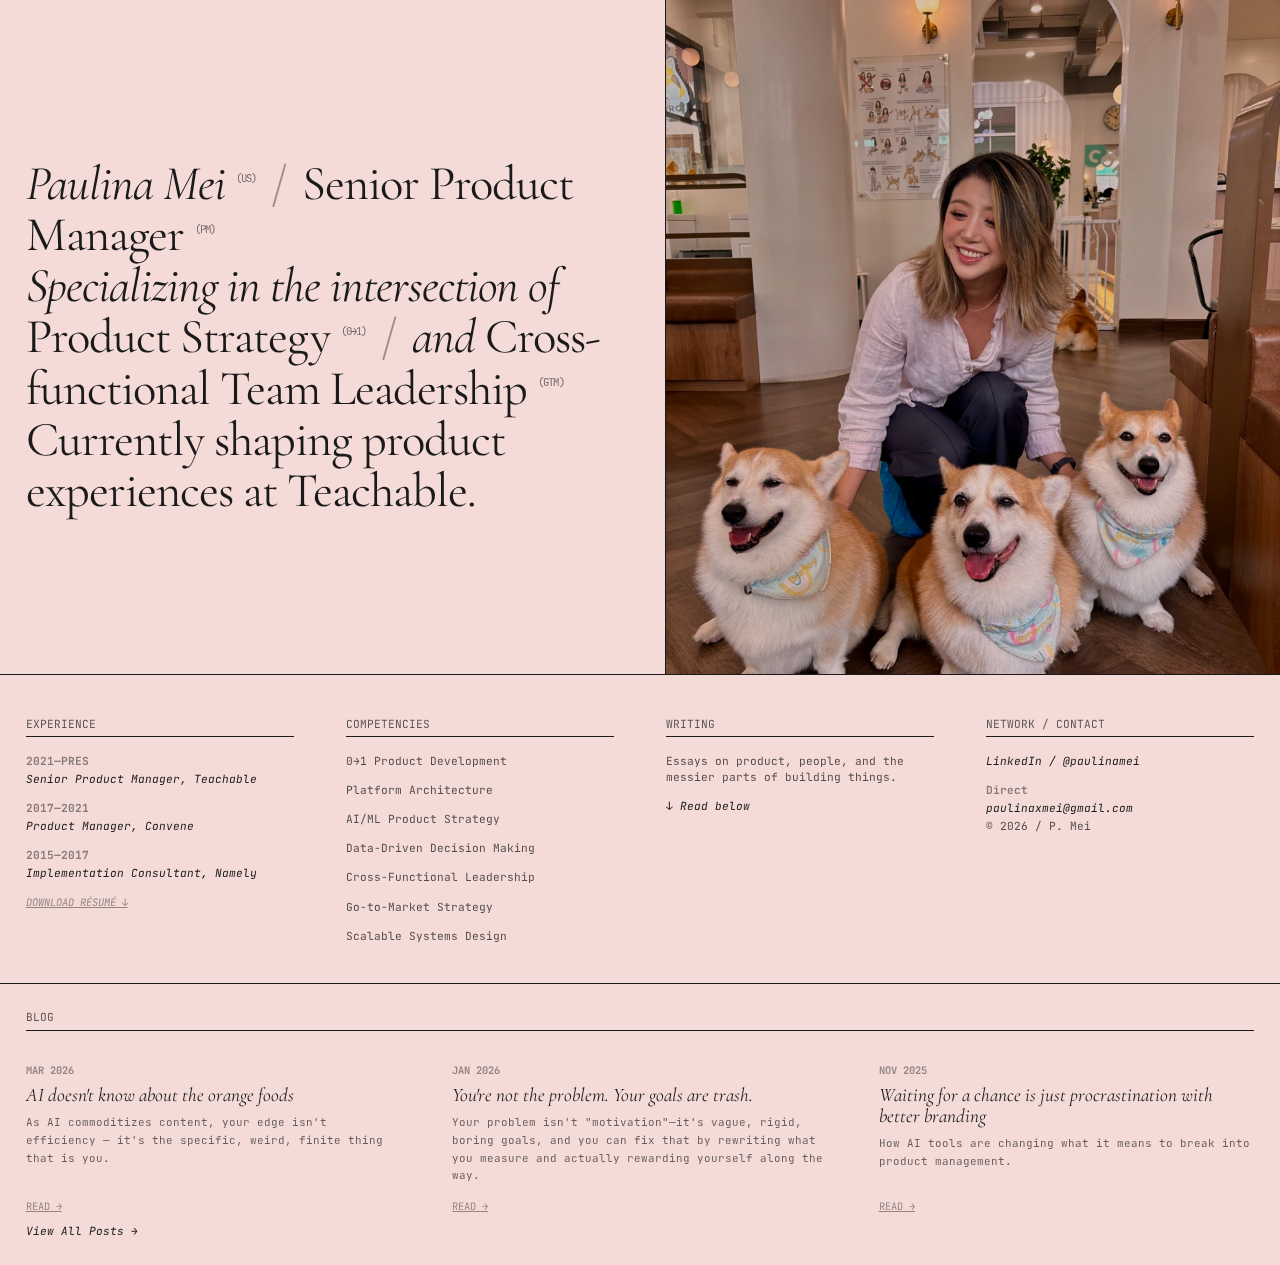
<file: index.html>
<!DOCTYPE html>
<html lang="en">
<head>
    <meta charset="UTF-8">
    <meta name="viewport" content="width=device-width, initial-scale=1.0">
    <meta name="description" content="Paulina Mei - Senior Product Manager at Teachable. Explore my portfolio, resume, and blog.">
    <title>Paulina Mei / Senior Product Manager</title>

    <!-- Favicon -->
    <link rel="icon" type="image/svg+xml" href="favicon.svg">

    <!-- Open Graph / Facebook -->
    <meta property="og:type" content="website">
    <meta property="og:url" content="https://paulinamei.com/">
    <meta property="og:title" content="Paulina Mei | Senior Product Manager">
    <meta property="og:description" content="Senior Product Manager at Teachable. Building products that empower creators and educators. Passionate about user-centered experiences and data-driven decision making.">
    <meta property="og:image" content="https://paulinamei.com/profile.jpg">

    <!-- Twitter -->
    <meta property="twitter:card" content="summary_large_image">
    <meta property="twitter:url" content="https://paulinamei.com/">
    <meta property="twitter:title" content="Paulina Mei | Senior Product Manager">
    <meta property="twitter:description" content="Senior Product Manager at Teachable. Building products that empower creators and educators. Passionate about user-centered experiences and data-driven decision making.">
    <meta property="twitter:image" content="https://paulinamei.com/profile.jpg">

    <!-- Canonical URL -->
    <link rel="canonical" href="https://paulinamei.com/">

    <link rel="preconnect" href="https://fonts.googleapis.com">
    <link rel="preconnect" href="https://fonts.gstatic.com" crossorigin>
    <link href="https://fonts.googleapis.com/css2?family=Cormorant+Garamond:ital,wght@0,400;0,600;1,400;1,600&family=JetBrains+Mono:ital,wght@0,400;0,700;1,400&display=swap" rel="stylesheet">
    <style>
        :root {
            --bg-color: rgb(244, 219, 216);
            --text-color: #1a1a1a;
            --accent-warm: #d9beb9;
            --hover-color: #634d4a;
            --font-primary: 'Cormorant Garamond', serif;
            --font-mono: 'JetBrains Mono', monospace;
            --spacing-unit: 2vw;
        }

        * {
            box-sizing: border-box;
            margin: 0;
            padding: 0;
        }

        body {
            background-color: var(--bg-color);
            color: var(--text-color);
            min-height: 100vh;
            display: flex;
            flex-direction: column;
            -webkit-font-smoothing: antialiased;
            overflow-x: hidden;
        }

        a {
            color: inherit;
            text-decoration: none;
            transition: color 0.1s ease;
        }

        .hero-split {
            display: flex;
            width: 100%;
            height: 75vh;
            border-bottom: 1px solid var(--text-color);
        }

        .hero-left {
            flex: 1;
            padding: var(--spacing-unit);
            display: flex;
            flex-direction: column;
            justify-content: center;
            border-right: 1px solid var(--text-color);
        }

        .hero-right {
            flex: 1;
            background: linear-gradient(135deg, var(--accent-warm) 0%, var(--bg-color) 100%);
            display: flex;
            align-items: flex-end;
            justify-content: center;
            overflow: hidden;
            position: relative;
        }

        .hero-right svg {
            width: 80%;
            height: auto;
            fill: var(--text-color);
            opacity: 0.85;
            mix-blend-mode: multiply;
        }

        .manifesto-intro {
            font-family: var(--font-primary);
            font-size: clamp(1.8rem, 3.8vw, 4.5rem);
            line-height: 1.05;
            letter-spacing: -0.02em;
        }

        .manifesto-intro i {
            font-style: italic;
        }

        .manifesto-intro sup {
            font-family: var(--font-mono);
            font-size: 0.22em;
            vertical-align: super;
            text-transform: uppercase;
            margin-left: 0.1em;
            color: rgba(26, 26, 26, 0.6);
        }

        .slash {
            opacity: 0.4;
            margin: 0 0.1em;
        }

        .index-section {
            padding: var(--spacing-unit);
            font-family: var(--font-mono);
            flex-grow: 1;
        }

        .grid-container {
            display: grid;
            grid-template-columns: repeat(4, 1fr);
            gap: calc(var(--spacing-unit) * 2);
            margin-top: 1rem;
        }

        .grid-col h3 {
            font-size: 0.7rem;
            text-transform: uppercase;
            margin-bottom: 1.5em;
            border-bottom: 1px solid var(--text-color);
            padding-bottom: 0.5em;
            display: block;
            color: rgba(26, 26, 26, 0.7);
            font-family: var(--font-mono);
            font-weight: 400;
        }

        .list-item {
            margin-bottom: 1.2em;
            font-size: 0.7rem;
            line-height: 1.4;
        }

        .list-item .meta {
            font-weight: 700;
            display: block;
            margin-bottom: 0.2em;
            color: rgba(26, 26, 26, 0.5);
        }

        .list-item .title {
            font-style: italic;
            display: block;
        }

        .list-item .desc {
            color: rgba(26, 26, 26, 0.75);
            display: block;
            margin-top: 0.2em;
        }

        .nav-link:hover {
            color: var(--hover-color);
            text-decoration: underline;
        }

        @media (max-width: 1024px) {
            .hero-split { height: auto; flex-direction: column; }
            .hero-right { height: 40vh; border-top: 1px solid var(--text-color); }
            .grid-container { grid-template-columns: repeat(2, 1fr); }
        }

        @media (max-width: 600px) {
            .grid-container { grid-template-columns: 1fr; }
        }

        .blog-section {
            padding: var(--spacing-unit);
            border-top: 1px solid var(--text-color);
            font-family: var(--font-mono);
        }

        .blog-section-header {
            font-size: 0.7rem;
            text-transform: uppercase;
            color: rgba(26, 26, 26, 0.7);
            border-bottom: 1px solid var(--text-color);
            padding-bottom: 0.5em;
            margin-bottom: 2rem;
            font-family: var(--font-mono);
            font-weight: 400;
        }

        .blog-grid {
            display: grid;
            grid-template-columns: repeat(3, 1fr);
            gap: calc(var(--spacing-unit) * 2);
        }

        .blog-card {
            padding-top: 0;
            display: flex;
            flex-direction: column;
            gap: 0.5em;
        }

        .blog-card .blog-meta {
            font-size: 0.65rem;
            font-weight: 700;
            text-transform: uppercase;
            color: rgba(26, 26, 26, 0.45);
        }

        .blog-card .blog-title {
            font-family: var(--font-primary);
            font-style: italic;
            font-size: clamp(1.1rem, 1.5vw, 1.7rem);
            line-height: 1.1;
            color: var(--text-color);
        }

        .blog-card .blog-title:hover {
            color: var(--hover-color);
        }

        .blog-card .blog-desc {
            font-size: 0.68rem;
            line-height: 1.65;
            color: rgba(26, 26, 26, 0.65);
            flex-grow: 1;
        }

        .blog-card .blog-read {
            font-size: 0.65rem;
            text-transform: uppercase;
            text-decoration: underline;
            color: rgba(26,26,26,0.45);
            margin-top: 0.5em;
        }

        .blog-card .blog-read:hover {
            color: var(--hover-color);
        }

        @media (max-width: 900px) {
            .blog-grid { grid-template-columns: 1fr 1fr; }
        }

        @media (max-width: 600px) {
            .blog-grid { grid-template-columns: 1fr; }
        }

        .view-all-link {
            font-style: italic;
            display: inline-block;
            margin-top: 1em;
            font-size: 0.7rem;
            color: inherit;
        }

        .view-all-link:hover {
            color: var(--hover-color);
            text-decoration: underline;
        }
    </style>
</head>
<body>

    <section class="hero-split">
        <div class="hero-left">
            <div class="manifesto-intro">
                <i>Paulina Mei</i> <sup>(US)</sup> <span class="slash">/</span>
                Senior Product Manager <sup>(PM)</sup> <br>
                <i>Specializing in the intersection of</i> Product Strategy <sup>(0→1)</sup> <span class="slash">/</span>
                <i>and</i> Cross-functional Team Leadership <sup>(GTM)</sup> <br>
                Currently shaping product experiences at <a href="https://www.teachable.com/" target="_blank" class="nav-link">Teachable.</a> <sup></sup>
            </div>
        </div>
        <div class="hero-right">
            <img src="profile.jpg" alt="Paulina Mei" style="width:100%;height:100%;object-fit:cover;object-position:center top;mix-blend-mode:multiply;">
        </div>
    </section>

    <main class="index-section" id="cv">
        <div class="grid-container">
            <div class="grid-col">
                <h3>Experience</h3>
                <div class="list-item">
                    <span class="meta">2021—PRES</span>
                    <span class="title">Senior Product Manager, Teachable</span>
                </div>
                <div class="list-item">
                    <span class="meta">2017—2021</span>
                    <span class="title">Product Manager, Convene</span>
                </div>
                <div class="list-item">
                    <span class="meta">2015—2017</span>
                    <span class="title">Implementation Consultant, Namely</span>
                </div>
                <div class="list-item" style="margin-top:1em;">
                    <a href="resume.pdf" download="Paulina_Mei_Resume.pdf" class="title nav-link" style="font-size:0.65rem; text-transform:uppercase; text-decoration:underline; color:rgba(26,26,26,0.45);">Download Résumé ↓</a>
                </div>
            </div>

            <div class="grid-col">
                <h3>Competencies</h3>
                <div class="list-item">
                    <div class="desc">0→1 Product Development</div>
                </div>
                <div class="list-item">
                    <div class="desc">Platform Architecture</div>
                </div>
                <div class="list-item">
                    <div class="desc">AI/ML Product Strategy</div>
                </div>
                <div class="list-item">
                    <div class="desc">Data-Driven Decision Making</div>
                </div>
                <div class="list-item">
                    <div class="desc">Cross-Functional Leadership</div>
                </div>
                <div class="list-item">
                    <div class="desc">Go-to-Market Strategy</div>
                </div>
                <div class="list-item">
                    <div class="desc">Scalable Systems Design</div>
                </div>
            </div>

            <div class="grid-col">
                <h3>Writing</h3>
                <div class="list-item">
                    <span class="desc">Essays on product, people, and the messier parts of building things.</span>
                </div>
                <div class="list-item">
                    <a href="#blog" class="title nav-link">↓ Read below</a>
                </div>
            </div>

            <div class="grid-col">
                <h3>Network / Contact</h3>
                <div class="list-item">
                    <a href="https://www.linkedin.com/in/paulinamei/" target="_blank" class="title nav-link">LinkedIn / @paulinamei</a>
                </div>
                <div class="list-item">
                    <span class="meta">Direct</span>
                    <a href="mailto:paulinaxmei@gmail.com" class="title nav-link">paulinaxmei@gmail.com</a>
                    <span class="desc">&copy; <span id="currentYear"></span> / P. Mei</span>
                </div>
            </div>
        </div>
    </main>

    <section class="blog-section" id="blog">
        <h3 class="blog-section-header">BLOG</h3>
        <div class="blog-grid" id="blogGrid">
            <!-- Dynamically populated from writing-search.js -->
        </div>
        <a href="writing.html" class="view-all-link">View All Posts →</a>
    </section>

    <script src="writing-search.js"></script>
    <script>
        // Auto-update copyright year
        document.getElementById('currentYear').textContent = new Date().getFullYear();

        // Populate blog section with 3 most recent articles
        const blogGrid = document.getElementById('blogGrid');
        if (blogGrid && typeof allArticles !== 'undefined' && typeof formatDate !== 'undefined') {
            const recentArticles = allArticles.slice(0, 3);
            recentArticles.forEach(article => {
                const cardHTML = `
                    <div class="blog-card">
                        <span class="blog-meta">${formatDate(article.date)}</span>
                        <a href="${article.url}" class="blog-title">${article.title}</a>
                        <p class="blog-desc">${article.description}</p>
                        <a href="${article.url}" class="blog-read">Read →</a>
                    </div>
                `;
                blogGrid.insertAdjacentHTML('beforeend', cardHTML);
            });
        }
    </script>

</body>
</html>
</file>
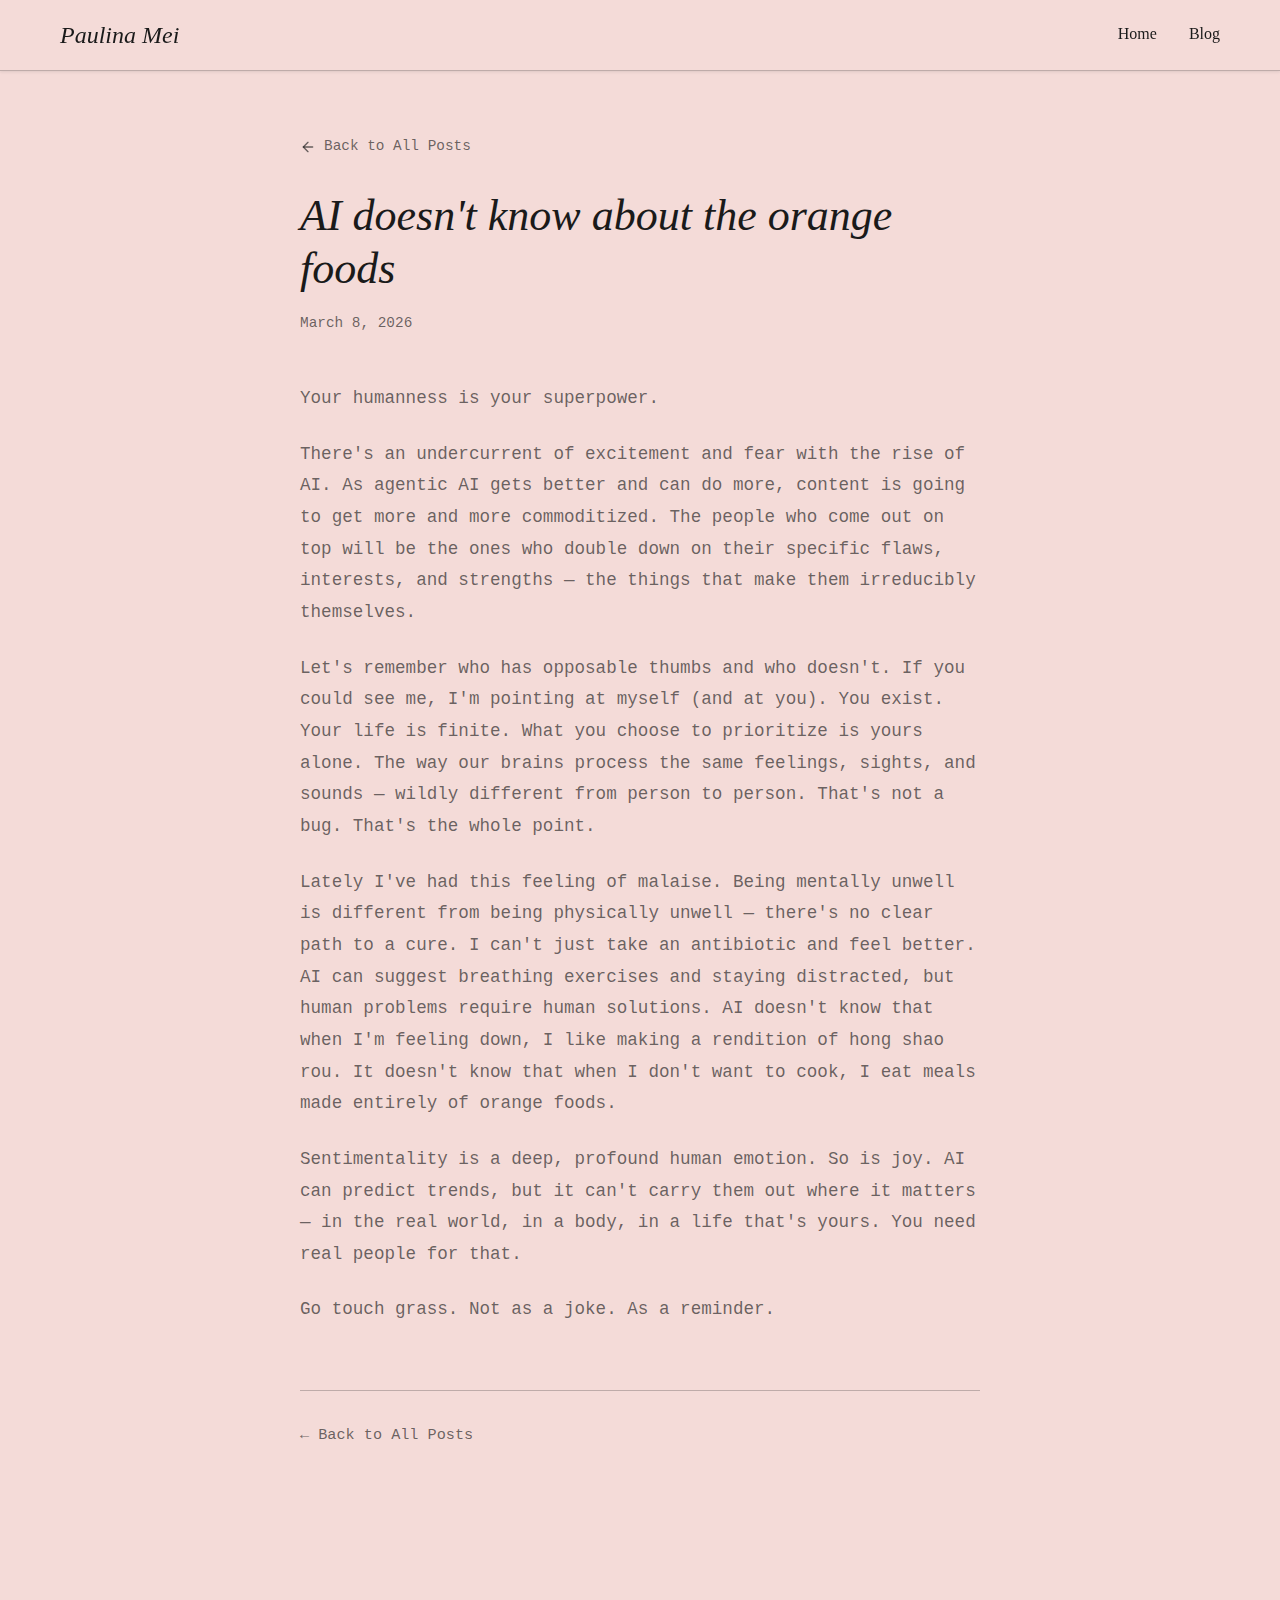
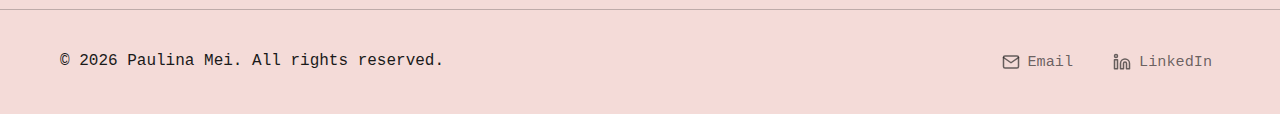
<file: articles/ai-doesnt-know-about-the-orange-foods/index.html>
<!DOCTYPE html>
<html lang="en">
<head>
    <meta charset="UTF-8">
    <meta name="viewport" content="width=device-width, initial-scale=1.0">
    <meta name="description" content="As AI commoditizes content, your edge isn't efficiency — it's the specific, weird, finite thing that is you.">
    <title>AI doesn't know about the orange foods | Paulina Mei</title>

    <!-- Favicon -->
    <link rel="icon" type="image/svg+xml" href="../../favicon.svg">

    <!-- Open Graph / Facebook -->
    <meta property="og:type" content="article">
    <meta property="og:url" content="https://paulinamei.com/articles/ai-doesnt-know-about-the-orange-foods">
    <meta property="og:title" content="AI doesn't know about the orange foods">
    <meta property="og:description" content="As AI commoditizes content, your edge isn't efficiency — it's the specific, weird, finite thing that is you.">
    <meta property="og:image" content="https://paulinamei.com/profile.jpg">
    <meta property="article:published_time" content="2026-03-08T00:00:00Z">
    <meta property="article:author" content="Paulina Mei">

    <!-- Twitter -->
    <meta property="twitter:card" content="summary_large_image">
    <meta property="twitter:url" content="https://paulinamei.com/articles/ai-doesnt-know-about-the-orange-foods">
    <meta property="twitter:title" content="AI doesn't know about the orange foods">
    <meta property="twitter:description" content="As AI commoditizes content, your edge isn't efficiency — it's the specific, weird, finite thing that is you.">
    <meta property="twitter:image" content="https://paulinamei.com/profile.jpg">

    <!-- Canonical URL -->
    <link rel="canonical" href="https://paulinamei.com/articles/ai-doesnt-know-about-the-orange-foods">

    <link rel="stylesheet" href="../../styles.css">
</head>
<body>
    <!-- Navigation -->
    <nav class="navbar" role="navigation" aria-label="Main navigation">
        <div class="container">
            <a href="../../index.html" class="logo">Paulina Mei</a>
            <ul class="nav-menu">
                <li><a href="../../index.html" class="nav-link">Home</a></li>
                <li><a href="../../writing.html" class="nav-link">Blog</a></li>
            </ul>
            <button class="hamburger" aria-label="Toggle navigation menu" aria-expanded="false">
                <span class="bar"></span>
                <span class="bar"></span>
                <span class="bar"></span>
            </button>
        </div>
    </nav>

    <!-- Article Content -->
    <article class="article-page">
        <div class="container">
            <header class="article-header">
                <a href="../../writing.html" class="back-link">
                    <svg xmlns="http://www.w3.org/2000/svg" width="16" height="16" viewBox="0 0 24 24" fill="none" stroke="currentColor" stroke-width="2" stroke-linecap="round" stroke-linejoin="round">
                        <line x1="19" y1="12" x2="5" y2="12"></line>
                        <polyline points="12 19 5 12 12 5"></polyline>
                    </svg>
                    Back to All Posts
                </a>
                <h1 class="article-title">AI doesn't know about the orange foods</h1>
                <div class="article-meta">
                    <time datetime="2026-03-08">March 8, 2026</time>
                </div>
            </header>

            <div class="article-content">
                <p>Your humanness is your superpower.</p>

                <p>There's an undercurrent of excitement and fear with the rise of AI. As agentic AI gets better and can do more, content is going to get more and more commoditized. The people who come out on top will be the ones who double down on their specific flaws, interests, and strengths — the things that make them irreducibly themselves.</p>

                <p>Let's remember who has opposable thumbs and who doesn't. If you could see me, I'm pointing at myself (and at you). You exist. Your life is finite. What you choose to prioritize is yours alone. The way our brains process the same feelings, sights, and sounds — wildly different from person to person. That's not a bug. That's the whole point.</p>

                <p>Lately I've had this feeling of malaise. Being mentally unwell is different from being physically unwell — there's no clear path to a cure. I can't just take an antibiotic and feel better. AI can suggest breathing exercises and staying distracted, but human problems require human solutions. AI doesn't know that when I'm feeling down, I like making a rendition of hong shao rou. It doesn't know that when I don't want to cook, I eat meals made entirely of orange foods.</p>

                <p>Sentimentality is a deep, profound human emotion. So is joy. AI can predict trends, but it can't carry them out where it matters — in the real world, in a body, in a life that's yours. You need real people for that.</p>

                <p>Go touch grass. Not as a joke. As a reminder.</p>
            </div>

            <footer class="article-footer">
                <a href="../../writing.html" class="back-link-footer">← Back to All Posts</a>
            </footer>
        </div>
    </article>

    <!-- Footer -->
    <footer class="footer">
        <div class="container">
            <div class="footer-content">
                <p>&copy; <span id="currentYear"></span> Paulina Mei. All rights reserved.</p>
                <div class="social-links">
                    <a href="mailto:paulinaxmei@gmail.com" class="social-link" aria-label="Email Paulina Mei">
                        <svg xmlns="http://www.w3.org/2000/svg" width="18" height="18" viewBox="0 0 24 24" fill="none" stroke="currentColor" stroke-width="2" stroke-linecap="round" stroke-linejoin="round">
                            <path d="M4 4h16c1.1 0 2 .9 2 2v12c0 1.1-.9 2-2 2H4c-1.1 0-2-.9-2-2V6c0-1.1.9-2 2-2z"></path>
                            <polyline points="22,6 12,13 2,6"></polyline>
                        </svg>
                        Email
                    </a>
                    <a href="https://www.linkedin.com/in/paulinamei/" target="_blank" rel="noopener noreferrer" class="social-link" aria-label="LinkedIn Profile">
                        <svg xmlns="http://www.w3.org/2000/svg" width="18" height="18" viewBox="0 0 24 24" fill="none" stroke="currentColor" stroke-width="2" stroke-linecap="round" stroke-linejoin="round">
                            <path d="M16 8a6 6 0 0 1 6 6v7h-4v-7a2 2 0 0 0-2-2 2 2 0 0 0-2 2v7h-4v-7a6 6 0 0 1 6-6z"></path>
                            <rect x="2" y="9" width="4" height="12"></rect>
                            <circle cx="4" cy="4" r="2"></circle>
                        </svg>
                        LinkedIn
                    </a>
                </div>
            </div>
        </div>
    </footer>

    <script src="../../auto-meta.js"></script>
    <script src="../../script.js"></script>
    <script>
        // Auto-update copyright year
        document.getElementById('currentYear').textContent = new Date().getFullYear();
    </script>
</body>
</html>
</file>
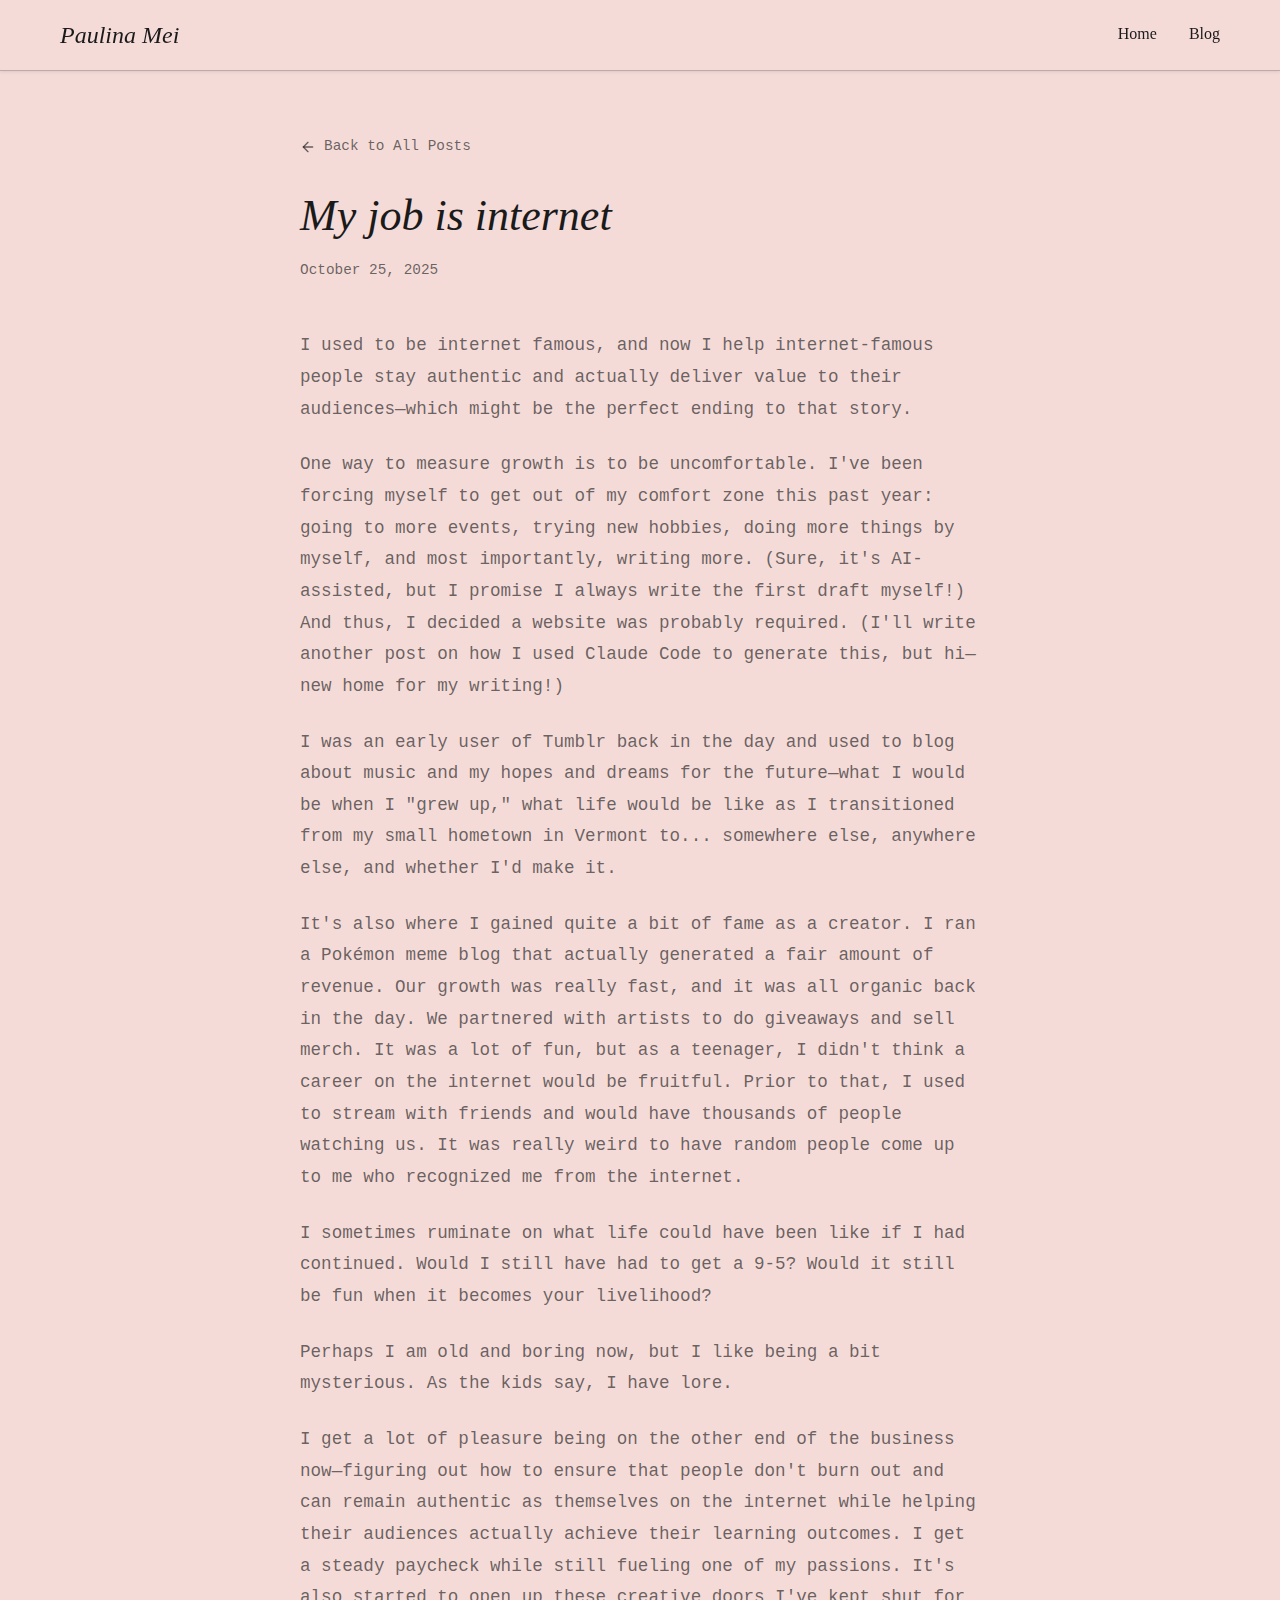
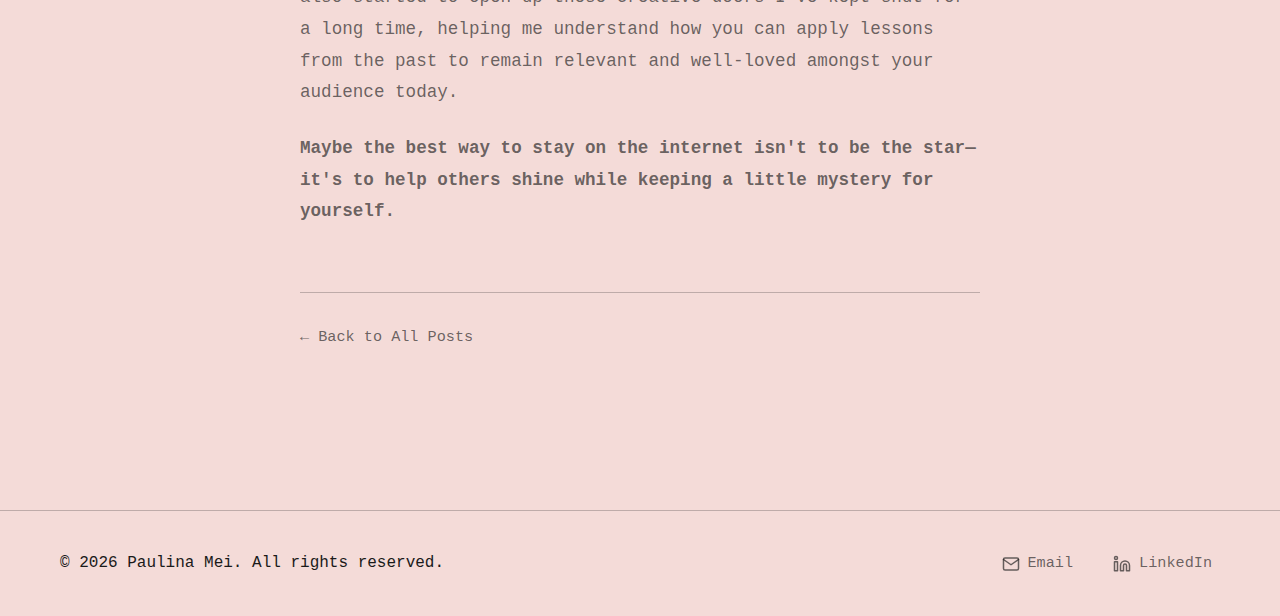
<file: articles/my-job-is-internet/index.html>
<!DOCTYPE html>
<html lang="en">
<head>
    <meta charset="UTF-8">
    <meta name="viewport" content="width=device-width, initial-scale=1.0">
    <meta name="description" content="I used to be internet famous, and now I help other people become internet famous—which might be the perfect ending to that story.">
    <title>My job is internet | Paulina Mei</title>

    <!-- Favicon -->
    <link rel="icon" type="image/svg+xml" href="../../favicon.svg">

    <!-- Open Graph / Facebook -->
    <meta property="og:type" content="article">
    <meta property="og:url" content="https://paulinamei.com/articles/my-job-is-internet">
    <meta property="og:title" content="My job is internet">
    <meta property="og:description" content="I used to be internet famous, and now I help other people become internet famous—which might be the perfect ending to that story.">
    <meta property="og:image" content="https://paulinamei.com/profile.jpg">
    <meta property="article:published_time" content="2025-10-26T00:00:00Z">
    <meta property="article:author" content="Paulina Mei">

    <!-- Twitter -->
    <meta property="twitter:card" content="summary_large_image">
    <meta property="twitter:url" content="https://paulinamei.com/articles/my-job-is-internet">
    <meta property="twitter:title" content="My job is internet">
    <meta property="twitter:description" content="I used to be internet famous, and now I help other people become internet famous—which might be the perfect ending to that story.">
    <meta property="twitter:image" content="https://paulinamei.com/profile.jpg">

    <!-- Canonical URL -->
    <link rel="canonical" href="https://paulinamei.com/articles/my-job-is-internet">

    <link rel="stylesheet" href="../../styles.css">
</head>
<body>
    <!-- Navigation -->
    <nav class="navbar" role="navigation" aria-label="Main navigation">
        <div class="container">
            <a href="../../index.html" class="logo">Paulina Mei</a>
            <ul class="nav-menu">
                <li><a href="../../index.html" class="nav-link">Home</a></li>
                <li><a href="../../writing.html" class="nav-link">Blog</a></li>
            </ul>
            <button class="hamburger" aria-label="Toggle navigation menu" aria-expanded="false">
                <span class="bar"></span>
                <span class="bar"></span>
                <span class="bar"></span>
            </button>
        </div>
    </nav>

    <!-- Article Content -->
    <article class="article-page">
        <div class="container">
            <header class="article-header">
                <a href="../../writing.html" class="back-link">
                    <svg xmlns="http://www.w3.org/2000/svg" width="16" height="16" viewBox="0 0 24 24" fill="none" stroke="currentColor" stroke-width="2" stroke-linecap="round" stroke-linejoin="round">
                        <line x1="19" y1="12" x2="5" y2="12"></line>
                        <polyline points="12 19 5 12 12 5"></polyline>
                    </svg>
                    Back to All Posts
                </a>
                <h1 class="article-title">My job is internet</h1>
                <div class="article-meta">
                    <time datetime="2025-10-26">October 25, 2025</time>
                </div>
            </header>

            <div class="article-content">
                <p>I used to be internet famous, and now I help internet-famous people stay authentic and actually deliver value to their audiences—which might be the perfect ending to that story.</p>

                <p>One way to measure growth is to be uncomfortable. I've been forcing myself to get out of my comfort zone this past year: going to more events, trying new hobbies, doing more things by myself, and most importantly, writing more. (Sure, it's AI-assisted, but I promise I always write the first draft myself!) And thus, I decided a website was probably required. (I'll write another post on how I used Claude Code to generate this, but hi—new home for my writing!)</p>

                <p>I was an early user of Tumblr back in the day and used to blog about music and my hopes and dreams for the future—what I would be when I "grew up," what life would be like as I transitioned from my small hometown in Vermont to... somewhere else, anywhere else, and whether I'd make it.</p>

                <p>It's also where I gained quite a bit of fame as a creator. I ran a Pokémon meme blog that actually generated a fair amount of revenue. Our growth was really fast, and it was all organic back in the day. We partnered with artists to do giveaways and sell merch. It was a lot of fun, but as a teenager, I didn't think a career on the internet would be fruitful. Prior to that, I used to stream with friends and would have thousands of people watching us. It was really weird to have random people come up to me who recognized me from the internet.</p>

                <p>I sometimes ruminate on what life could have been like if I had continued. Would I still have had to get a 9-5? Would it still be fun when it becomes your livelihood?</p>

                <p>Perhaps I am old and boring now, but I like being a bit mysterious. As the kids say, I have lore.</p>

                <p>I get a lot of pleasure being on the other end of the business now—figuring out how to ensure that people don't burn out and can remain authentic as themselves on the internet while helping their audiences actually achieve their learning outcomes. I get a steady paycheck while still fueling one of my passions. It's also started to open up these creative doors I've kept shut for a long time, helping me understand how you can apply lessons from the past to remain relevant and well-loved amongst your audience today.</p>

                <p><strong>Maybe the best way to stay on the internet isn't to be the star—it's to help others shine while keeping a little mystery for yourself.</strong></p>
            </div>

            <footer class="article-footer">
                <a href="../../writing.html" class="back-link-footer">← Back to All Posts</a>
            </footer>
        </div>
    </article>

    <!-- Footer -->
    <footer class="footer">
        <div class="container">
            <div class="footer-content">
                <p>&copy; <span id="currentYear"></span> Paulina Mei. All rights reserved.</p>
                <div class="social-links">
                    <a href="mailto:paulinaxmei@gmail.com" class="social-link" aria-label="Email Paulina Mei">
                        <svg xmlns="http://www.w3.org/2000/svg" width="18" height="18" viewBox="0 0 24 24" fill="none" stroke="currentColor" stroke-width="2" stroke-linecap="round" stroke-linejoin="round">
                            <path d="M4 4h16c1.1 0 2 .9 2 2v12c0 1.1-.9 2-2 2H4c-1.1 0-2-.9-2-2V6c0-1.1.9-2 2-2z"></path>
                            <polyline points="22,6 12,13 2,6"></polyline>
                        </svg>
                        Email
                    </a>
                    <a href="https://www.linkedin.com/in/paulinamei/" target="_blank" rel="noopener noreferrer" class="social-link" aria-label="LinkedIn Profile">
                        <svg xmlns="http://www.w3.org/2000/svg" width="18" height="18" viewBox="0 0 24 24" fill="none" stroke="currentColor" stroke-width="2" stroke-linecap="round" stroke-linejoin="round">
                            <path d="M16 8a6 6 0 0 1 6 6v7h-4v-7a2 2 0 0 0-2-2 2 2 0 0 0-2 2v7h-4v-7a6 6 0 0 1 6-6z"></path>
                            <rect x="2" y="9" width="4" height="12"></rect>
                            <circle cx="4" cy="4" r="2"></circle>
                        </svg>
                        LinkedIn
                    </a>
                </div>
            </div>
        </div>
    </footer>

    <script src="../../auto-meta.js"></script>
    <script src="../../script.js"></script>
    <script>
        // Auto-update copyright year
        document.getElementById('currentYear').textContent = new Date().getFullYear();
    </script>
</body>
</html>
</file>
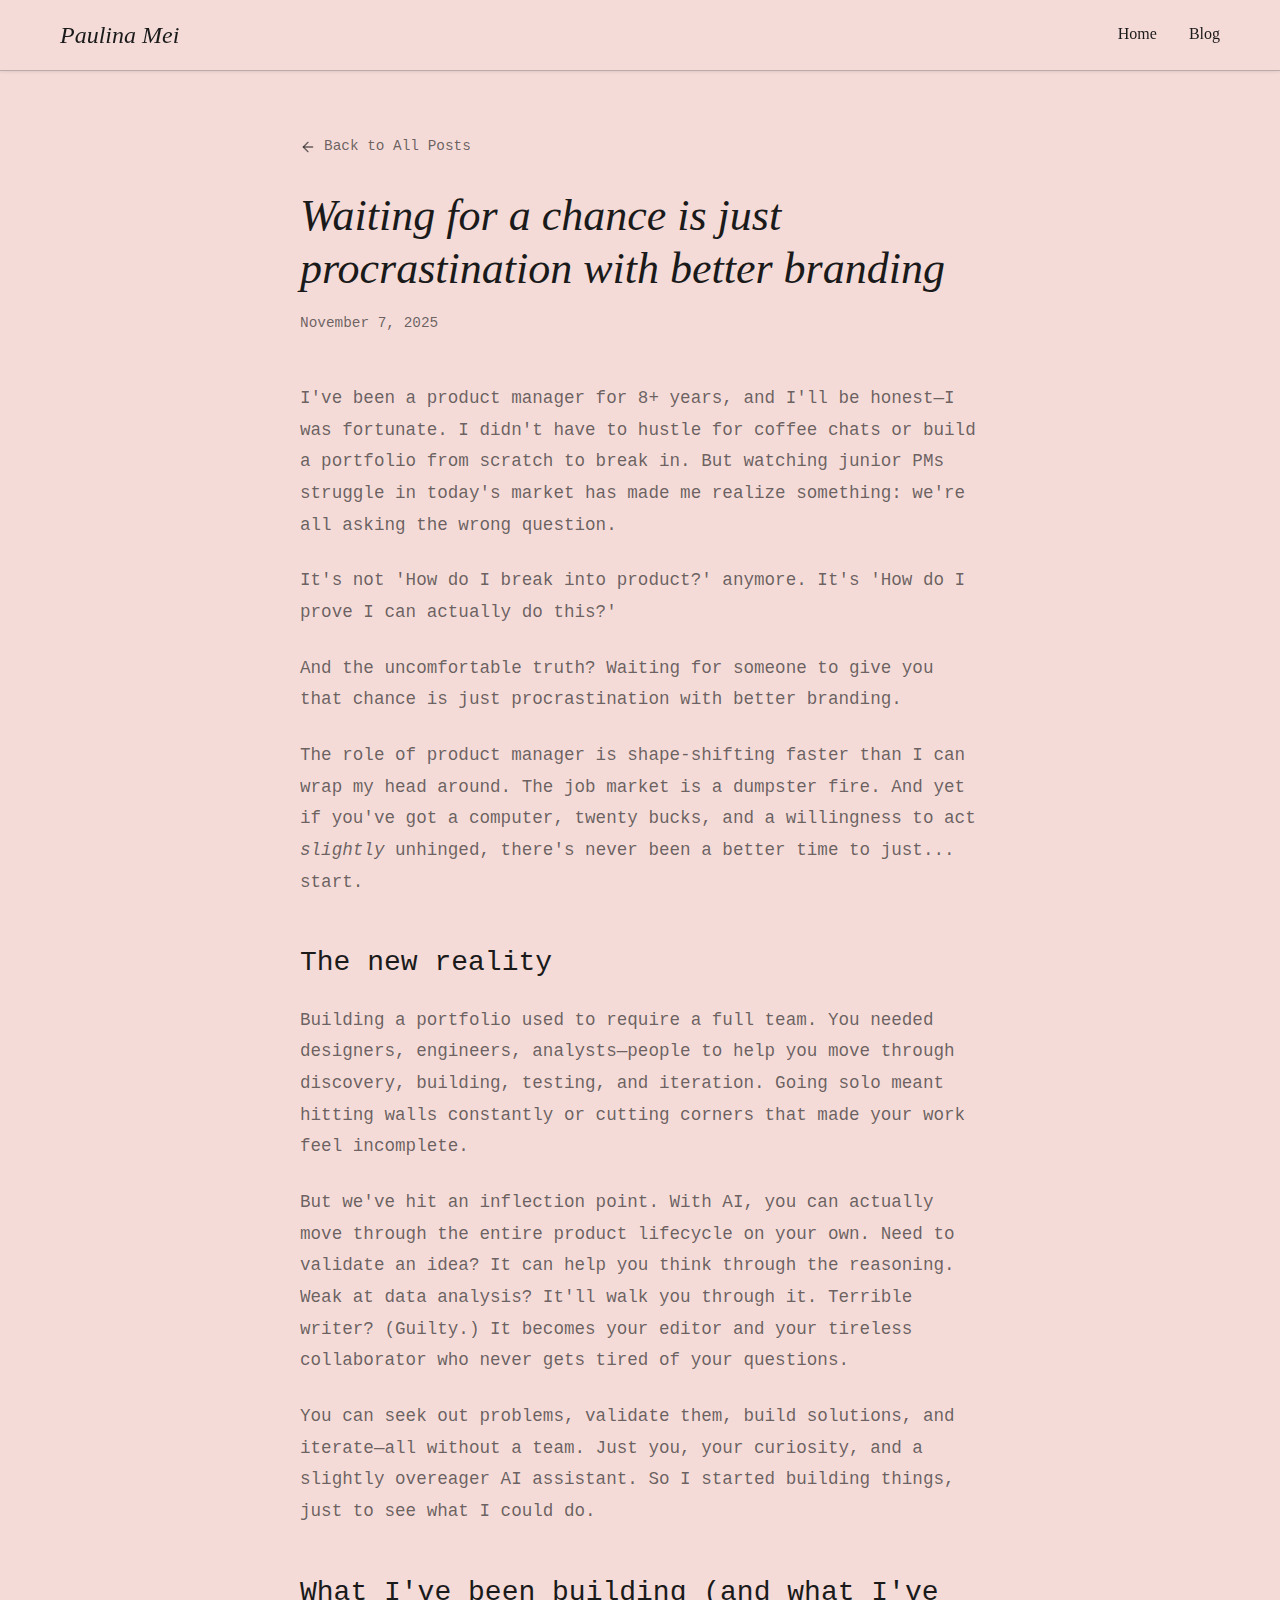
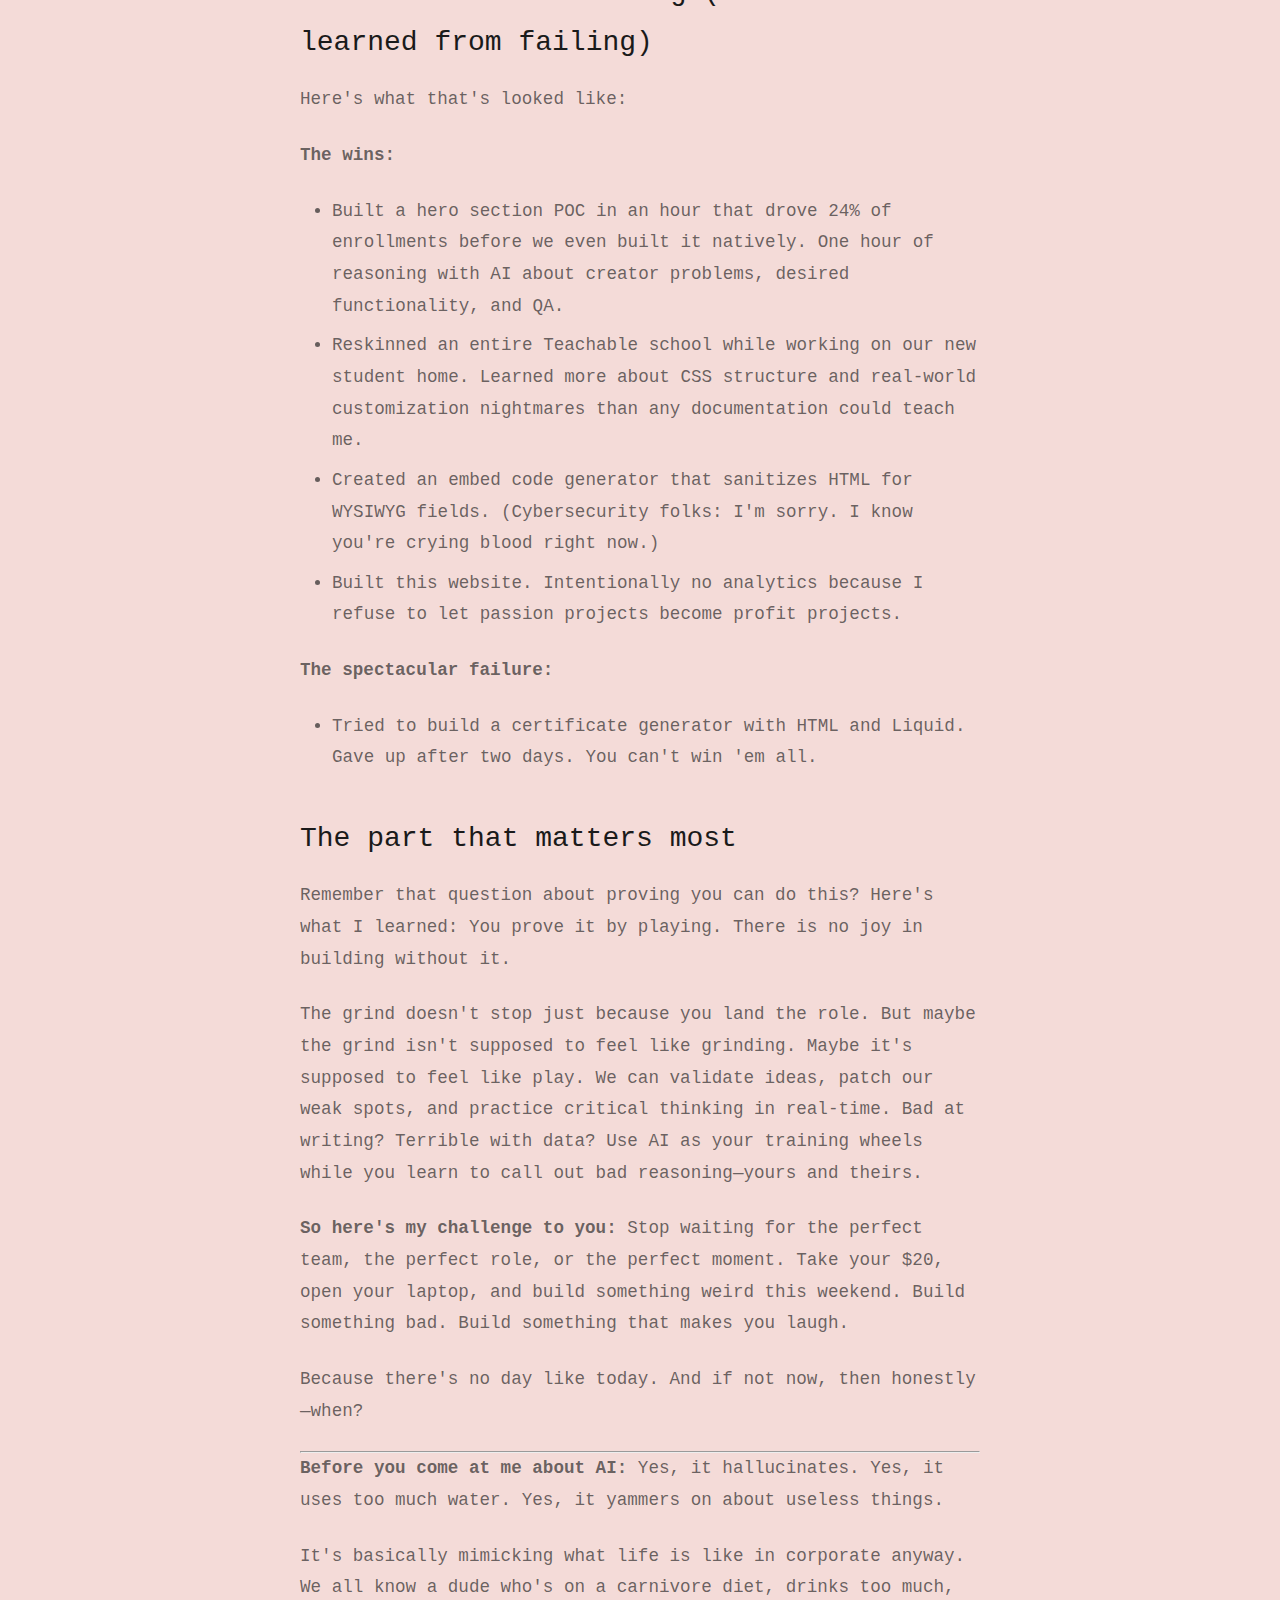
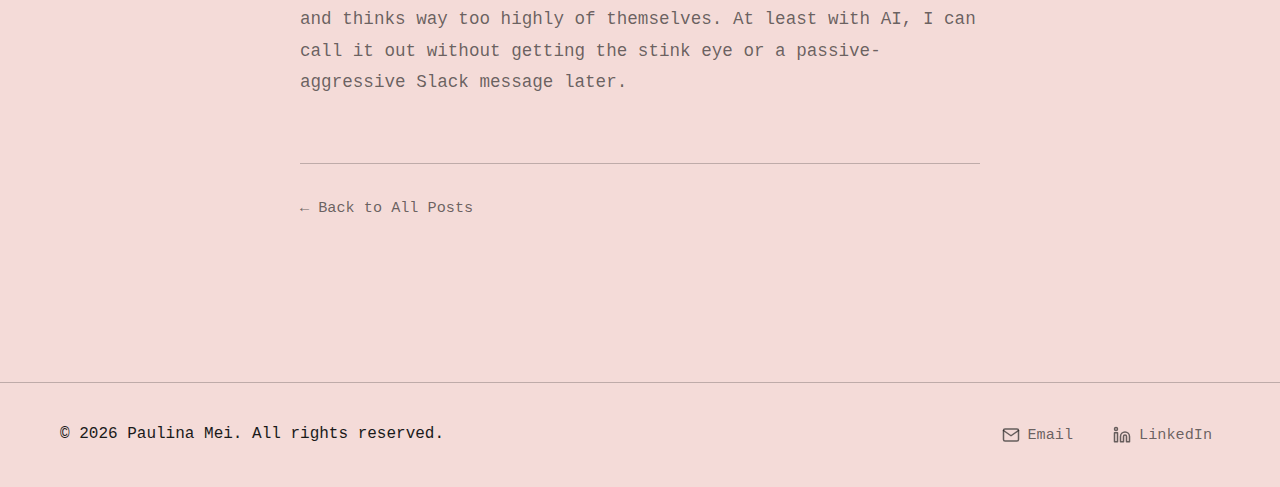
<file: articles/waiting-for-a-chance/index.html>
<!DOCTYPE html>
<html lang="en">
<head>
    <meta charset="UTF-8">
    <meta name="viewport" content="width=device-width, initial-scale=1.0">
    <meta name="description" content="Waiting for someone to give you that chance is just procrastination with better branding. How AI tools are changing what it means to break into product management.">
    <title>Waiting for a chance is just procrastination with better branding | Paulina Mei</title>

    <!-- Favicon -->
    <link rel="icon" type="image/svg+xml" href="../../favicon.svg">

    <!-- Open Graph / Facebook -->
    <meta property="og:type" content="article">
    <meta property="og:url" content="https://paulinamei.com/articles/waiting-for-a-chance">
    <meta property="og:title" content="Waiting for a chance is just procrastination with better branding">
    <meta property="og:description" content="Waiting for someone to give you that chance is just procrastination with better branding. How AI tools are changing what it means to break into product management.">
    <meta property="og:image" content="https://paulinamei.com/profile.jpg">
    <meta property="article:published_time" content="2025-11-07T00:00:00Z">
    <meta property="article:author" content="Paulina Mei">

    <!-- Twitter -->
    <meta property="twitter:card" content="summary_large_image">
    <meta property="twitter:url" content="https://paulinamei.com/articles/waiting-for-a-chance">
    <meta property="twitter:title" content="Waiting for a chance is just procrastination with better branding">
    <meta property="twitter:description" content="Waiting for someone to give you that chance is just procrastination with better branding. How AI tools are changing what it means to break into product management.">
    <meta property="twitter:image" content="https://paulinamei.com/profile.jpg">

    <!-- Canonical URL -->
    <link rel="canonical" href="https://paulinamei.com/articles/waiting-for-a-chance">

    <link rel="stylesheet" href="../../styles.css">
</head>
<body>
    <!-- Navigation -->
    <nav class="navbar" role="navigation" aria-label="Main navigation">
        <div class="container">
            <a href="../../index.html" class="logo">Paulina Mei</a>
            <ul class="nav-menu">
                <li><a href="../../index.html" class="nav-link">Home</a></li>
                <li><a href="../../writing.html" class="nav-link">Blog</a></li>
            </ul>
            <button class="hamburger" aria-label="Toggle navigation menu" aria-expanded="false">
                <span class="bar"></span>
                <span class="bar"></span>
                <span class="bar"></span>
            </button>
        </div>
    </nav>

    <!-- Article Content -->
    <article class="article-page">
        <div class="container">
            <header class="article-header">
                <a href="../../writing.html" class="back-link">
                    <svg xmlns="http://www.w3.org/2000/svg" width="16" height="16" viewBox="0 0 24 24" fill="none" stroke="currentColor" stroke-width="2" stroke-linecap="round" stroke-linejoin="round">
                        <line x1="19" y1="12" x2="5" y2="12"></line>
                        <polyline points="12 19 5 12 12 5"></polyline>
                    </svg>
                    Back to All Posts
                </a>
                <h1 class="article-title">Waiting for a chance is just procrastination with better branding</h1>
                <div class="article-meta">
                    <time datetime="2025-11-07">November 7, 2025</time>
                </div>
            </header>

            <div class="article-content">
                <p>I've been a product manager for 8+ years, and I'll be honest—I was fortunate. I didn't have to hustle for coffee chats or build a portfolio from scratch to break in. But watching junior PMs struggle in today's market has made me realize something: we're all asking the wrong question.</p>

                <p>It's not 'How do I break into product?' anymore. It's 'How do I prove I can actually do this?'</p>

                <p>And the uncomfortable truth? Waiting for someone to give you that chance is just procrastination with better branding.</p>

                <p>The role of product manager is shape-shifting faster than I can wrap my head around. The job market is a dumpster fire. And yet if you've got a computer, twenty bucks, and a willingness to act <em>slightly</em> unhinged, there's never been a better time to just... start.</p>

                <h2>The new reality</h2>

                <p>Building a portfolio used to require a full team. You needed designers, engineers, analysts—people to help you move through discovery, building, testing, and iteration. Going solo meant hitting walls constantly or cutting corners that made your work feel incomplete.</p>

                <p>But we've hit an inflection point. With AI, you can actually move through the entire product lifecycle on your own. Need to validate an idea? It can help you think through the reasoning. Weak at data analysis? It'll walk you through it. Terrible writer? (Guilty.) It becomes your editor and your tireless collaborator who never gets tired of your questions.</p>

                <p>You can seek out problems, validate them, build solutions, and iterate—all without a team. Just you, your curiosity, and a slightly overeager AI assistant. So I started building things, just to see what I could do.</p>

                <h2>What I've been building (and what I've learned from failing)</h2>

                <p>Here's what that's looked like:</p>

                <p><strong>The wins:</strong></p>

                <ul>
                    <li>Built a hero section POC in an hour that drove 24% of enrollments before we even built it natively. One hour of reasoning with AI about creator problems, desired functionality, and QA.</li>
                    <li>Reskinned an entire Teachable school while working on our new student home. Learned more about CSS structure and real-world customization nightmares than any documentation could teach me.</li>
                    <li>Created an embed code generator that sanitizes HTML for WYSIWYG fields. (Cybersecurity folks: I'm sorry. I know you're crying blood right now.)</li>
                    <li>Built this website. Intentionally no analytics because I refuse to let passion projects become profit projects.</li>
                </ul>

                <p><strong>The spectacular failure:</strong></p>

                <ul>
                    <li>Tried to build a certificate generator with HTML and Liquid. Gave up after two days. You can't win 'em all.</li>
                </ul>

                <h2>The part that matters most</h2>

                <p>Remember that question about proving you can do this? Here's what I learned: You prove it by playing. There is no joy in building without it.</p>

                <p>The grind doesn't stop just because you land the role. But maybe the grind isn't supposed to feel like grinding. Maybe it's supposed to feel like play. We can validate ideas, patch our weak spots, and practice critical thinking in real-time. Bad at writing? Terrible with data? Use AI as your training wheels while you learn to call out bad reasoning—yours and theirs.</p>

                <p><strong>So here's my challenge to you:</strong> Stop waiting for the perfect team, the perfect role, or the perfect moment. Take your $20, open your laptop, and build something weird this weekend. Build something bad. Build something that makes you laugh.</p>

                <p>Because there's no day like today. And if not now, then honestly—when?</p>

                <hr>

                <p><strong>Before you come at me about AI:</strong> Yes, it hallucinates. Yes, it uses too much water. Yes, it yammers on about useless things.</p>

                <p>It's basically mimicking what life is like in corporate anyway. We all know a dude who's on a carnivore diet, drinks too much, and thinks way too highly of themselves. At least with AI, I can call it out without getting the stink eye or a passive-aggressive Slack message later.</p>
            </div>

            <footer class="article-footer">
                <a href="../../writing.html" class="back-link-footer">← Back to All Posts</a>
            </footer>
        </div>
    </article>

    <!-- Footer -->
    <footer class="footer">
        <div class="container">
            <div class="footer-content">
                <p>&copy; <span id="currentYear"></span> Paulina Mei. All rights reserved.</p>
                <div class="social-links">
                    <a href="mailto:paulinaxmei@gmail.com" class="social-link" aria-label="Email Paulina Mei">
                        <svg xmlns="http://www.w3.org/2000/svg" width="18" height="18" viewBox="0 0 24 24" fill="none" stroke="currentColor" stroke-width="2" stroke-linecap="round" stroke-linejoin="round">
                            <path d="M4 4h16c1.1 0 2 .9 2 2v12c0 1.1-.9 2-2 2H4c-1.1 0-2-.9-2-2V6c0-1.1.9-2 2-2z"></path>
                            <polyline points="22,6 12,13 2,6"></polyline>
                        </svg>
                        Email
                    </a>
                    <a href="https://www.linkedin.com/in/paulinamei/" target="_blank" rel="noopener noreferrer" class="social-link" aria-label="LinkedIn Profile">
                        <svg xmlns="http://www.w3.org/2000/svg" width="18" height="18" viewBox="0 0 24 24" fill="none" stroke="currentColor" stroke-width="2" stroke-linecap="round" stroke-linejoin="round">
                            <path d="M16 8a6 6 0 0 1 6 6v7h-4v-7a2 2 0 0 0-2-2 2 2 0 0 0-2 2v7h-4v-7a6 6 0 0 1 6-6z"></path>
                            <rect x="2" y="9" width="4" height="12"></rect>
                            <circle cx="4" cy="4" r="2"></circle>
                        </svg>
                        LinkedIn
                    </a>
                </div>
            </div>
        </div>
    </footer>

    <script src="../../auto-meta.js"></script>
    <script src="../../script.js"></script>
    <script>
        // Auto-update copyright year
        document.getElementById('currentYear').textContent = new Date().getFullYear();
    </script>
</body>
</html>
</file>
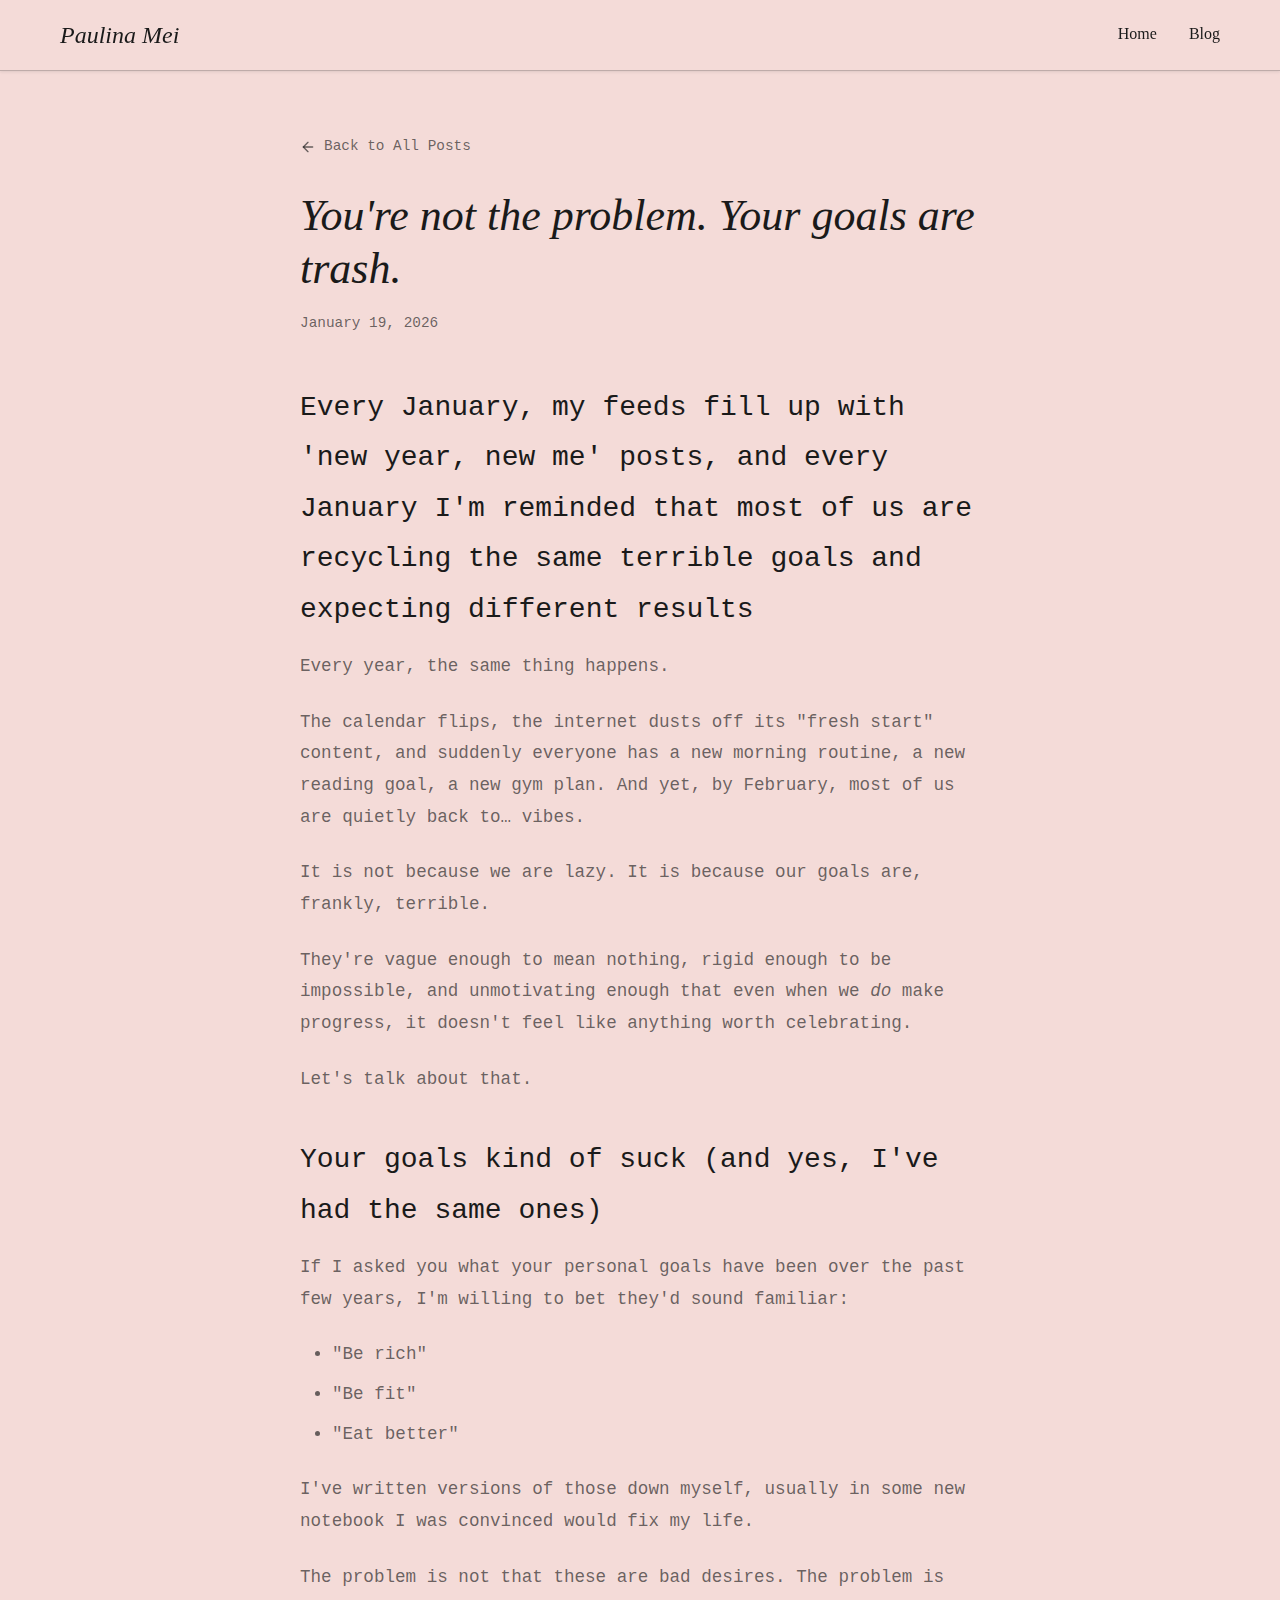
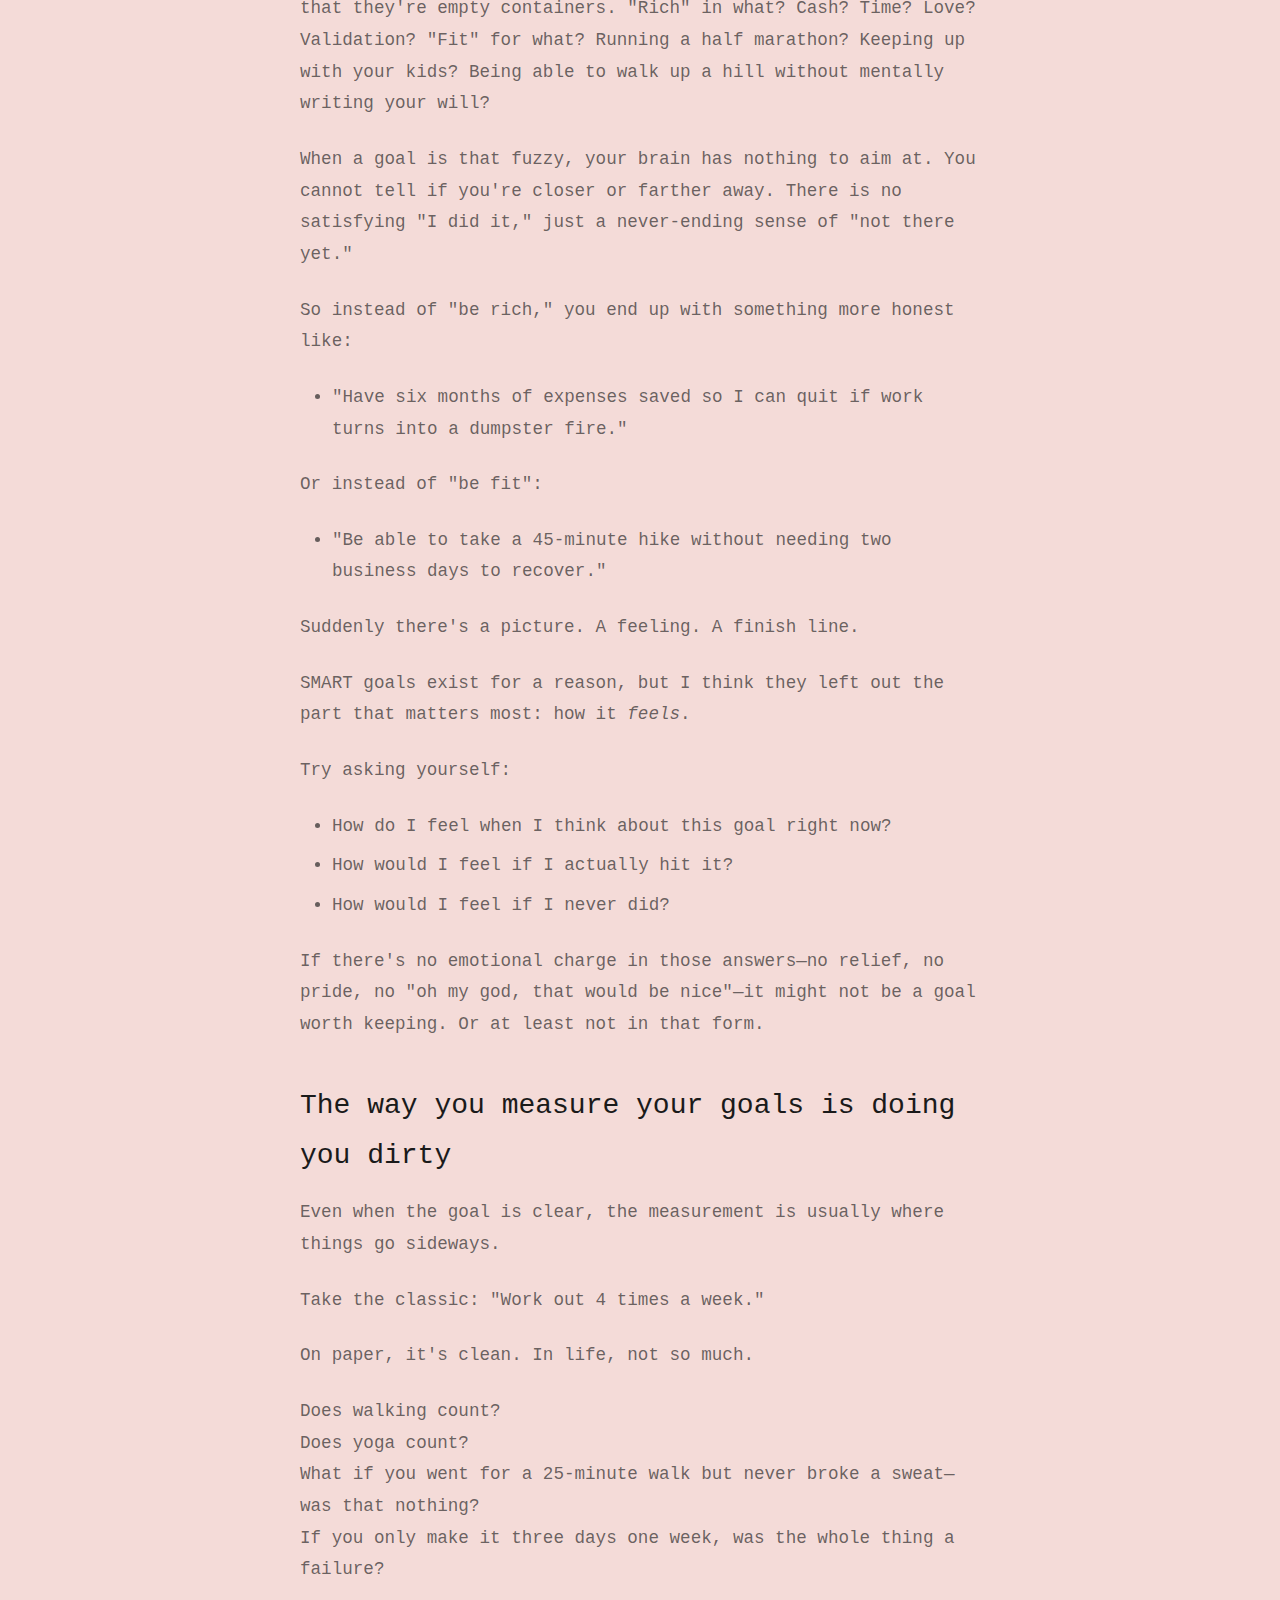
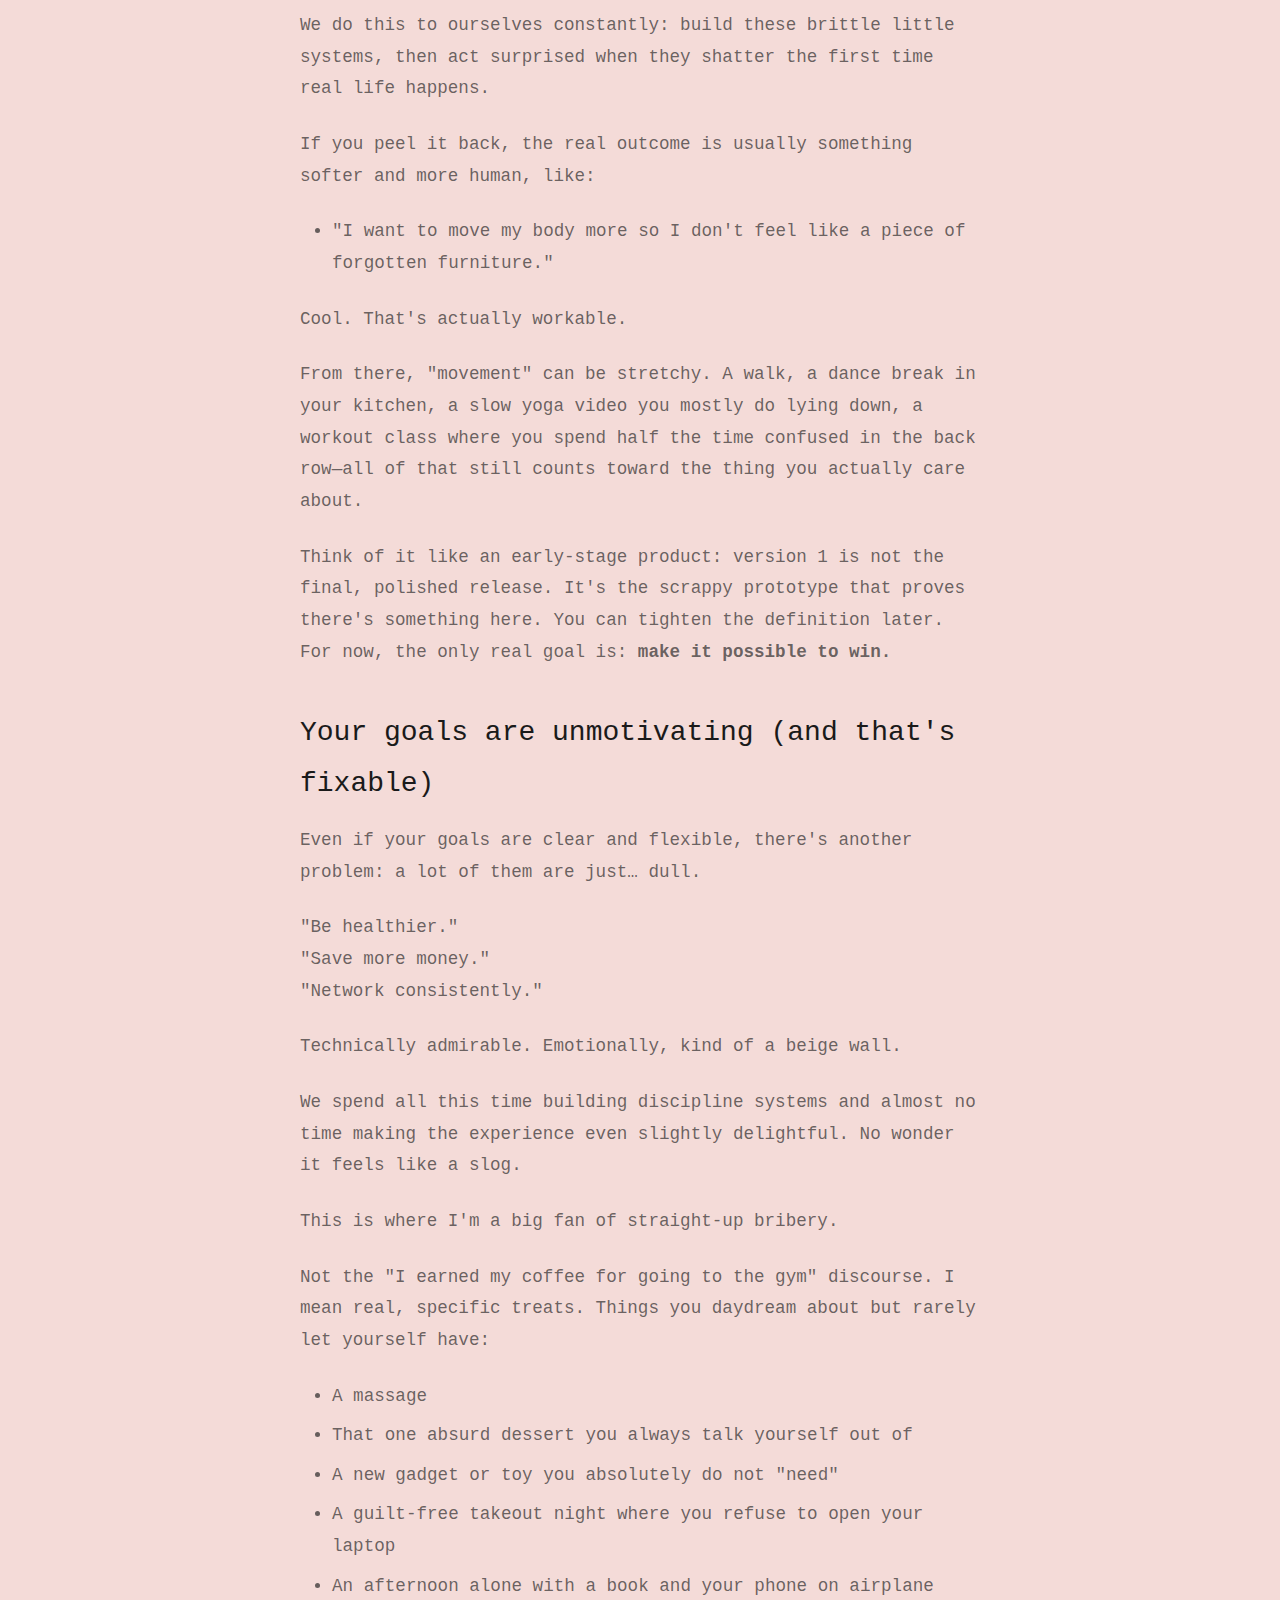
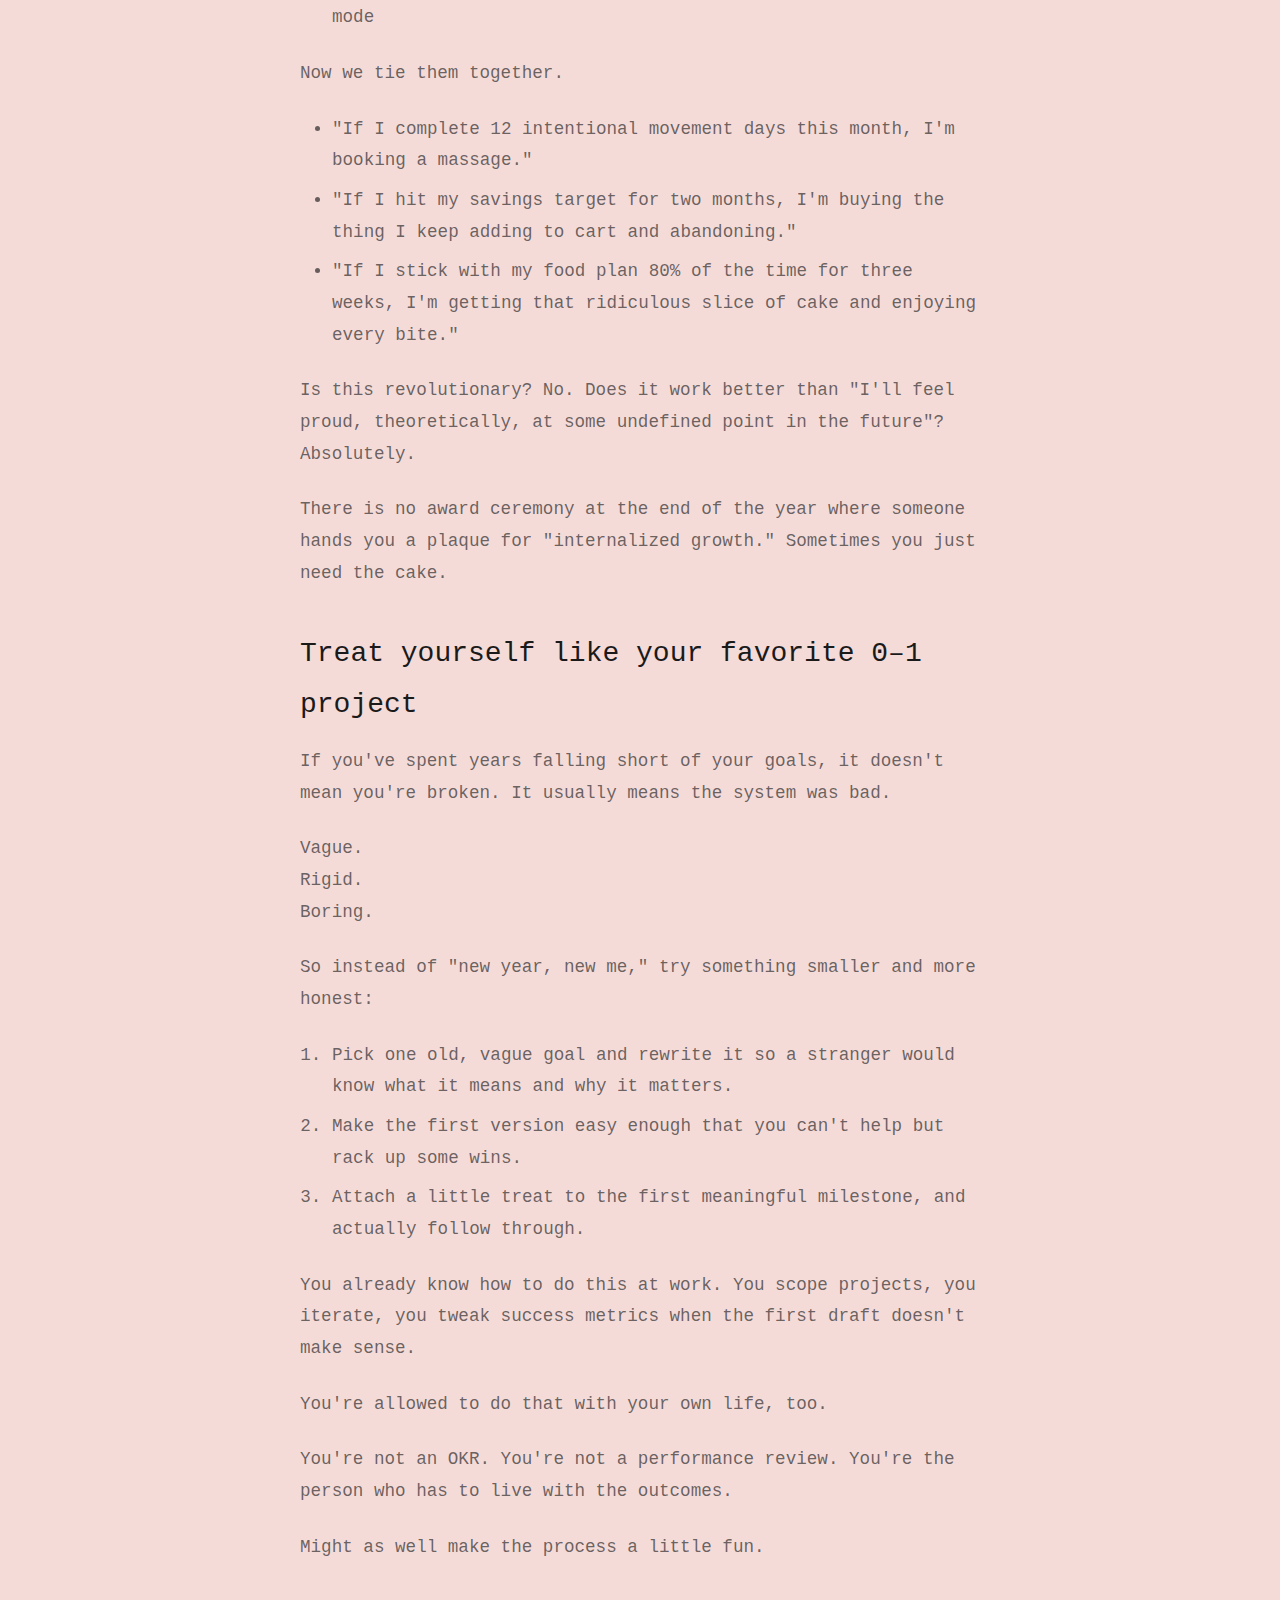
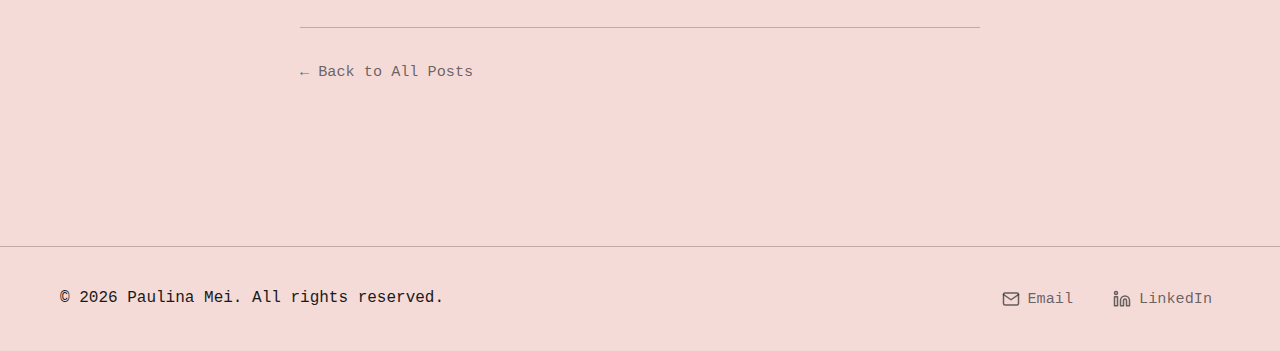
<file: articles/youre-not-the-problem-your-goals-are-trash/index.html>
<!DOCTYPE html>
<html lang="en">
<head>
    <meta charset="UTF-8">
    <meta name="viewport" content="width=device-width, initial-scale=1.0">
    <meta name="description" content="Your problem isn't 'motivation'—it's vague, rigid, boring goals, and you can fix that by rewriting what you measure and actually rewarding yourself along the way.">
    <title>You're not the problem. Your goals are trash. | Paulina Mei</title>

    <!-- Favicon -->
    <link rel="icon" type="image/svg+xml" href="../../favicon.svg">

    <!-- Open Graph / Facebook -->
    <meta property="og:type" content="article">
    <meta property="og:url" content="https://paulinamei.com/articles/youre-not-the-problem-your-goals-are-trash">
    <meta property="og:title" content="You're not the problem. Your goals are trash.">
    <meta property="og:description" content="Your problem isn't 'motivation'—it's vague, rigid, boring goals, and you can fix that by rewriting what you measure and actually rewarding yourself along the way.">
    <meta property="og:image" content="https://paulinamei.com/profile.jpg">
    <meta property="article:published_time" content="2026-01-19T00:00:00Z">
    <meta property="article:author" content="Paulina Mei">

    <!-- Twitter -->
    <meta property="twitter:card" content="summary_large_image">
    <meta property="twitter:url" content="https://paulinamei.com/articles/youre-not-the-problem-your-goals-are-trash">
    <meta property="twitter:title" content="You're not the problem. Your goals are trash.">
    <meta property="twitter:description" content="Your problem isn't 'motivation'—it's vague, rigid, boring goals, and you can fix that by rewriting what you measure and actually rewarding yourself along the way.">
    <meta property="twitter:image" content="https://paulinamei.com/profile.jpg">

    <!-- Canonical URL -->
    <link rel="canonical" href="https://paulinamei.com/articles/youre-not-the-problem-your-goals-are-trash">

    <link rel="stylesheet" href="../../styles.css">
</head>
<body>
    <!-- Navigation -->
    <nav class="navbar" role="navigation" aria-label="Main navigation">
        <div class="container">
            <a href="../../index.html" class="logo">Paulina Mei</a>
            <ul class="nav-menu">
                <li><a href="../../index.html" class="nav-link">Home</a></li>
                <li><a href="../../writing.html" class="nav-link">Blog</a></li>
            </ul>
            <button class="hamburger" aria-label="Toggle navigation menu" aria-expanded="false">
                <span class="bar"></span>
                <span class="bar"></span>
                <span class="bar"></span>
            </button>
        </div>
    </nav>

    <!-- Article Content -->
    <article class="article-page">
        <div class="container">
            <header class="article-header">
                <a href="../../writing.html" class="back-link">
                    <svg xmlns="http://www.w3.org/2000/svg" width="16" height="16" viewBox="0 0 24 24" fill="none" stroke="currentColor" stroke-width="2" stroke-linecap="round" stroke-linejoin="round">
                        <line x1="19" y1="12" x2="5" y2="12"></line>
                        <polyline points="12 19 5 12 12 5"></polyline>
                    </svg>
                    Back to All Posts
                </a>
                <h1 class="article-title">You're not the problem. Your goals are trash.</h1>
                <div class="article-meta">
                    <time datetime="2026-01-19">January 19, 2026</time>
                </div>
            </header>

            <div class="article-content">
                <h2>Every January, my feeds fill up with 'new year, new me' posts, and every January I'm reminded that most of us are recycling the same terrible goals and expecting different results</h2>

                <p>Every year, the same thing happens.</p>

                <p>The calendar flips, the internet dusts off its "fresh start" content, and suddenly everyone has a new morning routine, a new reading goal, a new gym plan. And yet, by February, most of us are quietly back to… vibes.</p>

                <p>It is not because we are lazy. It is because our goals are, frankly, terrible.</p>

                <p>They're vague enough to mean nothing, rigid enough to be impossible, and unmotivating enough that even when we <em>do</em> make progress, it doesn't feel like anything worth celebrating.</p>

                <p>Let's talk about that.</p>

                <h2>Your goals kind of suck (and yes, I've had the same ones)</h2>

                <p>If I asked you what your personal goals have been over the past few years, I'm willing to bet they'd sound familiar:</p>

                <ul>
                    <li>"Be rich"</li>
                    <li>"Be fit"</li>
                    <li>"Eat better"</li>
                </ul>

                <p>I've written versions of those down myself, usually in some new notebook I was convinced would fix my life.</p>

                <p>The problem is not that these are bad desires. The problem is that they're empty containers. "Rich" in what? Cash? Time? Love? Validation? "Fit" for what? Running a half marathon? Keeping up with your kids? Being able to walk up a hill without mentally writing your will?</p>

                <p>When a goal is that fuzzy, your brain has nothing to aim at. You cannot tell if you're closer or farther away. There is no satisfying "I did it," just a never-ending sense of "not there yet."</p>

                <p>So instead of "be rich," you end up with something more honest like:</p>

                <ul>
                    <li>"Have six months of expenses saved so I can quit if work turns into a dumpster fire."</li>
                </ul>

                <p>Or instead of "be fit":</p>

                <ul>
                    <li>"Be able to take a 45-minute hike without needing two business days to recover."</li>
                </ul>

                <p>Suddenly there's a picture. A feeling. A finish line.</p>

                <p>SMART goals exist for a reason, but I think they left out the part that matters most: how it <em>feels</em>.</p>

                <p>Try asking yourself:</p>

                <ul>
                    <li>How do I feel when I think about this goal right now?</li>
                    <li>How would I feel if I actually hit it?</li>
                    <li>How would I feel if I never did?</li>
                </ul>

                <p>If there's no emotional charge in those answers—no relief, no pride, no "oh my god, that would be nice"—it might not be a goal worth keeping. Or at least not in that form.</p>

                <h2>The way you measure your goals is doing you dirty</h2>

                <p>Even when the goal is clear, the measurement is usually where things go sideways.</p>

                <p>Take the classic: "Work out 4 times a week."</p>

                <p>On paper, it's clean. In life, not so much.</p>

                <p>Does walking count?<br>
                Does yoga count?<br>
                What if you went for a 25-minute walk but never broke a sweat—was that nothing?<br>
                If you only make it three days one week, was the whole thing a failure?</p>

                <p>We do this to ourselves constantly: build these brittle little systems, then act surprised when they shatter the first time real life happens.</p>

                <p>If you peel it back, the real outcome is usually something softer and more human, like:</p>

                <ul>
                    <li>"I want to move my body more so I don't feel like a piece of forgotten furniture."</li>
                </ul>

                <p>Cool. That's actually workable.</p>

                <p>From there, "movement" can be stretchy. A walk, a dance break in your kitchen, a slow yoga video you mostly do lying down, a workout class where you spend half the time confused in the back row—all of that still counts toward the thing you actually care about.</p>

                <p>Think of it like an early-stage product: version 1 is not the final, polished release. It's the scrappy prototype that proves there's something here. You can tighten the definition later. For now, the only real goal is: <strong>make it possible to win.</strong></p>

                <h2>Your goals are unmotivating (and that's fixable)</h2>

                <p>Even if your goals are clear and flexible, there's another problem: a lot of them are just… dull.</p>

                <p>"Be healthier."<br>
                "Save more money."<br>
                "Network consistently."</p>

                <p>Technically admirable. Emotionally, kind of a beige wall.</p>

                <p>We spend all this time building discipline systems and almost no time making the experience even slightly delightful. No wonder it feels like a slog.</p>

                <p>This is where I'm a big fan of straight-up bribery.</p>

                <p>Not the "I earned my coffee for going to the gym" discourse. I mean real, specific treats. Things you daydream about but rarely let yourself have:</p>

                <ul>
                    <li>A massage</li>
                    <li>That one absurd dessert you always talk yourself out of</li>
                    <li>A new gadget or toy you absolutely do not "need"</li>
                    <li>A guilt-free takeout night where you refuse to open your laptop</li>
                    <li>An afternoon alone with a book and your phone on airplane mode</li>
                </ul>

                <p>Now we tie them together.</p>

                <ul>
                    <li>"If I complete 12 intentional movement days this month, I'm booking a massage."</li>
                    <li>"If I hit my savings target for two months, I'm buying the thing I keep adding to cart and abandoning."</li>
                    <li>"If I stick with my food plan 80% of the time for three weeks, I'm getting that ridiculous slice of cake and enjoying every bite."</li>
                </ul>

                <p>Is this revolutionary? No. Does it work better than "I'll feel proud, theoretically, at some undefined point in the future"? Absolutely.</p>

                <p>There is no award ceremony at the end of the year where someone hands you a plaque for "internalized growth." Sometimes you just need the cake.</p>

                <h2>Treat yourself like your favorite 0–1 project</h2>

                <p>If you've spent years falling short of your goals, it doesn't mean you're broken. It usually means the system was bad.</p>

                <p>Vague.<br>
                Rigid.<br>
                Boring.</p>

                <p>So instead of "new year, new me," try something smaller and more honest:</p>

                <ol>
                    <li>Pick one old, vague goal and rewrite it so a stranger would know what it means and why it matters.</li>
                    <li>Make the first version easy enough that you can't help but rack up some wins.</li>
                    <li>Attach a little treat to the first meaningful milestone, and actually follow through.</li>
                </ol>

                <p>You already know how to do this at work. You scope projects, you iterate, you tweak success metrics when the first draft doesn't make sense.</p>

                <p>You're allowed to do that with your own life, too.</p>

                <p>You're not an OKR. You're not a performance review. You're the person who has to live with the outcomes.</p>

                <p>Might as well make the process a little fun.</p>
            </div>

            <footer class="article-footer">
                <a href="../../writing.html" class="back-link-footer">← Back to All Posts</a>
            </footer>
        </div>
    </article>

    <!-- Footer -->
    <footer class="footer">
        <div class="container">
            <div class="footer-content">
                <p>&copy; <span id="currentYear"></span> Paulina Mei. All rights reserved.</p>
                <div class="social-links">
                    <a href="mailto:paulinaxmei@gmail.com" class="social-link" aria-label="Email Paulina Mei">
                        <svg xmlns="http://www.w3.org/2000/svg" width="18" height="18" viewBox="0 0 24 24" fill="none" stroke="currentColor" stroke-width="2" stroke-linecap="round" stroke-linejoin="round">
                            <path d="M4 4h16c1.1 0 2 .9 2 2v12c0 1.1-.9 2-2 2H4c-1.1 0-2-.9-2-2V6c0-1.1.9-2 2-2z"></path>
                            <polyline points="22,6 12,13 2,6"></polyline>
                        </svg>
                        Email
                    </a>
                    <a href="https://www.linkedin.com/in/paulinamei/" target="_blank" rel="noopener noreferrer" class="social-link" aria-label="LinkedIn Profile">
                        <svg xmlns="http://www.w3.org/2000/svg" width="18" height="18" viewBox="0 0 24 24" fill="none" stroke="currentColor" stroke-width="2" stroke-linecap="round" stroke-linejoin="round">
                            <path d="M16 8a6 6 0 0 1 6 6v7h-4v-7a2 2 0 0 0-2-2 2 2 0 0 0-2 2v7h-4v-7a6 6 0 0 1 6-6z"></path>
                            <rect x="2" y="9" width="4" height="12"></rect>
                            <circle cx="4" cy="4" r="2"></circle>
                        </svg>
                        LinkedIn
                    </a>
                </div>
            </div>
        </div>
    </footer>

    <script src="../../auto-meta.js"></script>
    <script src="../../script.js"></script>
    <script>
        // Auto-update copyright year
        document.getElementById('currentYear').textContent = new Date().getFullYear();
    </script>
</body>
</html>
</file>
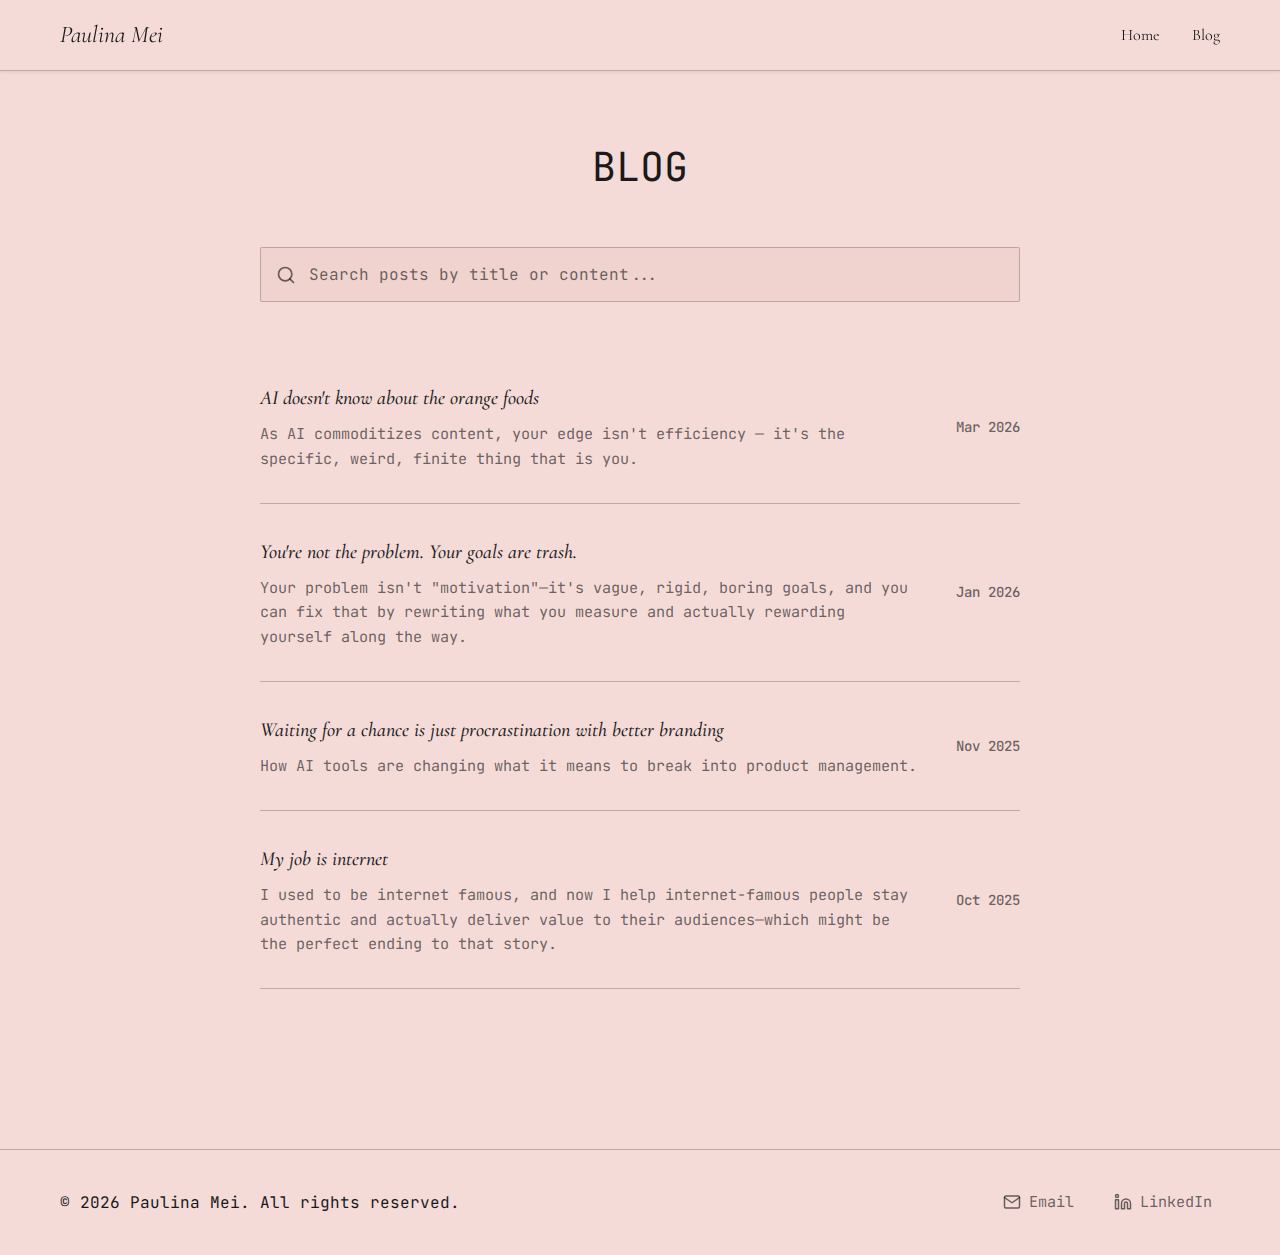
<file: writing.html>
<!DOCTYPE html>
<html lang="en">
<head>
    <meta charset="UTF-8">
    <meta name="viewport" content="width=device-width, initial-scale=1.0">
    <meta name="description" content="Blog posts by Paulina Mei on product management, leadership, and career growth.">
    <title>Blog | Paulina Mei</title>

    <!-- Favicon -->
    <link rel="icon" type="image/svg+xml" href="favicon.svg">

    <!-- Open Graph / Facebook -->
    <meta property="og:type" content="website">
    <meta property="og:url" content="https://paulinamei.com/writing.html">
    <meta property="og:title" content="Blog | Paulina Mei">
    <meta property="og:description" content="Read articles on product management, leadership, and career growth by Paulina Mei, Senior Product Manager at Teachable.">
    <meta property="og:image" content="https://paulinamei.com/profile.jpg">

    <!-- Twitter -->
    <meta property="twitter:card" content="summary_large_image">
    <meta property="twitter:url" content="https://paulinamei.com/writing.html">
    <meta property="twitter:title" content="Blog | Paulina Mei">
    <meta property="twitter:description" content="Read articles on product management, leadership, and career growth by Paulina Mei, Senior Product Manager at Teachable.">
    <meta property="twitter:image" content="https://paulinamei.com/profile.jpg">

    <!-- Canonical URL -->
    <link rel="canonical" href="https://paulinamei.com/writing.html">

    <link rel="preconnect" href="https://fonts.googleapis.com">
    <link rel="preconnect" href="https://fonts.gstatic.com" crossorigin>
    <link href="https://fonts.googleapis.com/css2?family=Cormorant+Garamond:ital,wght@0,400;0,600;1,400;1,600&family=JetBrains+Mono:ital,wght@0,400;0,700;1,400&display=swap" rel="stylesheet">
    <link rel="stylesheet" href="styles.css">
</head>
<body>
    <!-- Navigation -->
    <nav class="navbar" role="navigation" aria-label="Main navigation">
        <div class="container">
            <a href="index.html" class="logo">Paulina Mei</a>
            <ul class="nav-menu">
                <li><a href="index.html" class="nav-link">Home</a></li>
                <li><a href="writing.html" class="nav-link">Blog</a></li>
            </ul>
            <button class="hamburger" aria-label="Toggle navigation menu" aria-expanded="false">
                <span class="bar"></span>
                <span class="bar"></span>
                <span class="bar"></span>
            </button>
        </div>
    </nav>

    <!-- Writing Archive -->
    <section class="writing-archive">
        <div class="container">
            <h1 class="page-title">Blog</h1>

            <!-- Search Bar -->
            <div class="search-container">
                <input
                    type="text"
                    id="searchInput"
                    class="search-input"
                    placeholder="Search posts by title or content..."
                    aria-label="Search posts"
                >
                <svg class="search-icon" xmlns="http://www.w3.org/2000/svg" width="20" height="20" viewBox="0 0 24 24" fill="none" stroke="currentColor" stroke-width="2" stroke-linecap="round" stroke-linejoin="round">
                    <circle cx="11" cy="11" r="8"></circle>
                    <path d="m21 21-4.35-4.35"></path>
                </svg>
            </div>

            <!-- Articles List -->
            <div class="blog-list" id="articlesList">
                <!-- Articles will be loaded dynamically via JavaScript -->
            </div>

            <!-- Loading Indicator -->
            <div id="loadingIndicator" class="loading-indicator">
                <div class="loading-spinner"></div>
                <p>Loading more posts...</p>
            </div>

            <!-- No Results Message -->
            <div id="noResults" class="no-results" style="display: none;">
                <p>No posts found matching your search.</p>
            </div>
        </div>
    </section>

    <!-- Footer -->
    <footer class="footer">
        <div class="container">
            <div class="footer-content">
                <p>&copy; <span id="currentYear"></span> Paulina Mei. All rights reserved.</p>
                <div class="social-links">
                    <a href="mailto:paulinaxmei@gmail.com" class="social-link" aria-label="Email Paulina Mei">
                        <svg xmlns="http://www.w3.org/2000/svg" width="18" height="18" viewBox="0 0 24 24" fill="none" stroke="currentColor" stroke-width="2" stroke-linecap="round" stroke-linejoin="round">
                            <path d="M4 4h16c1.1 0 2 .9 2 2v12c0 1.1-.9 2-2 2H4c-1.1 0-2-.9-2-2V6c0-1.1.9-2 2-2z"></path>
                            <polyline points="22,6 12,13 2,6"></polyline>
                        </svg>
                        Email
                    </a>
                    <a href="https://www.linkedin.com/in/paulinamei/" target="_blank" rel="noopener noreferrer" class="social-link" aria-label="LinkedIn Profile">
                        <svg xmlns="http://www.w3.org/2000/svg" width="18" height="18" viewBox="0 0 24 24" fill="none" stroke="currentColor" stroke-width="2" stroke-linecap="round" stroke-linejoin="round">
                            <path d="M16 8a6 6 0 0 1 6 6v7h-4v-7a2 2 0 0 0-2-2 2 2 0 0 0-2 2v7h-4v-7a6 6 0 0 1 6-6z"></path>
                            <rect x="2" y="9" width="4" height="12"></rect>
                            <circle cx="4" cy="4" r="2"></circle>
                        </svg>
                        LinkedIn
                    </a>
                </div>
            </div>
        </div>
    </footer>

    <script src="writing-search.js"></script>
    <script src="script.js"></script>
    <script>
        // Auto-update copyright year
        document.getElementById('currentYear').textContent = new Date().getFullYear();
    </script>
</body>
</html>
</file>
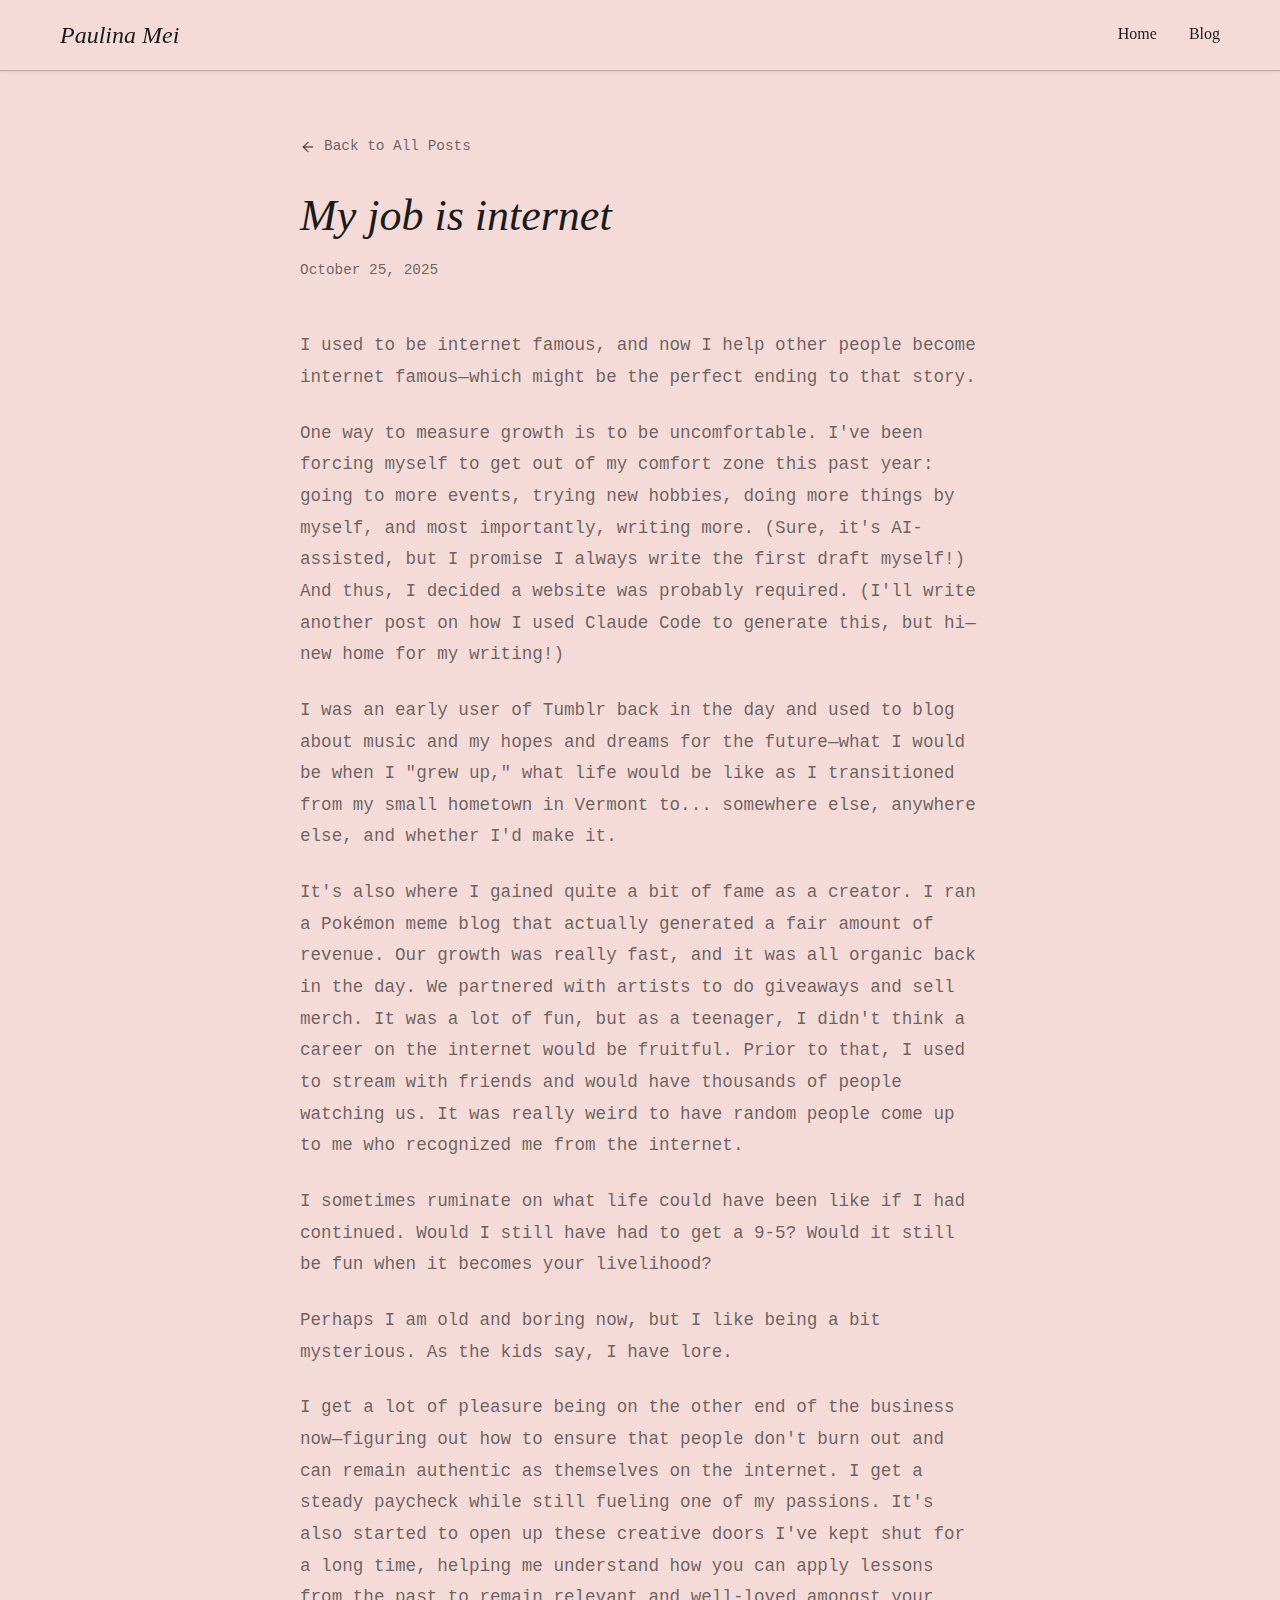
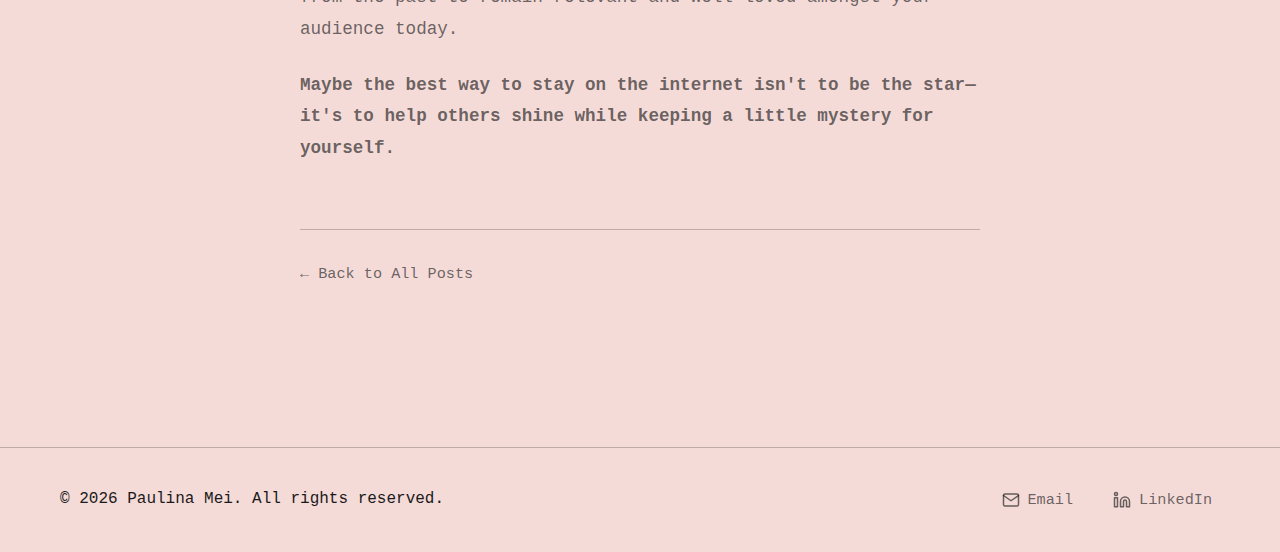
<file: articles/my-job-is-internet.html>
<!DOCTYPE html>
<html lang="en">
<head>
    <meta charset="UTF-8">
    <meta name="viewport" content="width=device-width, initial-scale=1.0">
    <meta name="description" content="I used to be internet famous, and now I help other people become internet famous—which might be the perfect ending to that story.">
    <title>My job is internet | Paulina Mei</title>

    <!-- Favicon -->
    <link rel="icon" type="image/svg+xml" href="../favicon.svg">

    <!-- Open Graph / Facebook -->
    <meta property="og:type" content="article">
    <meta property="og:url" content="https://paulinamei.com/articles/my-job-is-internet.html">
    <meta property="og:title" content="My job is internet">
    <meta property="og:description" content="I used to be internet famous, and now I help other people become internet famous—which might be the perfect ending to that story.">
    <meta property="og:image" content="https://paulinamei.com/profile.jpg">
    <meta property="article:published_time" content="2025-10-26T00:00:00Z">
    <meta property="article:author" content="Paulina Mei">

    <!-- Twitter -->
    <meta property="twitter:card" content="summary_large_image">
    <meta property="twitter:url" content="https://paulinamei.com/articles/my-job-is-internet.html">
    <meta property="twitter:title" content="My job is internet">
    <meta property="twitter:description" content="I used to be internet famous, and now I help other people become internet famous—which might be the perfect ending to that story.">
    <meta property="twitter:image" content="https://paulinamei.com/profile.jpg">

    <!-- Canonical URL -->
    <link rel="canonical" href="https://paulinamei.com/articles/my-job-is-internet.html">

    <link rel="stylesheet" href="../styles.css">
</head>
<body>
    <!-- Navigation -->
    <nav class="navbar" role="navigation" aria-label="Main navigation">
        <div class="container">
            <a href="../index.html" class="logo">Paulina Mei</a>
            <ul class="nav-menu">
                <li><a href="../index.html" class="nav-link">Home</a></li>
                <li><a href="../writing.html" class="nav-link">Blog</a></li>
            </ul>
            <button class="hamburger" aria-label="Toggle navigation menu" aria-expanded="false">
                <span class="bar"></span>
                <span class="bar"></span>
                <span class="bar"></span>
            </button>
        </div>
    </nav>

    <!-- Article Content -->
    <article class="article-page">
        <div class="container">
            <header class="article-header">
                <a href="../writing.html" class="back-link">
                    <svg xmlns="http://www.w3.org/2000/svg" width="16" height="16" viewBox="0 0 24 24" fill="none" stroke="currentColor" stroke-width="2" stroke-linecap="round" stroke-linejoin="round">
                        <line x1="19" y1="12" x2="5" y2="12"></line>
                        <polyline points="12 19 5 12 12 5"></polyline>
                    </svg>
                    Back to All Posts
                </a>
                <h1 class="article-title">My job is internet</h1>
                <div class="article-meta">
                    <time datetime="2025-10-26">October 25, 2025</time>
                </div>
            </header>

            <div class="article-content">
                <p>I used to be internet famous, and now I help other people become internet famous—which might be the perfect ending to that story.</p>

                <p>One way to measure growth is to be uncomfortable. I've been forcing myself to get out of my comfort zone this past year: going to more events, trying new hobbies, doing more things by myself, and most importantly, writing more. (Sure, it's AI-assisted, but I promise I always write the first draft myself!) And thus, I decided a website was probably required. (I'll write another post on how I used Claude Code to generate this, but hi—new home for my writing!)</p>

                <p>I was an early user of Tumblr back in the day and used to blog about music and my hopes and dreams for the future—what I would be when I "grew up," what life would be like as I transitioned from my small hometown in Vermont to... somewhere else, anywhere else, and whether I'd make it.</p>

                <p>It's also where I gained quite a bit of fame as a creator. I ran a Pokémon meme blog that actually generated a fair amount of revenue. Our growth was really fast, and it was all organic back in the day. We partnered with artists to do giveaways and sell merch. It was a lot of fun, but as a teenager, I didn't think a career on the internet would be fruitful. Prior to that, I used to stream with friends and would have thousands of people watching us. It was really weird to have random people come up to me who recognized me from the internet.</p>

                <p>I sometimes ruminate on what life could have been like if I had continued. Would I still have had to get a 9-5? Would it still be fun when it becomes your livelihood?</p>

                <p>Perhaps I am old and boring now, but I like being a bit mysterious. As the kids say, I have lore.</p>

                <p>I get a lot of pleasure being on the other end of the business now—figuring out how to ensure that people don't burn out and can remain authentic as themselves on the internet. I get a steady paycheck while still fueling one of my passions. It's also started to open up these creative doors I've kept shut for a long time, helping me understand how you can apply lessons from the past to remain relevant and well-loved amongst your audience today.</p>

                <p><strong>Maybe the best way to stay on the internet isn't to be the star—it's to help others shine while keeping a little mystery for yourself.</strong></p>
            </div>

            <footer class="article-footer">
                <a href="../writing.html" class="back-link-footer">← Back to All Posts</a>
            </footer>
        </div>
    </article>

    <!-- Footer -->
    <footer class="footer">
        <div class="container">
            <div class="footer-content">
                <p>&copy; <span id="currentYear"></span> Paulina Mei. All rights reserved.</p>
                <div class="social-links">
                    <a href="mailto:paulinaxmei@gmail.com" class="social-link" aria-label="Email Paulina Mei">
                        <svg xmlns="http://www.w3.org/2000/svg" width="18" height="18" viewBox="0 0 24 24" fill="none" stroke="currentColor" stroke-width="2" stroke-linecap="round" stroke-linejoin="round">
                            <path d="M4 4h16c1.1 0 2 .9 2 2v12c0 1.1-.9 2-2 2H4c-1.1 0-2-.9-2-2V6c0-1.1.9-2 2-2z"></path>
                            <polyline points="22,6 12,13 2,6"></polyline>
                        </svg>
                        Email
                    </a>
                    <a href="https://www.linkedin.com/in/paulinamei/" target="_blank" rel="noopener noreferrer" class="social-link" aria-label="LinkedIn Profile">
                        <svg xmlns="http://www.w3.org/2000/svg" width="18" height="18" viewBox="0 0 24 24" fill="none" stroke="currentColor" stroke-width="2" stroke-linecap="round" stroke-linejoin="round">
                            <path d="M16 8a6 6 0 0 1 6 6v7h-4v-7a2 2 0 0 0-2-2 2 2 0 0 0-2 2v7h-4v-7a6 6 0 0 1 6-6z"></path>
                            <rect x="2" y="9" width="4" height="12"></rect>
                            <circle cx="4" cy="4" r="2"></circle>
                        </svg>
                        LinkedIn
                    </a>
                </div>
            </div>
        </div>
    </footer>

    <script src="../auto-meta.js"></script>
    <script src="../script.js"></script>
    <script>
        // Auto-update copyright year
        document.getElementById('currentYear').textContent = new Date().getFullYear();
    </script>
</body>
</html>
</file>
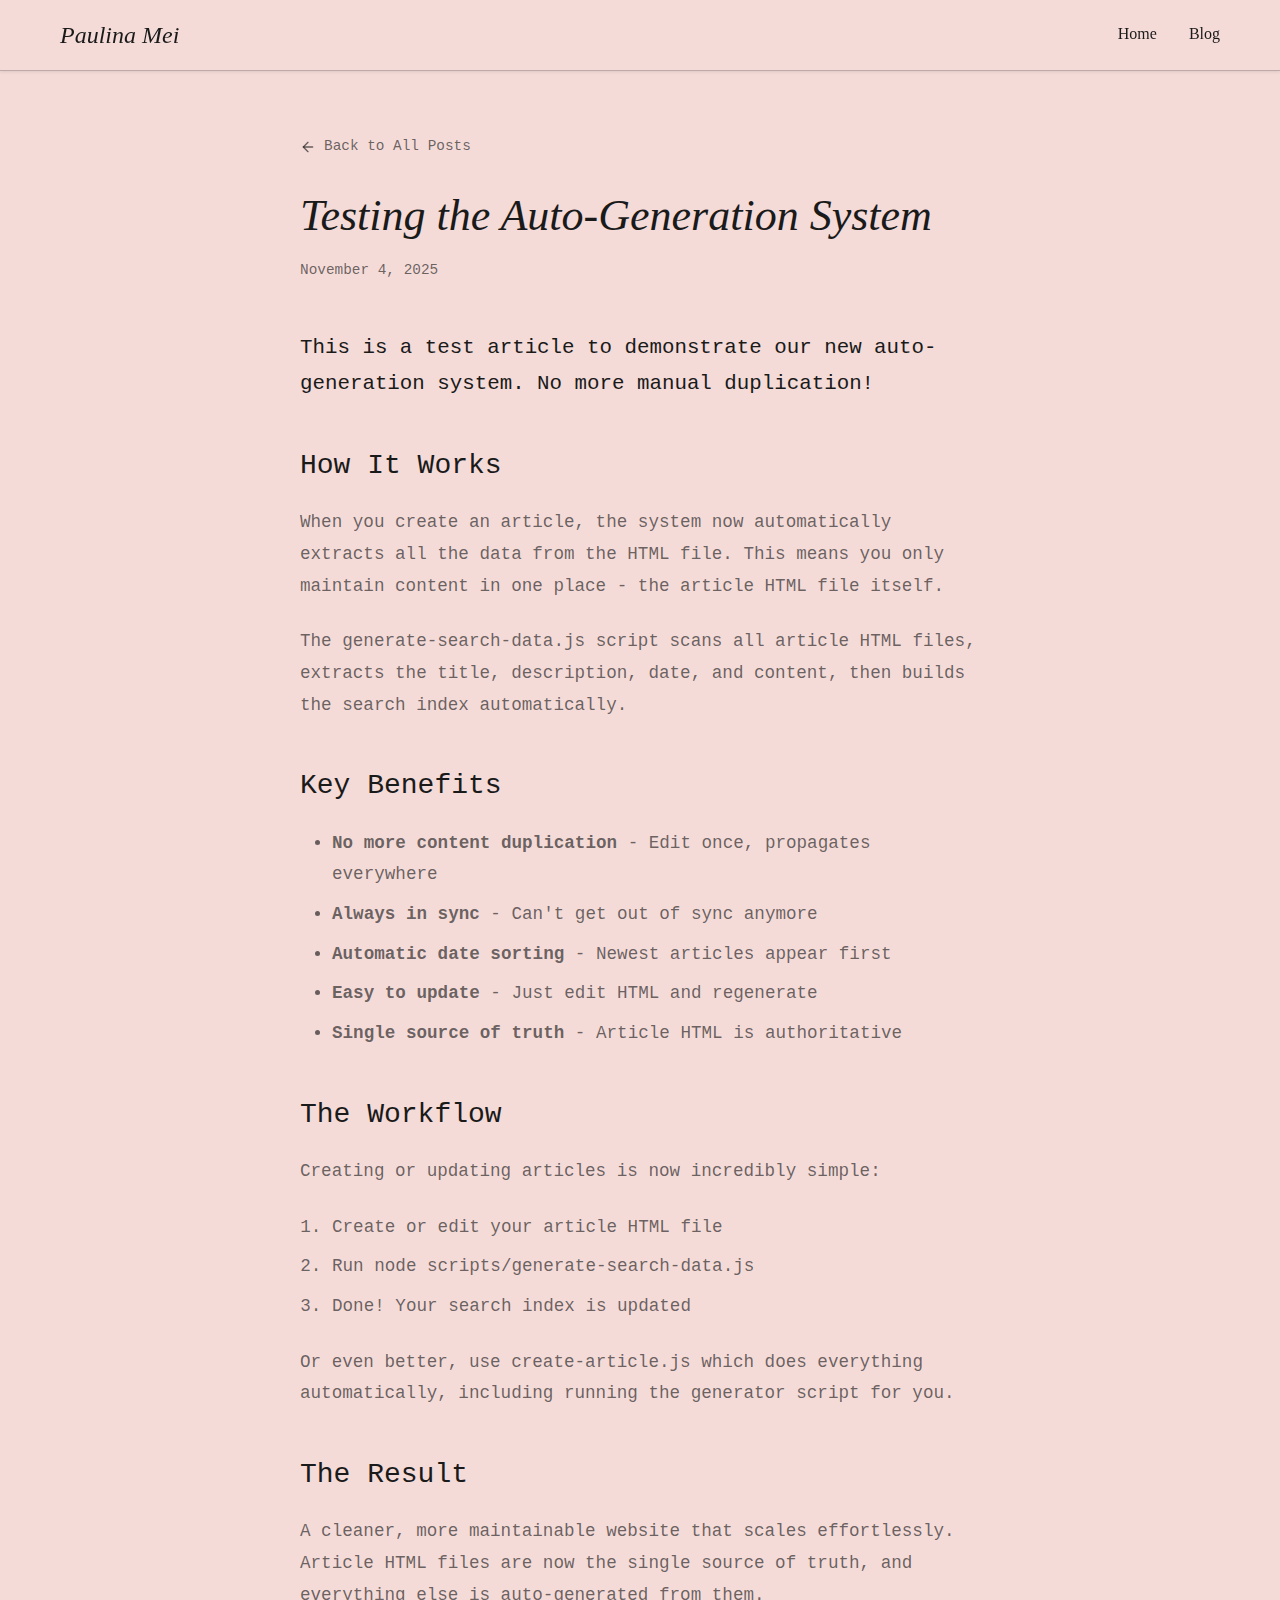
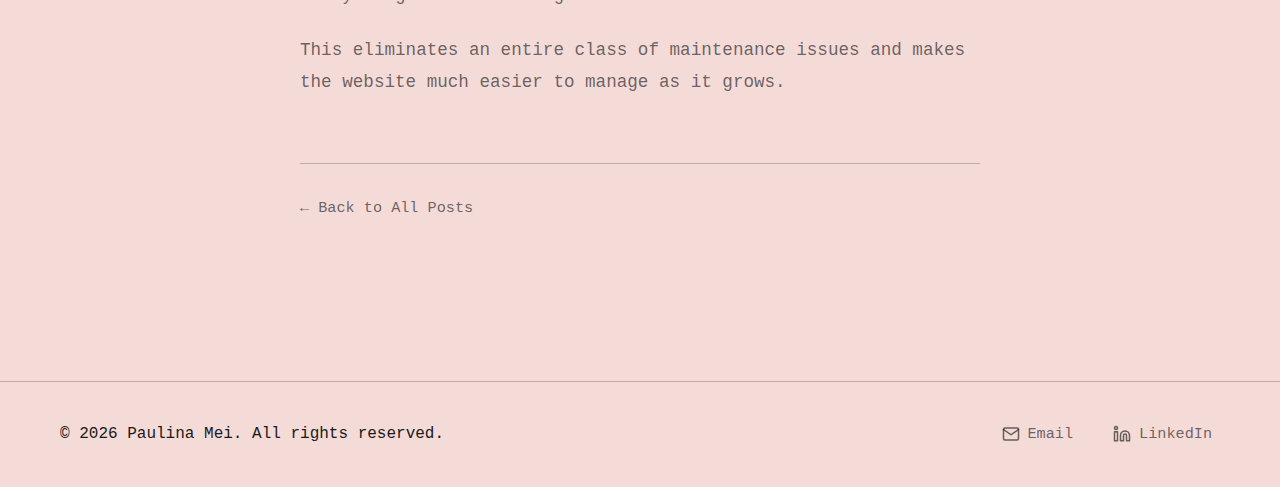
<file: articles/testing-auto-generation-system.html>
<!DOCTYPE html>
<html lang="en">
<head>
    <meta charset="UTF-8">
    <meta name="viewport" content="width=device-width, initial-scale=1.0">
    <meta name="description" content="A quick test to verify that our new auto-generation workflow eliminates content duplication and keeps everything in sync.">
    <title>Testing the Auto-Generation System | Paulina Mei</title>

    <!-- Favicon -->
    <link rel="icon" type="image/svg+xml" href="../assets/favicon.svg">

    <!-- Open Graph / Facebook -->
    <meta property="og:type" content="article">
    <meta property="og:url" content="https://paulinamei.com/articles/testing-auto-generation-system.html">
    <meta property="og:title" content="Testing the Auto-Generation System">
    <meta property="og:description" content="A quick test to verify that our new auto-generation workflow eliminates content duplication and keeps everything in sync.">
    <meta property="og:image" content="https://paulinamei.com/assets/profile.jpg">
    <meta property="article:published_time" content="2025-11-04T00:00:00Z">
    <meta property="article:author" content="Paulina Mei">

    <!-- Twitter -->
    <meta property="twitter:card" content="summary_large_image">
    <meta property="twitter:url" content="https://paulinamei.com/articles/testing-auto-generation-system.html">
    <meta property="twitter:title" content="Testing the Auto-Generation System">
    <meta property="twitter:description" content="A quick test to verify that our new auto-generation workflow eliminates content duplication and keeps everything in sync.">
    <meta property="twitter:image" content="https://paulinamei.com/assets/profile.jpg">

    <!-- Canonical URL -->
    <link rel="canonical" href="https://paulinamei.com/articles/testing-auto-generation-system.html">

    <link rel="stylesheet" href="../styles.css">
</head>
<body>
    <!-- Navigation -->
    <nav class="navbar" role="navigation" aria-label="Main navigation">
        <div class="container">
            <a href="../index.html" class="logo">Paulina Mei</a>
            <ul class="nav-menu">
                <li><a href="../index.html" class="nav-link">Home</a></li>
                <li><a href="../writing.html" class="nav-link">Blog</a></li>
            </ul>
            <button class="hamburger" aria-label="Toggle navigation menu" aria-expanded="false">
                <span class="bar"></span>
                <span class="bar"></span>
                <span class="bar"></span>
            </button>
        </div>
    </nav>

    <!-- Article Content -->
    <article class="article-page">
        <div class="container">
            <header class="article-header">
                <a href="../writing.html" class="back-link">
                    <svg xmlns="http://www.w3.org/2000/svg" width="16" height="16" viewBox="0 0 24 24" fill="none" stroke="currentColor" stroke-width="2" stroke-linecap="round" stroke-linejoin="round">
                        <line x1="19" y1="12" x2="5" y2="12"></line>
                        <polyline points="12 19 5 12 12 5"></polyline>
                    </svg>
                    Back to All Posts
                </a>
                <h1 class="article-title">Testing the Auto-Generation System</h1>
                <div class="article-meta">
                    <time datetime="2025-11-04">November 4, 2025</time>
                </div>
            </header>

            <div class="article-content">
                <p class="article-lead">
                    This is a test article to demonstrate our new auto-generation system. No more manual duplication!
                </p>

                <h2>How It Works</h2>
                <p>
                    When you create an article, the system now automatically extracts all the data from the HTML file. This means you only maintain content in one place - the article HTML file itself.
                </p>
                <p>
                    The <code>generate-search-data.js</code> script scans all article HTML files, extracts the title, description, date, and content, then builds the search index automatically.
                </p>

                <h2>Key Benefits</h2>
                <ul>
                    <li><strong>No more content duplication</strong> - Edit once, propagates everywhere</li>
                    <li><strong>Always in sync</strong> - Can't get out of sync anymore</li>
                    <li><strong>Automatic date sorting</strong> - Newest articles appear first</li>
                    <li><strong>Easy to update</strong> - Just edit HTML and regenerate</li>
                    <li><strong>Single source of truth</strong> - Article HTML is authoritative</li>
                </ul>

                <h2>The Workflow</h2>
                <p>
                    Creating or updating articles is now incredibly simple:
                </p>
                <ol>
                    <li>Create or edit your article HTML file</li>
                    <li>Run <code>node scripts/generate-search-data.js</code></li>
                    <li>Done! Your search index is updated</li>
                </ol>
                <p>
                    Or even better, use <code>create-article.js</code> which does everything automatically, including running the generator script for you.
                </p>

                <h2>The Result</h2>
                <p>
                    A cleaner, more maintainable website that scales effortlessly. Article HTML files are now the single source of truth, and everything else is auto-generated from them.
                </p>
                <p>
                    This eliminates an entire class of maintenance issues and makes the website much easier to manage as it grows.
                </p>
            </div>

            <footer class="article-footer">
                <a href="../writing.html" class="back-link-footer">← Back to All Posts</a>
            </footer>
        </div>
    </article>

    <!-- Footer -->
    <footer class="footer">
        <div class="container">
            <div class="footer-content">
                <p>&copy; <span id="currentYear"></span> Paulina Mei. All rights reserved.</p>
                <div class="social-links">
                    <a href="mailto:paulinaxmei@gmail.com" class="social-link" aria-label="Email Paulina Mei">
                        <svg xmlns="http://www.w3.org/2000/svg" width="18" height="18" viewBox="0 0 24 24" fill="none" stroke="currentColor" stroke-width="2" stroke-linecap="round" stroke-linejoin="round">
                            <path d="M4 4h16c1.1 0 2 .9 2 2v12c0 1.1-.9 2-2 2H4c-1.1 0-2-.9-2-2V6c0-1.1.9-2 2-2z"></path>
                            <polyline points="22,6 12,13 2,6"></polyline>
                        </svg>
                        Email
                    </a>
                    <a href="https://www.linkedin.com/in/paulinamei/" target="_blank" rel="noopener noreferrer" class="social-link" aria-label="LinkedIn Profile">
                        <svg xmlns="http://www.w3.org/2000/svg" width="18" height="18" viewBox="0 0 24 24" fill="none" stroke="currentColor" stroke-width="2" stroke-linecap="round" stroke-linejoin="round">
                            <path d="M16 8a6 6 0 0 1 6 6v7h-4v-7a2 2 0 0 0-2-2 2 2 0 0 0-2 2v7h-4v-7a6 6 0 0 1 6-6z"></path>
                            <rect x="2" y="9" width="4" height="12"></rect>
                            <circle cx="4" cy="4" r="2"></circle>
                        </svg>
                        LinkedIn
                    </a>
                </div>
            </div>
        </div>
    </footer>

    <script src="../js/auto-meta.js"></script>
    <script src="../script.js"></script>
    <script>
        // Auto-update copyright year
        document.getElementById('currentYear').textContent = new Date().getFullYear();
    </script>
</body>
</html>
</file>
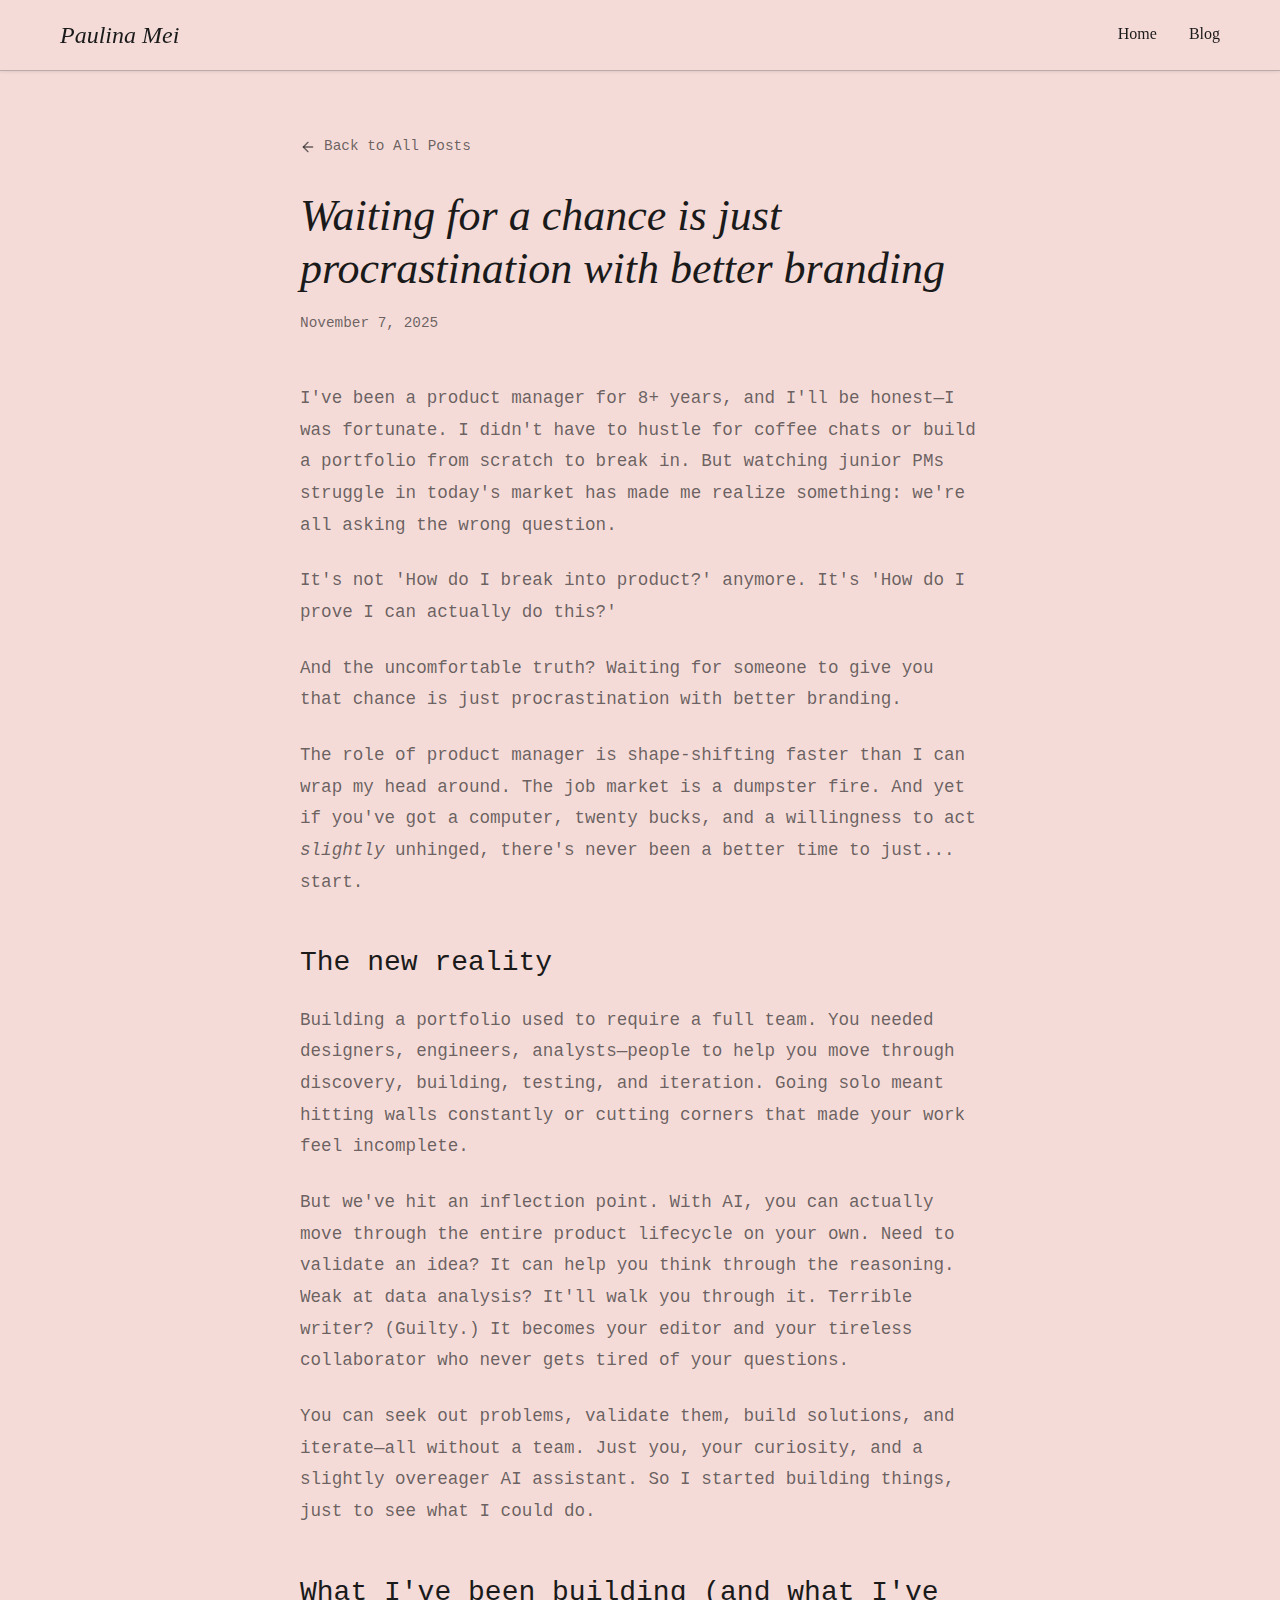
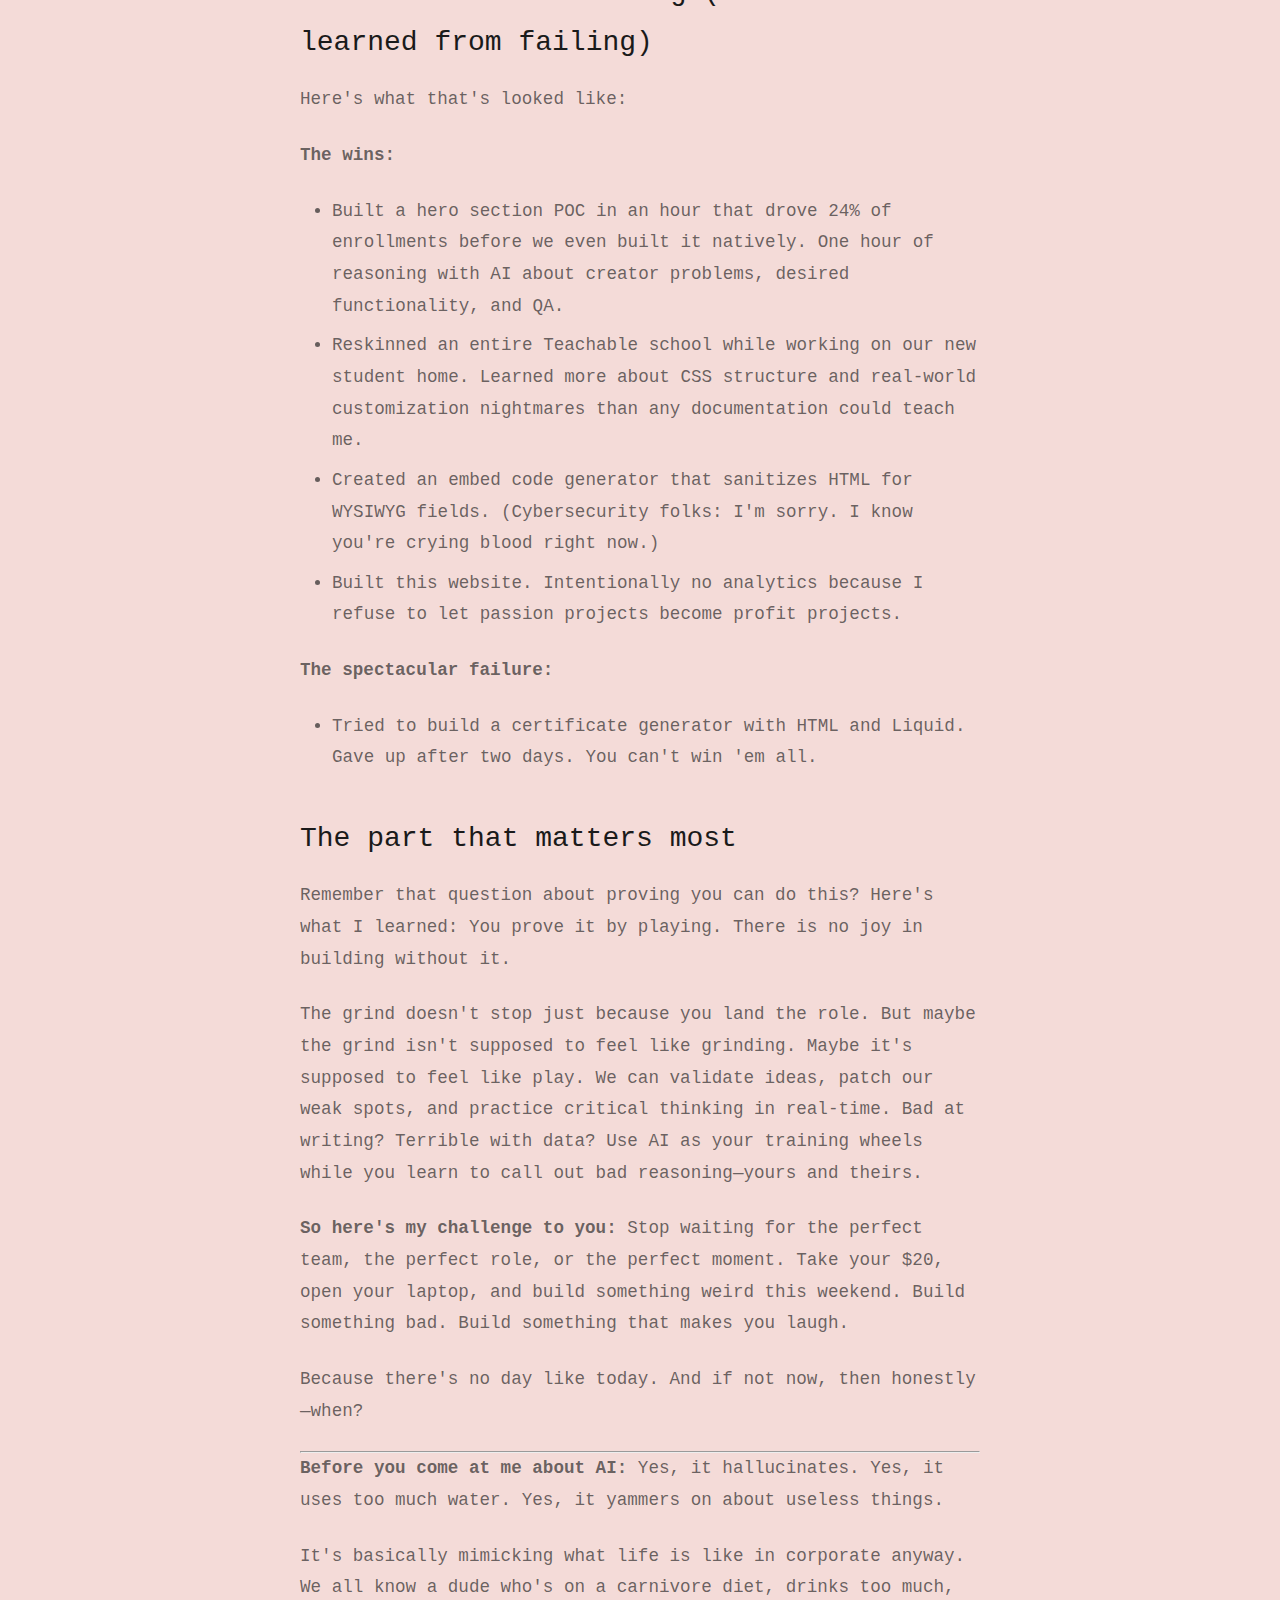
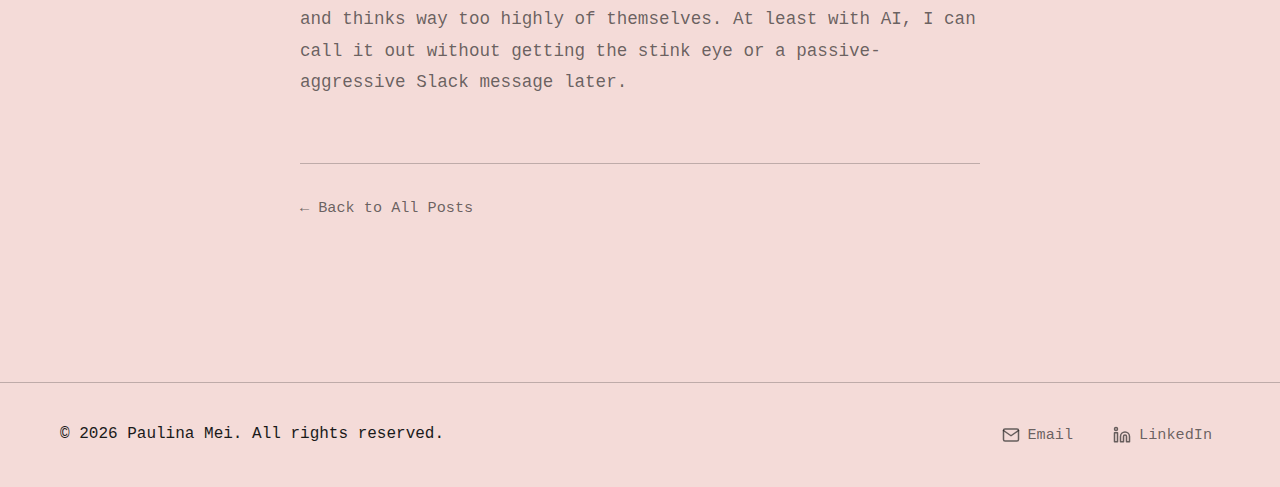
<file: articles/waiting-for-a-chance.html>
<!DOCTYPE html>
<html lang="en">
<head>
    <meta charset="UTF-8">
    <meta name="viewport" content="width=device-width, initial-scale=1.0">
    <meta name="description" content="Waiting for someone to give you that chance is just procrastination with better branding. How AI tools are changing what it means to break into product management.">
    <title>Waiting for a chance is just procrastination with better branding | Paulina Mei</title>

    <!-- Favicon -->
    <link rel="icon" type="image/svg+xml" href="../favicon.svg">

    <!-- Open Graph / Facebook -->
    <meta property="og:type" content="article">
    <meta property="og:url" content="https://paulinamei.com/articles/waiting-for-a-chance.html">
    <meta property="og:title" content="Waiting for a chance is just procrastination with better branding">
    <meta property="og:description" content="Waiting for someone to give you that chance is just procrastination with better branding. How AI tools are changing what it means to break into product management.">
    <meta property="og:image" content="https://paulinamei.com/profile.jpg">
    <meta property="article:published_time" content="2025-11-07T00:00:00Z">
    <meta property="article:author" content="Paulina Mei">

    <!-- Twitter -->
    <meta property="twitter:card" content="summary_large_image">
    <meta property="twitter:url" content="https://paulinamei.com/articles/waiting-for-a-chance.html">
    <meta property="twitter:title" content="Waiting for a chance is just procrastination with better branding">
    <meta property="twitter:description" content="Waiting for someone to give you that chance is just procrastination with better branding. How AI tools are changing what it means to break into product management.">
    <meta property="twitter:image" content="https://paulinamei.com/profile.jpg">

    <!-- Canonical URL -->
    <link rel="canonical" href="https://paulinamei.com/articles/waiting-for-a-chance.html">

    <link rel="stylesheet" href="../styles.css">
</head>
<body>
    <!-- Navigation -->
    <nav class="navbar" role="navigation" aria-label="Main navigation">
        <div class="container">
            <a href="../index.html" class="logo">Paulina Mei</a>
            <ul class="nav-menu">
                <li><a href="../index.html" class="nav-link">Home</a></li>
                <li><a href="../writing.html" class="nav-link">Blog</a></li>
            </ul>
            <button class="hamburger" aria-label="Toggle navigation menu" aria-expanded="false">
                <span class="bar"></span>
                <span class="bar"></span>
                <span class="bar"></span>
            </button>
        </div>
    </nav>

    <!-- Article Content -->
    <article class="article-page">
        <div class="container">
            <header class="article-header">
                <a href="../writing.html" class="back-link">
                    <svg xmlns="http://www.w3.org/2000/svg" width="16" height="16" viewBox="0 0 24 24" fill="none" stroke="currentColor" stroke-width="2" stroke-linecap="round" stroke-linejoin="round">
                        <line x1="19" y1="12" x2="5" y2="12"></line>
                        <polyline points="12 19 5 12 12 5"></polyline>
                    </svg>
                    Back to All Posts
                </a>
                <h1 class="article-title">Waiting for a chance is just procrastination with better branding</h1>
                <div class="article-meta">
                    <time datetime="2025-11-07">November 7, 2025</time>
                </div>
            </header>

            <div class="article-content">
                <p>I've been a product manager for 8+ years, and I'll be honest—I was fortunate. I didn't have to hustle for coffee chats or build a portfolio from scratch to break in. But watching junior PMs struggle in today's market has made me realize something: we're all asking the wrong question.</p>

                <p>It's not 'How do I break into product?' anymore. It's 'How do I prove I can actually do this?'</p>

                <p>And the uncomfortable truth? Waiting for someone to give you that chance is just procrastination with better branding.</p>

                <p>The role of product manager is shape-shifting faster than I can wrap my head around. The job market is a dumpster fire. And yet if you've got a computer, twenty bucks, and a willingness to act <em>slightly</em> unhinged, there's never been a better time to just... start.</p>

                <h2>The new reality</h2>

                <p>Building a portfolio used to require a full team. You needed designers, engineers, analysts—people to help you move through discovery, building, testing, and iteration. Going solo meant hitting walls constantly or cutting corners that made your work feel incomplete.</p>

                <p>But we've hit an inflection point. With AI, you can actually move through the entire product lifecycle on your own. Need to validate an idea? It can help you think through the reasoning. Weak at data analysis? It'll walk you through it. Terrible writer? (Guilty.) It becomes your editor and your tireless collaborator who never gets tired of your questions.</p>

                <p>You can seek out problems, validate them, build solutions, and iterate—all without a team. Just you, your curiosity, and a slightly overeager AI assistant. So I started building things, just to see what I could do.</p>

                <h2>What I've been building (and what I've learned from failing)</h2>

                <p>Here's what that's looked like:</p>

                <p><strong>The wins:</strong></p>

                <ul>
                    <li>Built a hero section POC in an hour that drove 24% of enrollments before we even built it natively. One hour of reasoning with AI about creator problems, desired functionality, and QA.</li>
                    <li>Reskinned an entire Teachable school while working on our new student home. Learned more about CSS structure and real-world customization nightmares than any documentation could teach me.</li>
                    <li>Created an embed code generator that sanitizes HTML for WYSIWYG fields. (Cybersecurity folks: I'm sorry. I know you're crying blood right now.)</li>
                    <li>Built this website. Intentionally no analytics because I refuse to let passion projects become profit projects.</li>
                </ul>

                <p><strong>The spectacular failure:</strong></p>

                <ul>
                    <li>Tried to build a certificate generator with HTML and Liquid. Gave up after two days. You can't win 'em all.</li>
                </ul>

                <h2>The part that matters most</h2>

                <p>Remember that question about proving you can do this? Here's what I learned: You prove it by playing. There is no joy in building without it.</p>

                <p>The grind doesn't stop just because you land the role. But maybe the grind isn't supposed to feel like grinding. Maybe it's supposed to feel like play. We can validate ideas, patch our weak spots, and practice critical thinking in real-time. Bad at writing? Terrible with data? Use AI as your training wheels while you learn to call out bad reasoning—yours and theirs.</p>

                <p><strong>So here's my challenge to you:</strong> Stop waiting for the perfect team, the perfect role, or the perfect moment. Take your $20, open your laptop, and build something weird this weekend. Build something bad. Build something that makes you laugh.</p>

                <p>Because there's no day like today. And if not now, then honestly—when?</p>

                <hr>

                <p><strong>Before you come at me about AI:</strong> Yes, it hallucinates. Yes, it uses too much water. Yes, it yammers on about useless things.</p>

                <p>It's basically mimicking what life is like in corporate anyway. We all know a dude who's on a carnivore diet, drinks too much, and thinks way too highly of themselves. At least with AI, I can call it out without getting the stink eye or a passive-aggressive Slack message later.</p>
            </div>

            <footer class="article-footer">
                <a href="../writing.html" class="back-link-footer">← Back to All Posts</a>
            </footer>
        </div>
    </article>

    <!-- Footer -->
    <footer class="footer">
        <div class="container">
            <div class="footer-content">
                <p>&copy; <span id="currentYear"></span> Paulina Mei. All rights reserved.</p>
                <div class="social-links">
                    <a href="mailto:paulinaxmei@gmail.com" class="social-link" aria-label="Email Paulina Mei">
                        <svg xmlns="http://www.w3.org/2000/svg" width="18" height="18" viewBox="0 0 24 24" fill="none" stroke="currentColor" stroke-width="2" stroke-linecap="round" stroke-linejoin="round">
                            <path d="M4 4h16c1.1 0 2 .9 2 2v12c0 1.1-.9 2-2 2H4c-1.1 0-2-.9-2-2V6c0-1.1.9-2 2-2z"></path>
                            <polyline points="22,6 12,13 2,6"></polyline>
                        </svg>
                        Email
                    </a>
                    <a href="https://www.linkedin.com/in/paulinamei/" target="_blank" rel="noopener noreferrer" class="social-link" aria-label="LinkedIn Profile">
                        <svg xmlns="http://www.w3.org/2000/svg" width="18" height="18" viewBox="0 0 24 24" fill="none" stroke="currentColor" stroke-width="2" stroke-linecap="round" stroke-linejoin="round">
                            <path d="M16 8a6 6 0 0 1 6 6v7h-4v-7a2 2 0 0 0-2-2 2 2 0 0 0-2 2v7h-4v-7a6 6 0 0 1 6-6z"></path>
                            <rect x="2" y="9" width="4" height="12"></rect>
                            <circle cx="4" cy="4" r="2"></circle>
                        </svg>
                        LinkedIn
                    </a>
                </div>
            </div>
        </div>
    </footer>

    <script src="../auto-meta.js"></script>
    <script src="../script.js"></script>
    <script>
        // Auto-update copyright year
        document.getElementById('currentYear').textContent = new Date().getFullYear();
    </script>
</body>
</html>
</file>
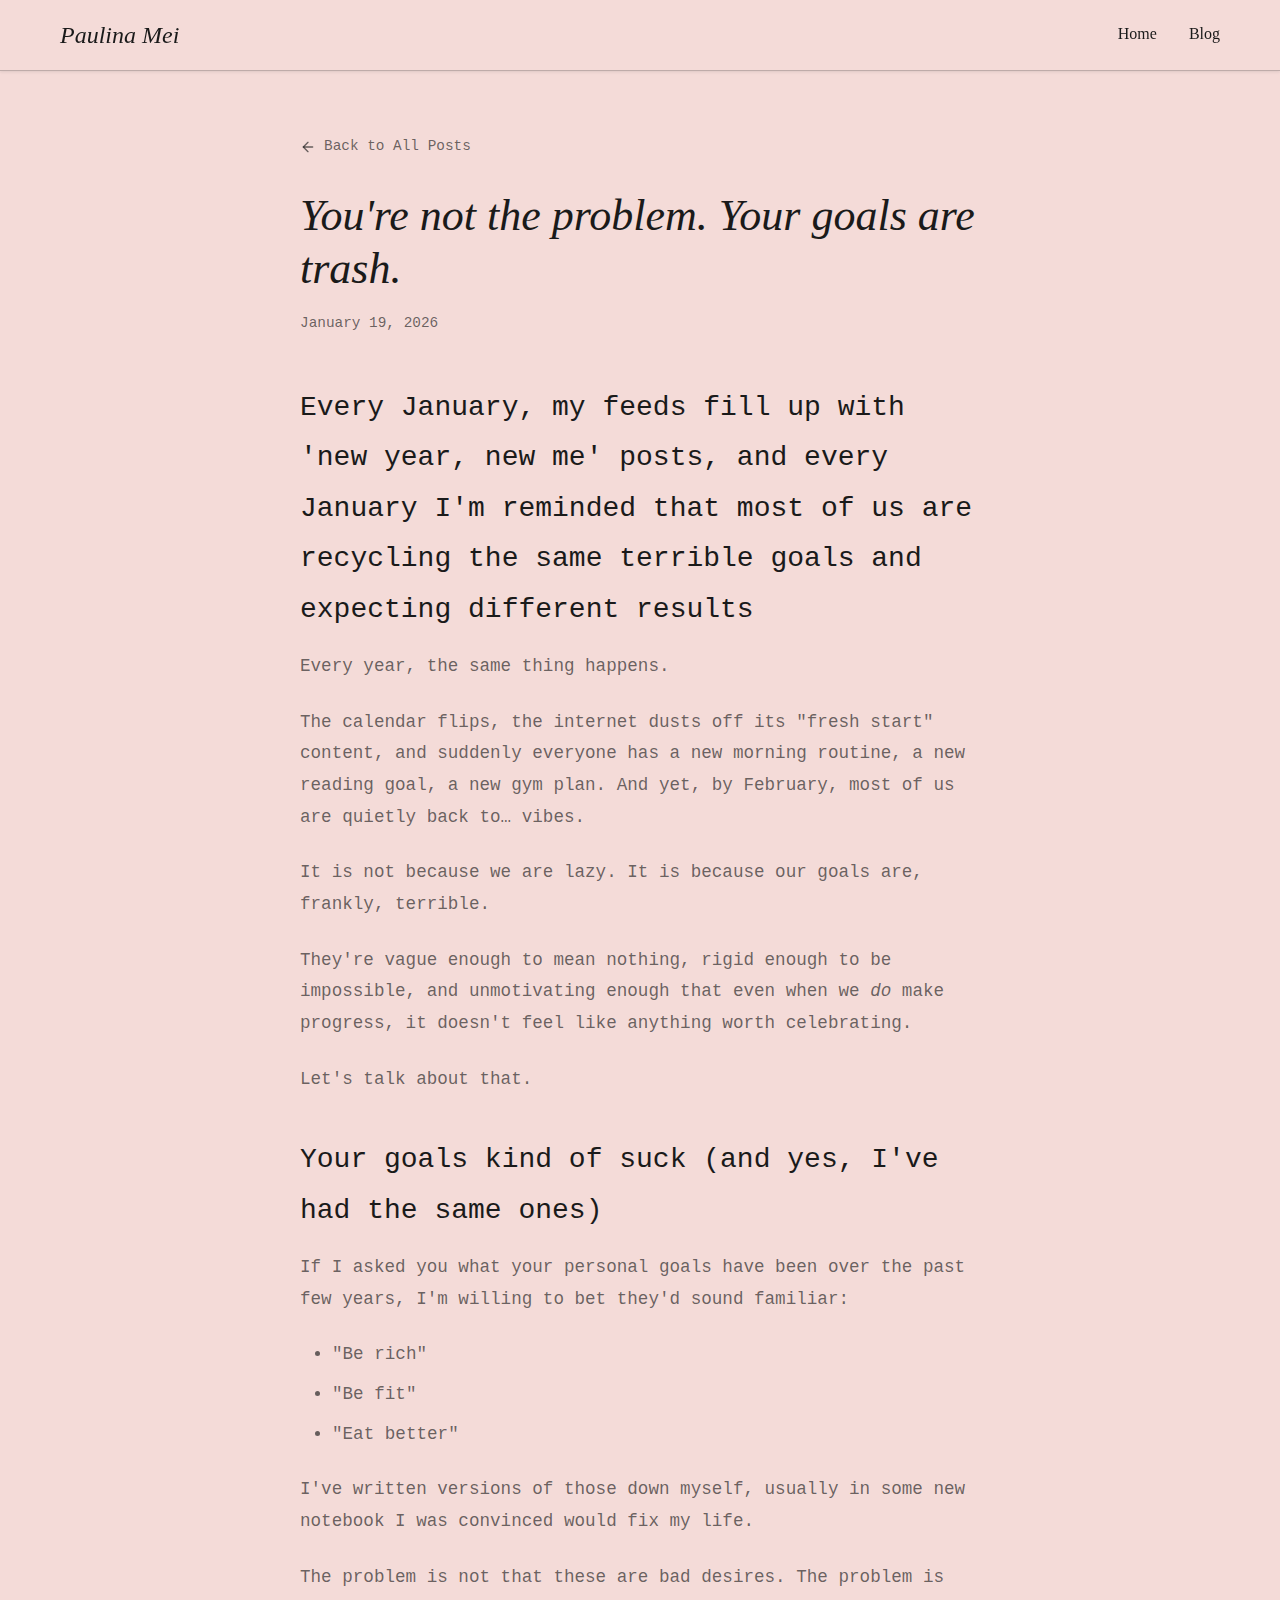
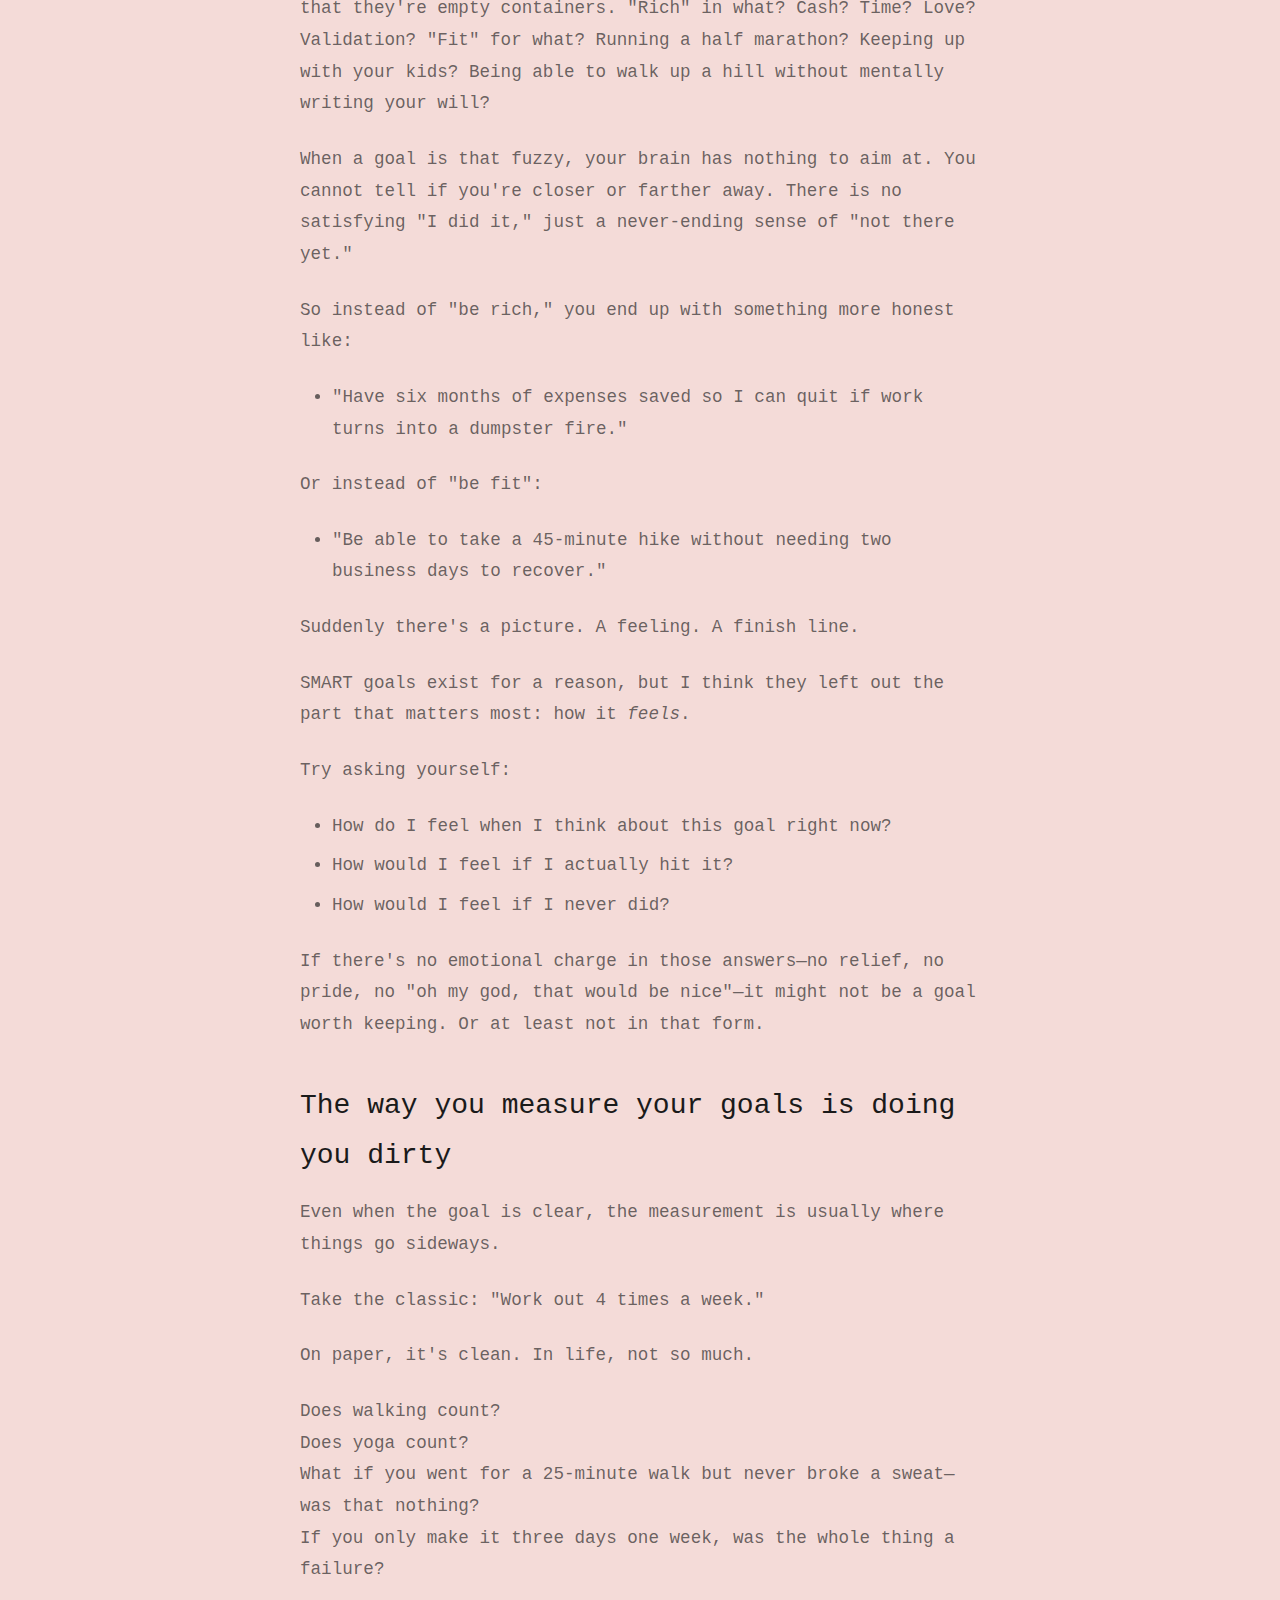
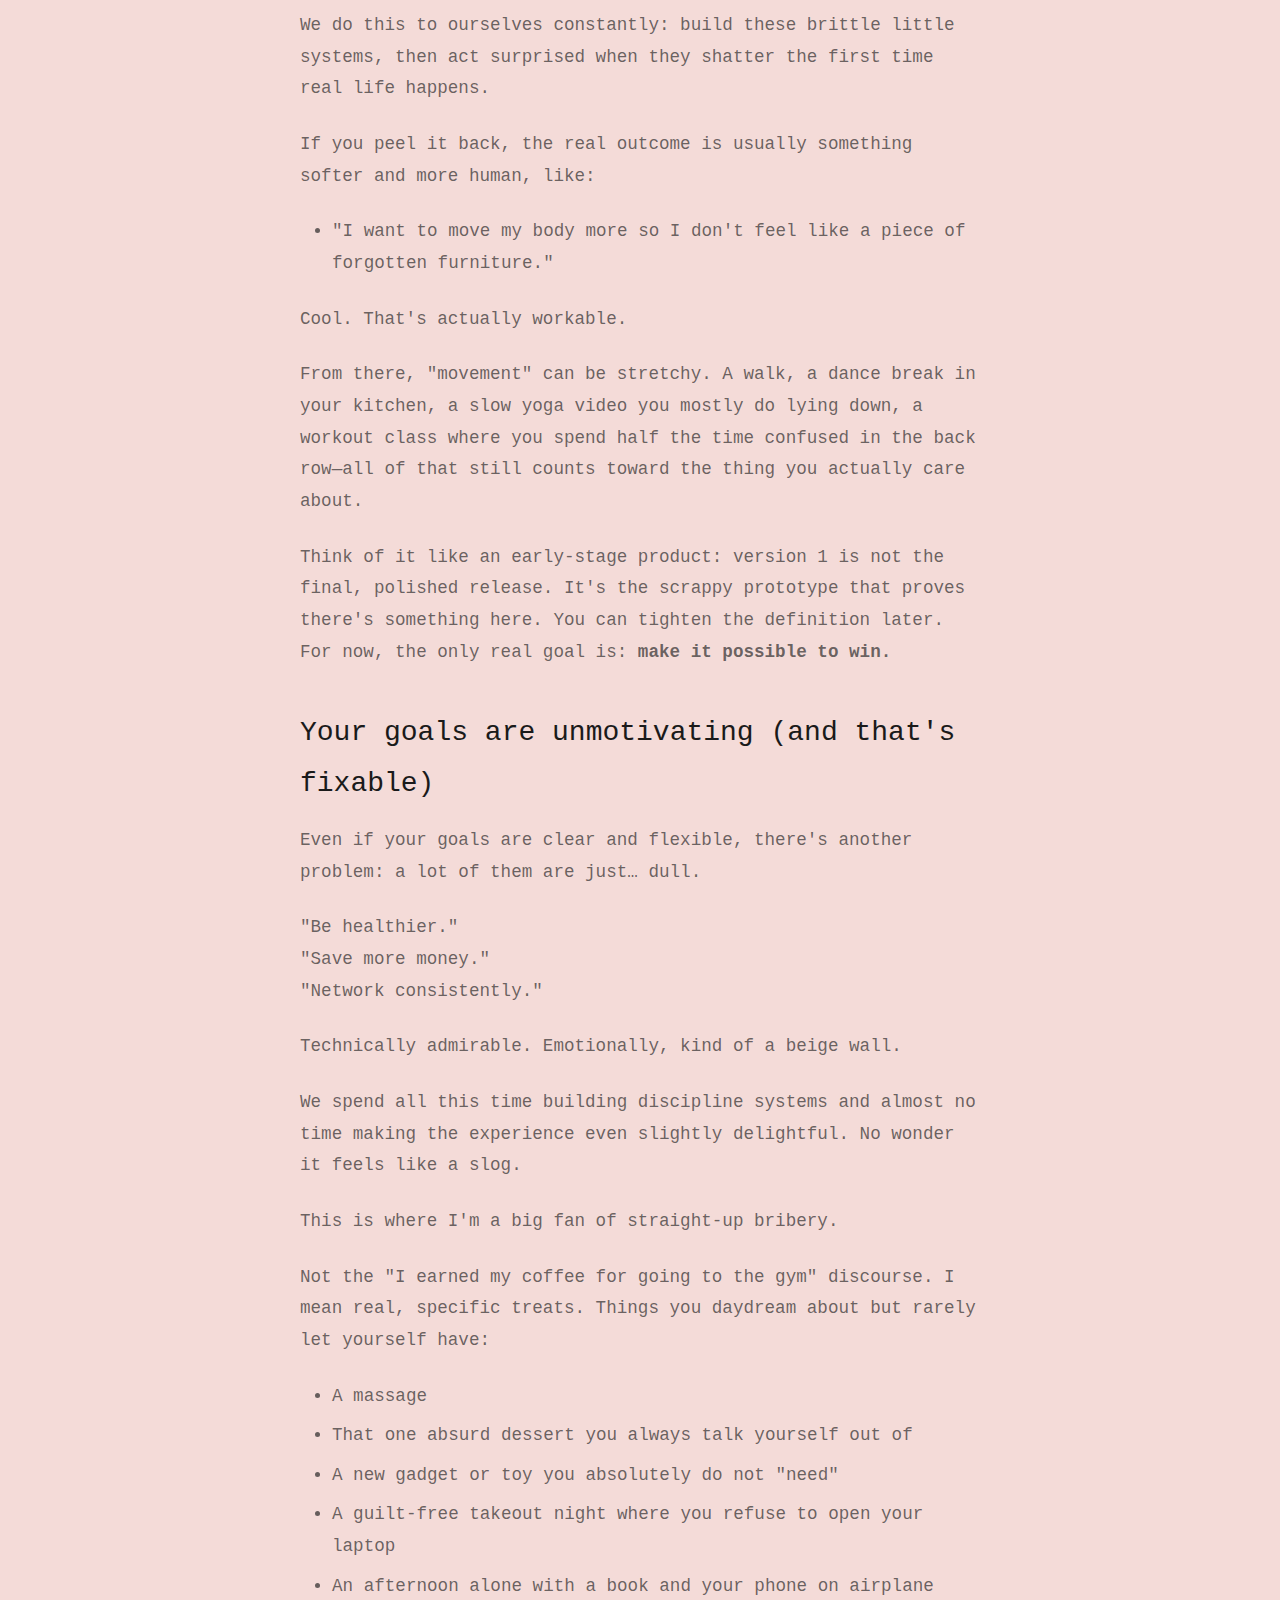
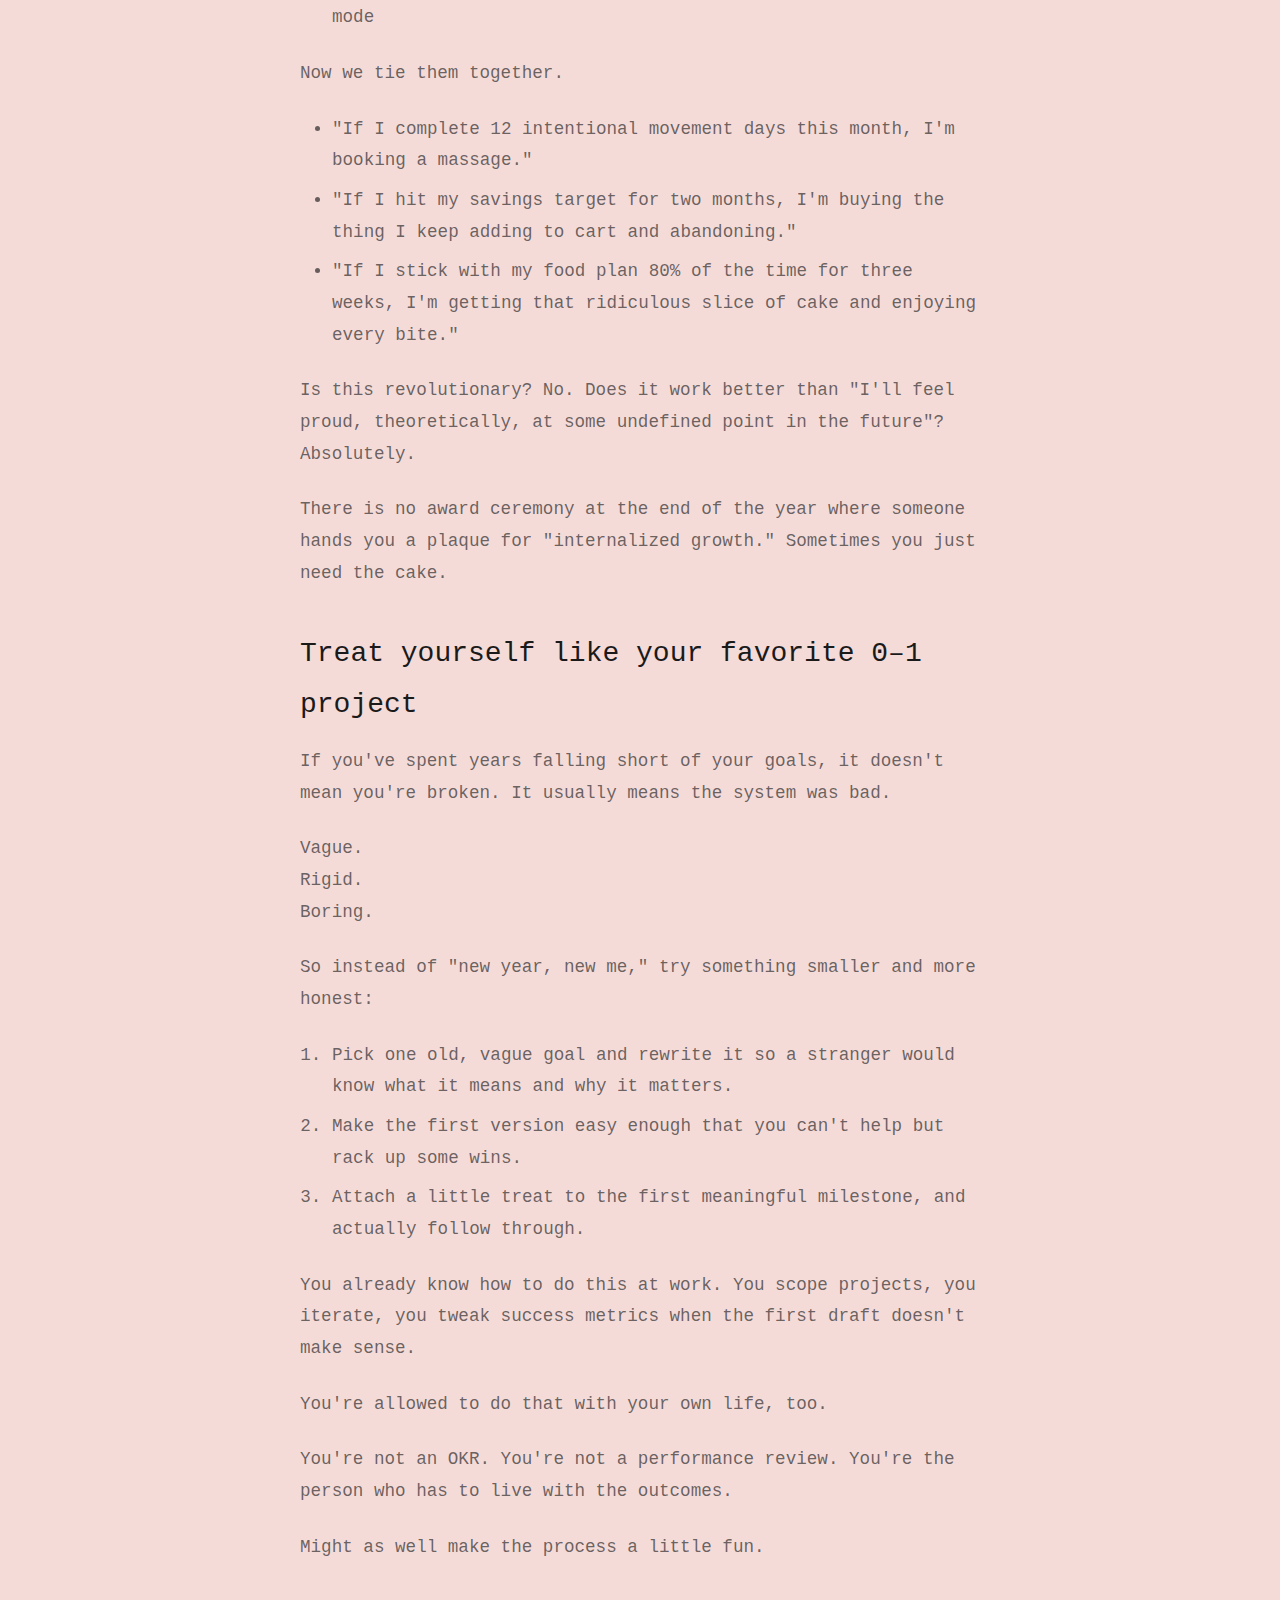
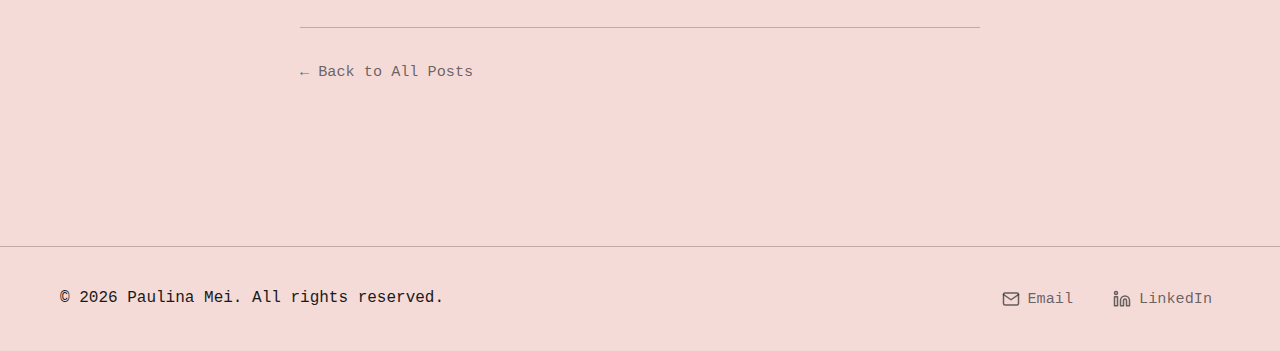
<file: articles/youre-not-the-problem-your-goals-are-trash.html>
<!DOCTYPE html>
<html lang="en">
<head>
    <meta charset="UTF-8">
    <meta name="viewport" content="width=device-width, initial-scale=1.0">
    <meta name="description" content="Your problem isn't 'motivation'—it's vague, rigid, boring goals, and you can fix that by rewriting what you measure and actually rewarding yourself along the way.">
    <title>You're not the problem. Your goals are trash. | Paulina Mei</title>

    <!-- Favicon -->
    <link rel="icon" type="image/svg+xml" href="../favicon.svg">

    <!-- Open Graph / Facebook -->
    <meta property="og:type" content="article">
    <meta property="og:url" content="https://paulinamei.com/articles/youre-not-the-problem-your-goals-are-trash.html">
    <meta property="og:title" content="You're not the problem. Your goals are trash.">
    <meta property="og:description" content="Your problem isn't 'motivation'—it's vague, rigid, boring goals, and you can fix that by rewriting what you measure and actually rewarding yourself along the way.">
    <meta property="og:image" content="https://paulinamei.com/profile.jpg">
    <meta property="article:published_time" content="2026-01-19T00:00:00Z">
    <meta property="article:author" content="Paulina Mei">

    <!-- Twitter -->
    <meta property="twitter:card" content="summary_large_image">
    <meta property="twitter:url" content="https://paulinamei.com/articles/youre-not-the-problem-your-goals-are-trash.html">
    <meta property="twitter:title" content="You're not the problem. Your goals are trash.">
    <meta property="twitter:description" content="Your problem isn't 'motivation'—it's vague, rigid, boring goals, and you can fix that by rewriting what you measure and actually rewarding yourself along the way.">
    <meta property="twitter:image" content="https://paulinamei.com/profile.jpg">

    <!-- Canonical URL -->
    <link rel="canonical" href="https://paulinamei.com/articles/youre-not-the-problem-your-goals-are-trash.html">

    <link rel="stylesheet" href="../styles.css">
</head>
<body>
    <!-- Navigation -->
    <nav class="navbar" role="navigation" aria-label="Main navigation">
        <div class="container">
            <a href="../index.html" class="logo">Paulina Mei</a>
            <ul class="nav-menu">
                <li><a href="../index.html" class="nav-link">Home</a></li>
                <li><a href="../writing.html" class="nav-link">Blog</a></li>
            </ul>
            <button class="hamburger" aria-label="Toggle navigation menu" aria-expanded="false">
                <span class="bar"></span>
                <span class="bar"></span>
                <span class="bar"></span>
            </button>
        </div>
    </nav>

    <!-- Article Content -->
    <article class="article-page">
        <div class="container">
            <header class="article-header">
                <a href="../writing.html" class="back-link">
                    <svg xmlns="http://www.w3.org/2000/svg" width="16" height="16" viewBox="0 0 24 24" fill="none" stroke="currentColor" stroke-width="2" stroke-linecap="round" stroke-linejoin="round">
                        <line x1="19" y1="12" x2="5" y2="12"></line>
                        <polyline points="12 19 5 12 12 5"></polyline>
                    </svg>
                    Back to All Posts
                </a>
                <h1 class="article-title">You're not the problem. Your goals are trash.</h1>
                <div class="article-meta">
                    <time datetime="2026-01-19">January 19, 2026</time>
                </div>
            </header>

            <div class="article-content">
                <h2>Every January, my feeds fill up with 'new year, new me' posts, and every January I'm reminded that most of us are recycling the same terrible goals and expecting different results</h2>

                <p>Every year, the same thing happens.</p>

                <p>The calendar flips, the internet dusts off its "fresh start" content, and suddenly everyone has a new morning routine, a new reading goal, a new gym plan. And yet, by February, most of us are quietly back to… vibes.</p>

                <p>It is not because we are lazy. It is because our goals are, frankly, terrible.</p>

                <p>They're vague enough to mean nothing, rigid enough to be impossible, and unmotivating enough that even when we <em>do</em> make progress, it doesn't feel like anything worth celebrating.</p>

                <p>Let's talk about that.</p>

                <h2>Your goals kind of suck (and yes, I've had the same ones)</h2>

                <p>If I asked you what your personal goals have been over the past few years, I'm willing to bet they'd sound familiar:</p>

                <ul>
                    <li>"Be rich"</li>
                    <li>"Be fit"</li>
                    <li>"Eat better"</li>
                </ul>

                <p>I've written versions of those down myself, usually in some new notebook I was convinced would fix my life.</p>

                <p>The problem is not that these are bad desires. The problem is that they're empty containers. "Rich" in what? Cash? Time? Love? Validation? "Fit" for what? Running a half marathon? Keeping up with your kids? Being able to walk up a hill without mentally writing your will?</p>

                <p>When a goal is that fuzzy, your brain has nothing to aim at. You cannot tell if you're closer or farther away. There is no satisfying "I did it," just a never-ending sense of "not there yet."</p>

                <p>So instead of "be rich," you end up with something more honest like:</p>

                <ul>
                    <li>"Have six months of expenses saved so I can quit if work turns into a dumpster fire."</li>
                </ul>

                <p>Or instead of "be fit":</p>

                <ul>
                    <li>"Be able to take a 45-minute hike without needing two business days to recover."</li>
                </ul>

                <p>Suddenly there's a picture. A feeling. A finish line.</p>

                <p>SMART goals exist for a reason, but I think they left out the part that matters most: how it <em>feels</em>.</p>

                <p>Try asking yourself:</p>

                <ul>
                    <li>How do I feel when I think about this goal right now?</li>
                    <li>How would I feel if I actually hit it?</li>
                    <li>How would I feel if I never did?</li>
                </ul>

                <p>If there's no emotional charge in those answers—no relief, no pride, no "oh my god, that would be nice"—it might not be a goal worth keeping. Or at least not in that form.</p>

                <h2>The way you measure your goals is doing you dirty</h2>

                <p>Even when the goal is clear, the measurement is usually where things go sideways.</p>

                <p>Take the classic: "Work out 4 times a week."</p>

                <p>On paper, it's clean. In life, not so much.</p>

                <p>Does walking count?<br>
                Does yoga count?<br>
                What if you went for a 25-minute walk but never broke a sweat—was that nothing?<br>
                If you only make it three days one week, was the whole thing a failure?</p>

                <p>We do this to ourselves constantly: build these brittle little systems, then act surprised when they shatter the first time real life happens.</p>

                <p>If you peel it back, the real outcome is usually something softer and more human, like:</p>

                <ul>
                    <li>"I want to move my body more so I don't feel like a piece of forgotten furniture."</li>
                </ul>

                <p>Cool. That's actually workable.</p>

                <p>From there, "movement" can be stretchy. A walk, a dance break in your kitchen, a slow yoga video you mostly do lying down, a workout class where you spend half the time confused in the back row—all of that still counts toward the thing you actually care about.</p>

                <p>Think of it like an early-stage product: version 1 is not the final, polished release. It's the scrappy prototype that proves there's something here. You can tighten the definition later. For now, the only real goal is: <strong>make it possible to win.</strong></p>

                <h2>Your goals are unmotivating (and that's fixable)</h2>

                <p>Even if your goals are clear and flexible, there's another problem: a lot of them are just… dull.</p>

                <p>"Be healthier."<br>
                "Save more money."<br>
                "Network consistently."</p>

                <p>Technically admirable. Emotionally, kind of a beige wall.</p>

                <p>We spend all this time building discipline systems and almost no time making the experience even slightly delightful. No wonder it feels like a slog.</p>

                <p>This is where I'm a big fan of straight-up bribery.</p>

                <p>Not the "I earned my coffee for going to the gym" discourse. I mean real, specific treats. Things you daydream about but rarely let yourself have:</p>

                <ul>
                    <li>A massage</li>
                    <li>That one absurd dessert you always talk yourself out of</li>
                    <li>A new gadget or toy you absolutely do not "need"</li>
                    <li>A guilt-free takeout night where you refuse to open your laptop</li>
                    <li>An afternoon alone with a book and your phone on airplane mode</li>
                </ul>

                <p>Now we tie them together.</p>

                <ul>
                    <li>"If I complete 12 intentional movement days this month, I'm booking a massage."</li>
                    <li>"If I hit my savings target for two months, I'm buying the thing I keep adding to cart and abandoning."</li>
                    <li>"If I stick with my food plan 80% of the time for three weeks, I'm getting that ridiculous slice of cake and enjoying every bite."</li>
                </ul>

                <p>Is this revolutionary? No. Does it work better than "I'll feel proud, theoretically, at some undefined point in the future"? Absolutely.</p>

                <p>There is no award ceremony at the end of the year where someone hands you a plaque for "internalized growth." Sometimes you just need the cake.</p>

                <h2>Treat yourself like your favorite 0–1 project</h2>

                <p>If you've spent years falling short of your goals, it doesn't mean you're broken. It usually means the system was bad.</p>

                <p>Vague.<br>
                Rigid.<br>
                Boring.</p>

                <p>So instead of "new year, new me," try something smaller and more honest:</p>

                <ol>
                    <li>Pick one old, vague goal and rewrite it so a stranger would know what it means and why it matters.</li>
                    <li>Make the first version easy enough that you can't help but rack up some wins.</li>
                    <li>Attach a little treat to the first meaningful milestone, and actually follow through.</li>
                </ol>

                <p>You already know how to do this at work. You scope projects, you iterate, you tweak success metrics when the first draft doesn't make sense.</p>

                <p>You're allowed to do that with your own life, too.</p>

                <p>You're not an OKR. You're not a performance review. You're the person who has to live with the outcomes.</p>

                <p>Might as well make the process a little fun.</p>
            </div>

            <footer class="article-footer">
                <a href="../writing.html" class="back-link-footer">← Back to All Posts</a>
            </footer>
        </div>
    </article>

    <!-- Footer -->
    <footer class="footer">
        <div class="container">
            <div class="footer-content">
                <p>&copy; <span id="currentYear"></span> Paulina Mei. All rights reserved.</p>
                <div class="social-links">
                    <a href="mailto:paulinaxmei@gmail.com" class="social-link" aria-label="Email Paulina Mei">
                        <svg xmlns="http://www.w3.org/2000/svg" width="18" height="18" viewBox="0 0 24 24" fill="none" stroke="currentColor" stroke-width="2" stroke-linecap="round" stroke-linejoin="round">
                            <path d="M4 4h16c1.1 0 2 .9 2 2v12c0 1.1-.9 2-2 2H4c-1.1 0-2-.9-2-2V6c0-1.1.9-2 2-2z"></path>
                            <polyline points="22,6 12,13 2,6"></polyline>
                        </svg>
                        Email
                    </a>
                    <a href="https://www.linkedin.com/in/paulinamei/" target="_blank" rel="noopener noreferrer" class="social-link" aria-label="LinkedIn Profile">
                        <svg xmlns="http://www.w3.org/2000/svg" width="18" height="18" viewBox="0 0 24 24" fill="none" stroke="currentColor" stroke-width="2" stroke-linecap="round" stroke-linejoin="round">
                            <path d="M16 8a6 6 0 0 1 6 6v7h-4v-7a2 2 0 0 0-2-2 2 2 0 0 0-2 2v7h-4v-7a6 6 0 0 1 6-6z"></path>
                            <rect x="2" y="9" width="4" height="12"></rect>
                            <circle cx="4" cy="4" r="2"></circle>
                        </svg>
                        LinkedIn
                    </a>
                </div>
            </div>
        </div>
    </footer>

    <script src="../auto-meta.js"></script>
    <script src="../script.js"></script>
    <script>
        // Auto-update copyright year
        document.getElementById('currentYear').textContent = new Date().getFullYear();
    </script>
</body>
</html>
</file>
<file: styles.css>
/* ===== CSS RESET & BASE STYLES ===== */
* {
    margin: 0;
    padding: 0;
    box-sizing: border-box;
}

:root {
    /* Color Palette - Warm Light Mode */
    --primary-color: #1a1a1a;
    --accent-warm: #d9beb9;
    --accent-dark: #634d4a;
    --accent-subtle: rgba(217, 190, 185, 0.2);
    --text-primary: #1a1a1a;
    --text-secondary: rgba(26, 26, 26, 0.65);
    --text-meta: rgba(26, 26, 26, 0.45);
    --bg-primary: rgb(244, 219, 216);
    --bg-secondary: rgb(240, 210, 206);
    --bg-tertiary: rgb(236, 200, 196);
    --border-color: rgba(26, 26, 26, 0.25);
    --shadow-sm: 0 1px 3px 0 rgba(26, 26, 26, 0.1);
    --shadow-md: 0 2px 8px 0 rgba(26, 26, 26, 0.15);
    --shadow-lg: 0 4px 12px 0 rgba(26, 26, 26, 0.2);
    --shadow-xl: 0 8px 20px 0 rgba(26, 26, 26, 0.25);

    /* Typography */
    --font-primary: 'Cormorant Garamond', serif;
    --font-mono: 'JetBrains Mono', monospace;
    --font-sans: 'JetBrains Mono', monospace;
    --transition: all 0.1s ease;
}

html {
    scroll-behavior: smooth;
}

body {
    font-family: var(--font-sans);
    line-height: 1.6;
    color: var(--text-primary);
    background-color: var(--bg-primary);
}

/* ===== UTILITIES ===== */
.container {
    max-width: 1200px;
    margin: 0 auto;
    padding: 0 20px;
}

.section-title {
    font-size: 2.5rem;
    font-weight: 700;
    text-align: center;
    margin-bottom: 3rem;
    color: var(--text-primary);
}

/* ===== NAVIGATION ===== */
.navbar {
    background-color: var(--bg-primary);
    padding: 1rem 0;
    position: sticky;
    top: 0;
    z-index: 1000;
    box-shadow: var(--shadow-sm);
    border-bottom: 1px solid var(--border-color);
}

.navbar .container {
    display: flex;
    justify-content: space-between;
    align-items: center;
}

.logo {
    font-size: 1.5rem;
    font-weight: 400;
    color: var(--text-primary);
    text-decoration: none;
    transition: var(--transition);
    font-family: var(--font-primary);
    font-style: italic;
}

.logo:hover,
.logo:focus {
    color: var(--accent-dark);
    outline: none;
}

.nav-menu {
    display: flex;
    list-style: none;
    gap: 2rem;
}

.nav-link {
    text-decoration: none;
    color: var(--text-primary);
    font-weight: 400;
    transition: var(--transition);
    padding: 0.5rem 0;
    border-bottom: 2px solid transparent;
    font-family: var(--font-primary);
}

.nav-link:hover,
.nav-link:focus {
    color: var(--accent-dark);
    border-bottom-color: var(--accent-dark);
    outline: none;
}

.hamburger {
    display: none;
    flex-direction: column;
    background: transparent;
    border: none;
    cursor: pointer;
    padding: 0.5rem;
}

.hamburger .bar {
    width: 25px;
    height: 3px;
    background-color: var(--text-primary);
    margin: 3px 0;
    transition: var(--transition);
    border-radius: 3px;
}

/* ===== MAIN SECTION ===== */
.main-section {
    background-color: var(--bg-primary);
    color: var(--text-primary);
    padding: 6rem 0 8rem;
    min-height: 80vh;
}

/* Remove container padding for main section to minimize spacing */
.main-section .container {
    padding: 0;
}

.main-header {
    max-width: 1100px;
    margin: 0 auto 3rem;
    text-align: center;
}

.main-header h1 {
    font-size: 2.75rem;
    font-weight: 400;
    margin-bottom: 0.75rem;
    letter-spacing: -0.02em;
    color: var(--text-primary);
}

.wave {
    display: inline-block;
    animation: wave-animation 2.5s ease-in-out infinite;
}

@keyframes wave-animation {
    0%, 100% { transform: rotate(0deg); }
    10%, 30% { transform: rotate(14deg); }
    20% { transform: rotate(-8deg); }
    40% { transform: rotate(-4deg); }
    50% { transform: rotate(10deg); }
    60% { transform: rotate(0deg); }
}

.subtitle {
    font-size: 1.15rem;
    color: var(--text-secondary);
    font-weight: 400;
}

/* Flexbox layout: 550px image + 3rem gap + flexible text column */
.main-content {
    max-width: 950px;
    margin: 0 auto;
    display: flex;
    gap: 3rem;  /* Space between image and text */
    align-items: start;
}

.profile-image {
    position: sticky;
    top: 6rem;
    flex-shrink: 0;  /* Prevent image from shrinking */
}

/* Profile image: 550px wide, maintains natural aspect ratio */
.main-section .profile-pic {
    width: 550px;
    height: auto;  /* Maintains aspect ratio */
    border-radius: 2px;
    object-fit: cover;
    box-shadow: var(--shadow-md);
}

.main-text {
    flex: 1;  /* Takes remaining space */
}

.bio {
    margin-bottom: 3rem;
}

.bio p {
    font-size: 1.05rem;
    line-height: 1.8;
    color: var(--text-secondary);
    margin-bottom: 1.5rem;
}

.btn {
    display: inline-block;
    padding: 0.875rem 2rem;
    background-color: var(--text-primary);
    color: var(--bg-primary);
    text-decoration: none;
    border-radius: 2px;
    font-weight: 600;
    font-size: 0.9rem;
    letter-spacing: 0.03em;
    text-transform: uppercase;
    transition: var(--transition);
    border: none;
    font-family: var(--font-mono);
}

.btn:hover,
.btn:focus {
    background-color: var(--accent-dark);
    outline: none;
}

.btn-secondary {
    background-color: transparent;
    color: var(--text-primary);
    border: 1px solid var(--border-color);
}

.btn-secondary:hover,
.btn-secondary:focus {
    background-color: var(--bg-secondary);
    border-color: var(--accent-dark);
}

/* ===== ABOUT SECTION ===== */
.about {
    padding: 6rem 0;
    background-color: var(--bg-primary);
}

.about-content {
    display: grid;
    grid-template-columns: 1fr 2fr;
    gap: 4rem;
    align-items: center;
}

.about-image {
    text-align: center;
}

.profile-pic {
    width: 100%;
    max-width: 300px;
    height: auto;
    border-radius: 2px;
    box-shadow: var(--shadow-md);
    border: none;
}

.about-text h3 {
    font-size: 2rem;
    margin-bottom: 1.5rem;
    color: var(--text-primary);
    font-family: var(--font-primary);
    font-style: italic;
}

.about-text p {
    font-size: 1.1rem;
    line-height: 1.8;
    color: var(--text-secondary);
    margin-bottom: 1.5rem;
}

.about-stats {
    display: grid;
    grid-template-columns: repeat(3, 1fr);
    gap: 2rem;
    margin-top: 2rem;
}

.stat {
    text-align: center;
    padding: 1.5rem;
    background-color: var(--accent-pink-subtle);
    border-radius: 2px;
    transition: var(--transition);
    border: 1px solid var(--border-color);
}

.stat:hover {
    border-color: var(--accent-dark);
}

.stat h4 {
    font-size: 1.5rem;
    color: var(--text-primary);
    margin-bottom: 0.5rem;
    font-weight: 400;
    font-family: var(--font-primary);
}

.stat p {
    color: var(--text-secondary);
    font-size: 0.875rem;
}

/* ===== RESUME DOWNLOAD ===== */
.resume-download {
    margin-top: 2rem;
    text-align: center;
}

.btn-download {
    display: inline-flex;
    align-items: center;
    gap: 0.75rem;
}

.btn-download svg {
    flex-shrink: 0;
}

.resume-section {
    margin-bottom: 4rem;
}

.resume-subtitle {
    font-size: 1.75rem;
    margin-bottom: 2rem;
    color: var(--text-primary);
    border-left: 3px solid var(--text-primary);
    padding-left: 1rem;
    font-weight: 400;
    font-family: var(--font-primary);
}

.timeline {
    position: relative;
    padding-left: 2rem;
}

.timeline::before {
    content: '';
    position: absolute;
    left: 0;
    top: 0;
    bottom: 0;
    width: 1px;
    background-color: var(--border-color);
}

.timeline-item {
    position: relative;
    margin-bottom: 2rem;
    padding-left: 2rem;
}

.timeline-item::before {
    content: '';
    position: absolute;
    left: -0.3rem;
    top: 0.5rem;
    width: 8px;
    height: 8px;
    border-radius: 50%;
    background-color: var(--text-primary);
    border: 2px solid var(--bg-secondary);
}

.timeline-date {
    font-size: 0.9rem;
    color: var(--text-secondary);
    font-weight: 600;
    margin-bottom: 0.5rem;
}

.timeline-content h4 {
    font-size: 1.5rem;
    margin-bottom: 0.5rem;
    color: var(--text-primary);
}

.company {
    color: var(--text-primary);
    font-weight: 600;
    margin-bottom: 0.5rem;
    display: block;
    font-family: var(--font-mono);
}

.timeline-content p {
    color: var(--text-secondary);
    line-height: 1.8;
}

/* ===== SKILLS ===== */
.skills-grid {
    display: grid;
    grid-template-columns: repeat(auto-fit, minmax(300px, 1fr));
    gap: 2rem;
}

.skill-category h4 {
    font-size: 1.3rem;
    margin-bottom: 1rem;
    color: var(--text-primary);
}

.skill-tags {
    display: flex;
    flex-wrap: wrap;
    gap: 0.75rem;
}

.skill-tag {
    display: inline-block;
    padding: 0.5rem 1rem;
    background-color: var(--bg-primary);
    color: var(--text-primary);
    border-radius: 2px;
    font-size: 0.875rem;
    border: 1px solid var(--border-color);
    transition: var(--transition);
}

.skill-tag:hover {
    background-color: var(--accent-subtle);
    border-color: var(--accent-dark);
}

/* ===== BLOG SECTION ===== */
.blog {
    padding: 6rem 0;
    background-color: var(--bg-primary);
    border-top: 1px solid var(--border-color);
}

.blog .container {
    max-width: 800px;
}

.blog-list {
    display: flex;
    flex-direction: column;
    gap: 0;
}

.blog-item {
    border-bottom: 1px solid var(--border-color);
}

.blog-link {
    display: flex;
    justify-content: space-between;
    align-items: center;
    gap: 2rem;
    padding: 2rem 0;
    text-decoration: none;
    transition: var(--transition);
}

.blog-link:hover {
    padding-left: 1rem;
}

.blog-link:hover .blog-info h3 {
    color: var(--accent-dark);
}

.blog-info {
    flex: 1;
}

.blog-info h3 {
    font-size: 1.25rem;
    font-weight: 500;
    color: var(--text-primary);
    margin-bottom: 0.5rem;
    transition: var(--transition);
    font-family: var(--font-primary);
    font-style: italic;
}

.blog-info p {
    font-size: 0.95rem;
    line-height: 1.6;
    color: var(--text-secondary);
}

.blog-date {
    font-size: 0.875rem;
    color: var(--text-secondary);
    white-space: nowrap;
    font-weight: 500;
}

.view-all-container {
    margin-top: 3rem;
    text-align: center;
}

/* ===== WRITING ARCHIVE PAGE ===== */
.writing-archive {
    padding: 4rem 0 6rem;
    background-color: var(--bg-primary);
    min-height: 80vh;
}

.writing-archive .container {
    max-width: 800px;
}

.page-title {
    font-size: 2.5rem;
    font-weight: 400;
    margin-bottom: 3rem;
    text-align: center;
    color: var(--text-primary);
    font-family: var(--font-mono);
    text-transform: uppercase;
}

.search-container {
    position: relative;
    margin-bottom: 3rem;
}

.search-input {
    width: 100%;
    padding: 1rem 1rem 1rem 3rem;
    font-size: 1rem;
    background-color: var(--bg-secondary);
    border: 1px solid var(--border-color);
    border-radius: 2px;
    color: var(--text-primary);
    transition: var(--transition);
    font-family: var(--font-sans);
}

.search-input:focus {
    outline: none;
    border-color: var(--text-primary);
}

.search-input::placeholder {
    color: var(--text-secondary);
}

.search-icon {
    position: absolute;
    left: 1rem;
    top: 50%;
    transform: translateY(-50%);
    color: var(--text-secondary);
    pointer-events: none;
}

.no-results {
    text-align: center;
    padding: 4rem 2rem;
    color: var(--text-secondary);
    font-size: 1.1rem;
}

.loading-indicator {
    text-align: center;
    padding: 3rem 2rem;
    color: var(--text-secondary);
}

.loading-spinner {
    width: 40px;
    height: 40px;
    margin: 0 auto 1rem;
    border: 3px solid var(--border-color);
    border-top-color: var(--text-primary);
    border-radius: 50%;
    animation: spin 1s linear infinite;
}

@keyframes spin {
    to {
        transform: rotate(360deg);
    }
}

.loading-indicator p {
    font-size: 0.95rem;
}

/* ===== ARTICLE PAGE ===== */
.article-page {
    padding: 4rem 0 6rem;
    background-color: var(--bg-primary);
}

.article-page .container {
    max-width: 720px;
}

.article-header {
    margin-bottom: 3rem;
}

.back-link {
    display: inline-flex;
    align-items: center;
    gap: 0.5rem;
    color: var(--text-secondary);
    text-decoration: none;
    font-size: 0.9rem;
    margin-bottom: 2rem;
    transition: var(--transition);
}

.back-link:hover,
.back-link:focus {
    color: var(--accent-dark);
}

.back-link svg {
    flex-shrink: 0;
}

.article-title {
    font-size: 2.75rem;
    font-weight: 400;
    line-height: 1.2;
    margin-bottom: 1rem;
    color: var(--text-primary);
    font-family: var(--font-primary);
    font-style: italic;
}

.article-meta {
    display: flex;
    gap: 1.5rem;
    font-size: 0.9rem;
    color: var(--text-secondary);
}

.article-meta time,
.article-meta .reading-time {
    display: flex;
    align-items: center;
}

.article-content {
    font-size: 1.1rem;
    line-height: 1.8;
    color: var(--text-secondary);
}

.article-lead {
    font-size: 1.3rem;
    line-height: 1.7;
    color: var(--text-primary);
    margin-bottom: 2.5rem;
}

.article-content h2 {
    font-size: 1.75rem;
    font-weight: 500;
    color: var(--text-primary);
    margin-top: 2.5rem;
    margin-bottom: 1rem;
}

.article-content h3 {
    font-size: 1.4rem;
    font-weight: 500;
    color: var(--text-primary);
    margin-top: 2rem;
    margin-bottom: 0.75rem;
}

.article-content p {
    margin-bottom: 1.5rem;
}

.article-content ul,
.article-content ol {
    margin-bottom: 1.5rem;
    padding-left: 2rem;
}

.article-content li {
    margin-bottom: 0.5rem;
}

.article-content a {
    color: var(--accent-dark);
    text-decoration: none;
    border-bottom: 1px solid var(--accent-dark);
    transition: var(--transition);
}

.article-content a:hover,
.article-content a:focus {
    border-bottom-color: transparent;
}

.article-footer {
    margin-top: 4rem;
    padding-top: 2rem;
    border-top: 1px solid var(--border-color);
}

.back-link-footer {
    display: inline-flex;
    align-items: center;
    gap: 0.5rem;
    color: var(--text-secondary);
    text-decoration: none;
    font-size: 0.95rem;
    transition: var(--transition);
}

.back-link-footer:hover,
.back-link-footer:focus {
    color: var(--accent-dark);
}

/* ===== 404 ERROR PAGE ===== */
.error-page {
    padding: 8rem 0;
    min-height: 70vh;
    display: flex;
    align-items: center;
    background-color: var(--bg-primary);
}

.error-content {
    text-align: center;
    max-width: 600px;
    margin: 0 auto;
}

.error-code {
    font-size: 8rem;
    font-weight: 700;
    color: var(--text-primary);
    line-height: 1;
    margin-bottom: 1rem;
    letter-spacing: -0.05em;
    font-family: var(--font-primary);
}

.error-title {
    font-size: 2.5rem;
    font-weight: 400;
    color: var(--text-primary);
    margin-bottom: 1.5rem;
}

.error-message {
    font-size: 1.15rem;
    line-height: 1.7;
    color: var(--text-secondary);
    margin-bottom: 3rem;
}

.error-actions {
    display: flex;
    gap: 1rem;
    justify-content: center;
    flex-wrap: wrap;
}

/* ===== FOOTER ===== */
.footer {
    background-color: var(--bg-primary);
    color: var(--text-primary);
    padding: 2rem 0;
    margin-top: 4rem;
    border-top: 1px solid var(--border-color);
}

.footer-content {
    display: flex;
    justify-content: space-between;
    align-items: center;
}

.social-links {
    display: flex;
    gap: 1.5rem;
}

.social-link {
    display: inline-flex;
    align-items: center;
    gap: 0.5rem;
    color: var(--text-secondary);
    text-decoration: none;
    transition: var(--transition);
    padding: 0.5rem;
    font-size: 0.95rem;
}

.social-link:hover,
.social-link:focus {
    color: var(--accent-dark);
    outline: none;
}

.social-link svg {
    flex-shrink: 0;
}

/* ===== ANIMATIONS ===== */
@keyframes fadeInUp {
    from {
        opacity: 0;
        transform: translateY(30px);
    }
    to {
        opacity: 1;
        transform: translateY(0);
    }
}

/* ===== RESPONSIVE DESIGN ===== */

/* Tablets */
@media (max-width: 768px) {
    .section-title {
        font-size: 2rem;
    }

    .main-header h1 {
        font-size: 2.25rem;
    }

    .main-content {
        flex-direction: column;
        gap: 2.5rem;
        align-items: center;
    }

    .profile-image {
        position: static;
        width: 100%;
        display: flex;
        justify-content: center;
        align-items: center;
    }

    .main-section .profile-pic {
        width: 100%;
        max-width: 400px;
    }

    .main-text {
        width: 100%;
        padding: 0 1.5rem;
    }

    .blog-link {
        flex-direction: column;
        align-items: flex-start;
        gap: 1rem;
    }

    .blog-date {
        order: -1;
        font-size: 0.8rem;
    }

    .footer-content {
        flex-direction: column;
        gap: 1rem;
        text-align: center;
    }

    .error-code {
        font-size: 6rem;
    }

    .error-title {
        font-size: 2rem;
    }

    .error-message {
        font-size: 1rem;
    }
}

/* Mobile */
@media (max-width: 480px) {
    .hamburger {
        display: flex;
    }

    .nav-menu {
        position: fixed;
        left: -100%;
        top: 70px;
        flex-direction: column;
        background-color: var(--bg-primary);
        width: 100%;
        text-align: center;
        transition: var(--transition);
        box-shadow: var(--shadow-lg);
        padding: 2rem 0;
        gap: 0;
    }

    .nav-menu.active {
        left: 0;
    }

    .nav-menu li {
        margin: 1rem 0;
    }

    .main-section {
        padding: 3rem 0 4rem;
    }

    .main-header h1 {
        font-size: 2rem;
    }

    .subtitle {
        font-size: 1rem;
    }

    .main-content {
        flex-direction: column;
        gap: 2rem;
        align-items: center;
    }

    .profile-image {
        position: static;
        width: 100%;
        display: flex;
        justify-content: center;
        align-items: center;
    }

    .main-section .profile-pic {
        width: 100%;
        max-width: 280px;
    }

    .main-text {
        width: 100%;
        padding: 0 1rem;
    }

    .bio p {
        font-size: 1rem;
    }

    .blog {
        padding: 3rem 0;
    }

    .blog-link {
        padding: 1.5rem 0;
        flex-direction: column;
        align-items: flex-start;
        gap: 0.75rem;
    }

    .blog-link:hover {
        padding-left: 0;
    }

    .blog-date {
        order: -1;
        font-size: 0.75rem;
    }

    .blog-info h3 {
        font-size: 1.1rem;
    }

    .blog-info p {
        font-size: 0.9rem;
    }

    .section-title {
        font-size: 1.75rem;
    }

    .footer-content {
        flex-direction: column;
        gap: 1rem;
    }

    .article-title {
        font-size: 2rem;
    }

    .article-content {
        font-size: 1rem;
    }

    .article-lead {
        font-size: 1.15rem;
    }

    .article-content h2 {
        font-size: 1.5rem;
    }

    .article-content h3 {
        font-size: 1.25rem;
    }

    .error-code {
        font-size: 4.5rem;
    }

    .error-title {
        font-size: 1.75rem;
    }

    .error-actions {
        flex-direction: column;
        width: 100%;
    }

    .error-actions .btn {
        width: 100%;
        justify-content: center;
    }
}

/* ===== ACCESSIBILITY ===== */

/* Focus visible styles for keyboard navigation */
*:focus-visible {
    outline: 2px solid var(--text-primary);
    outline-offset: 2px;
}

/* Ensure sufficient color contrast */
@media (prefers-contrast: high) {
    :root {
        --primary-color: #1a1a1a;
        --text-secondary: rgba(26, 26, 26, 0.8);
        --accent-dark: #3a2d2a;
    }
}

/* Reduced motion for users who prefer it */
@media (prefers-reduced-motion: reduce) {
    *,
    *::before,
    *::after {
        animation-duration: 0.01ms !important;
        animation-iteration-count: 1 !important;
        transition-duration: 0.01ms !important;
        scroll-behavior: auto !important;
    }
}
</file>
